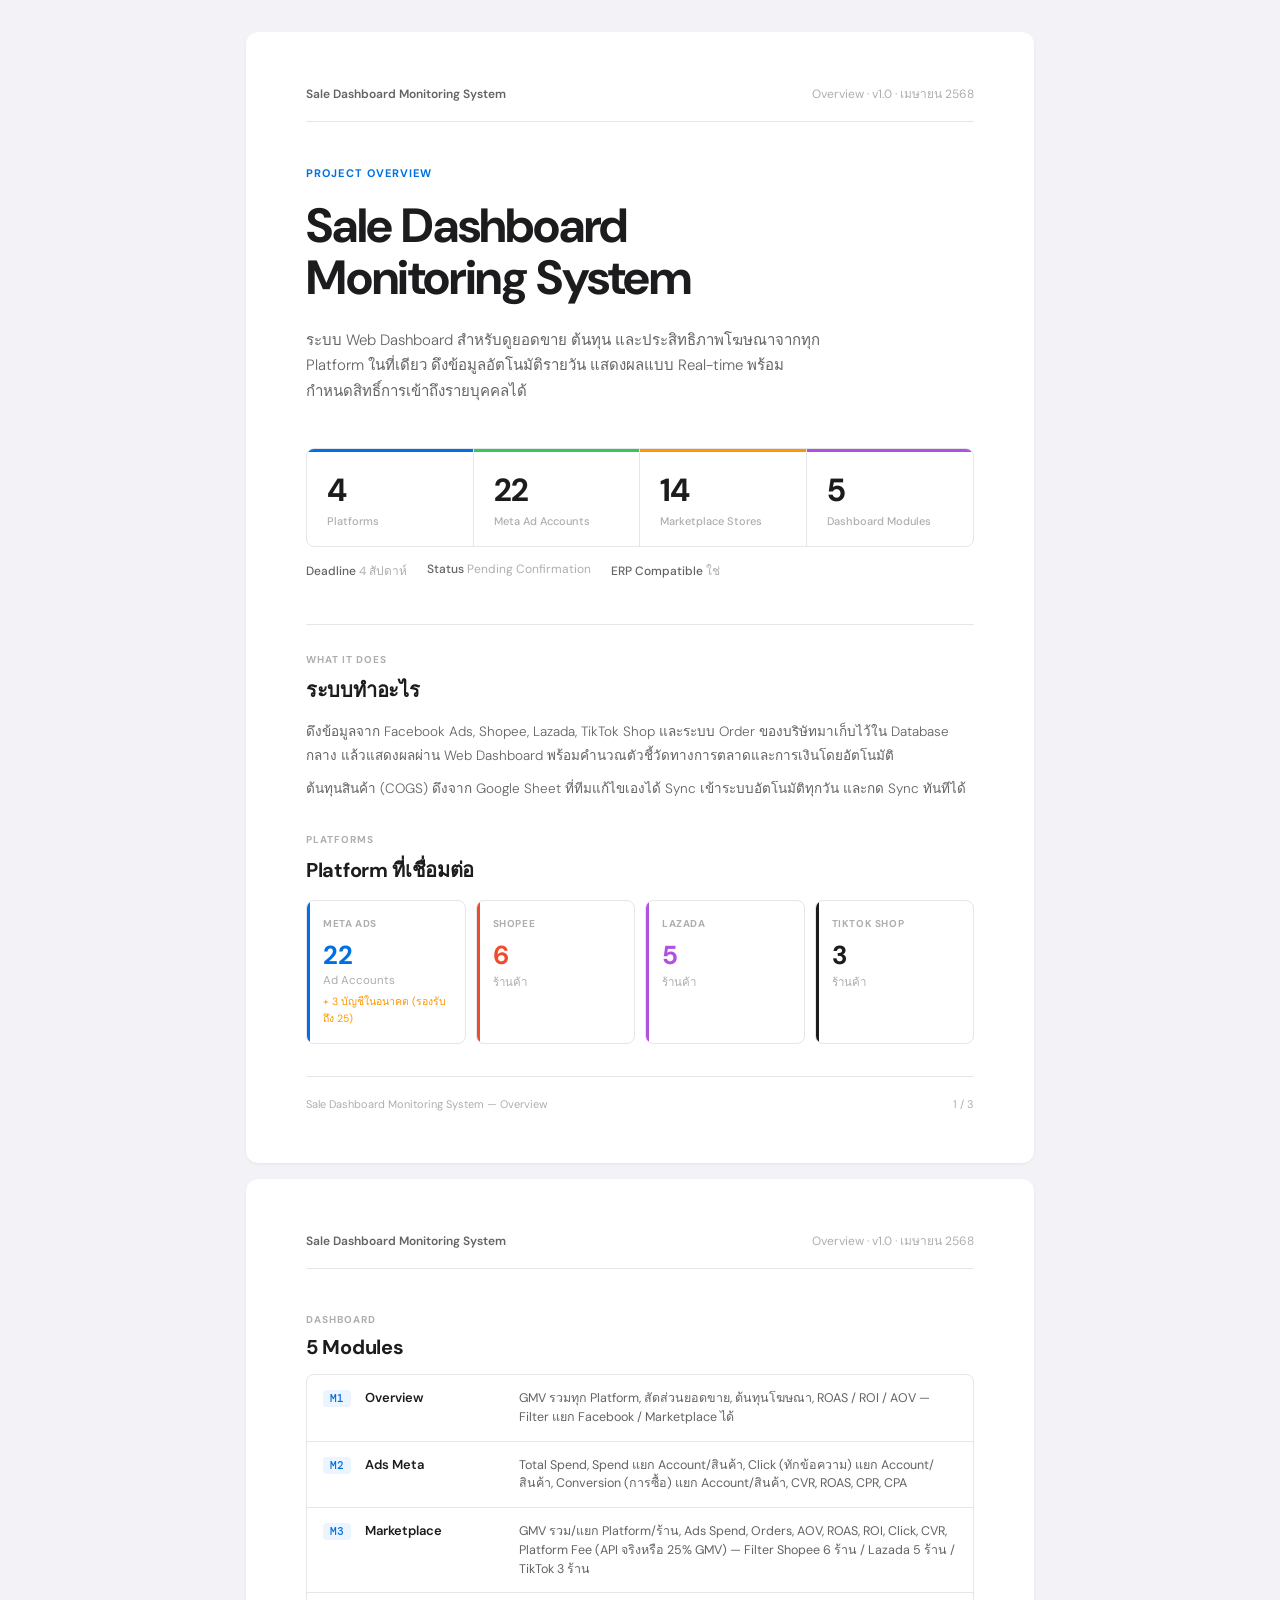
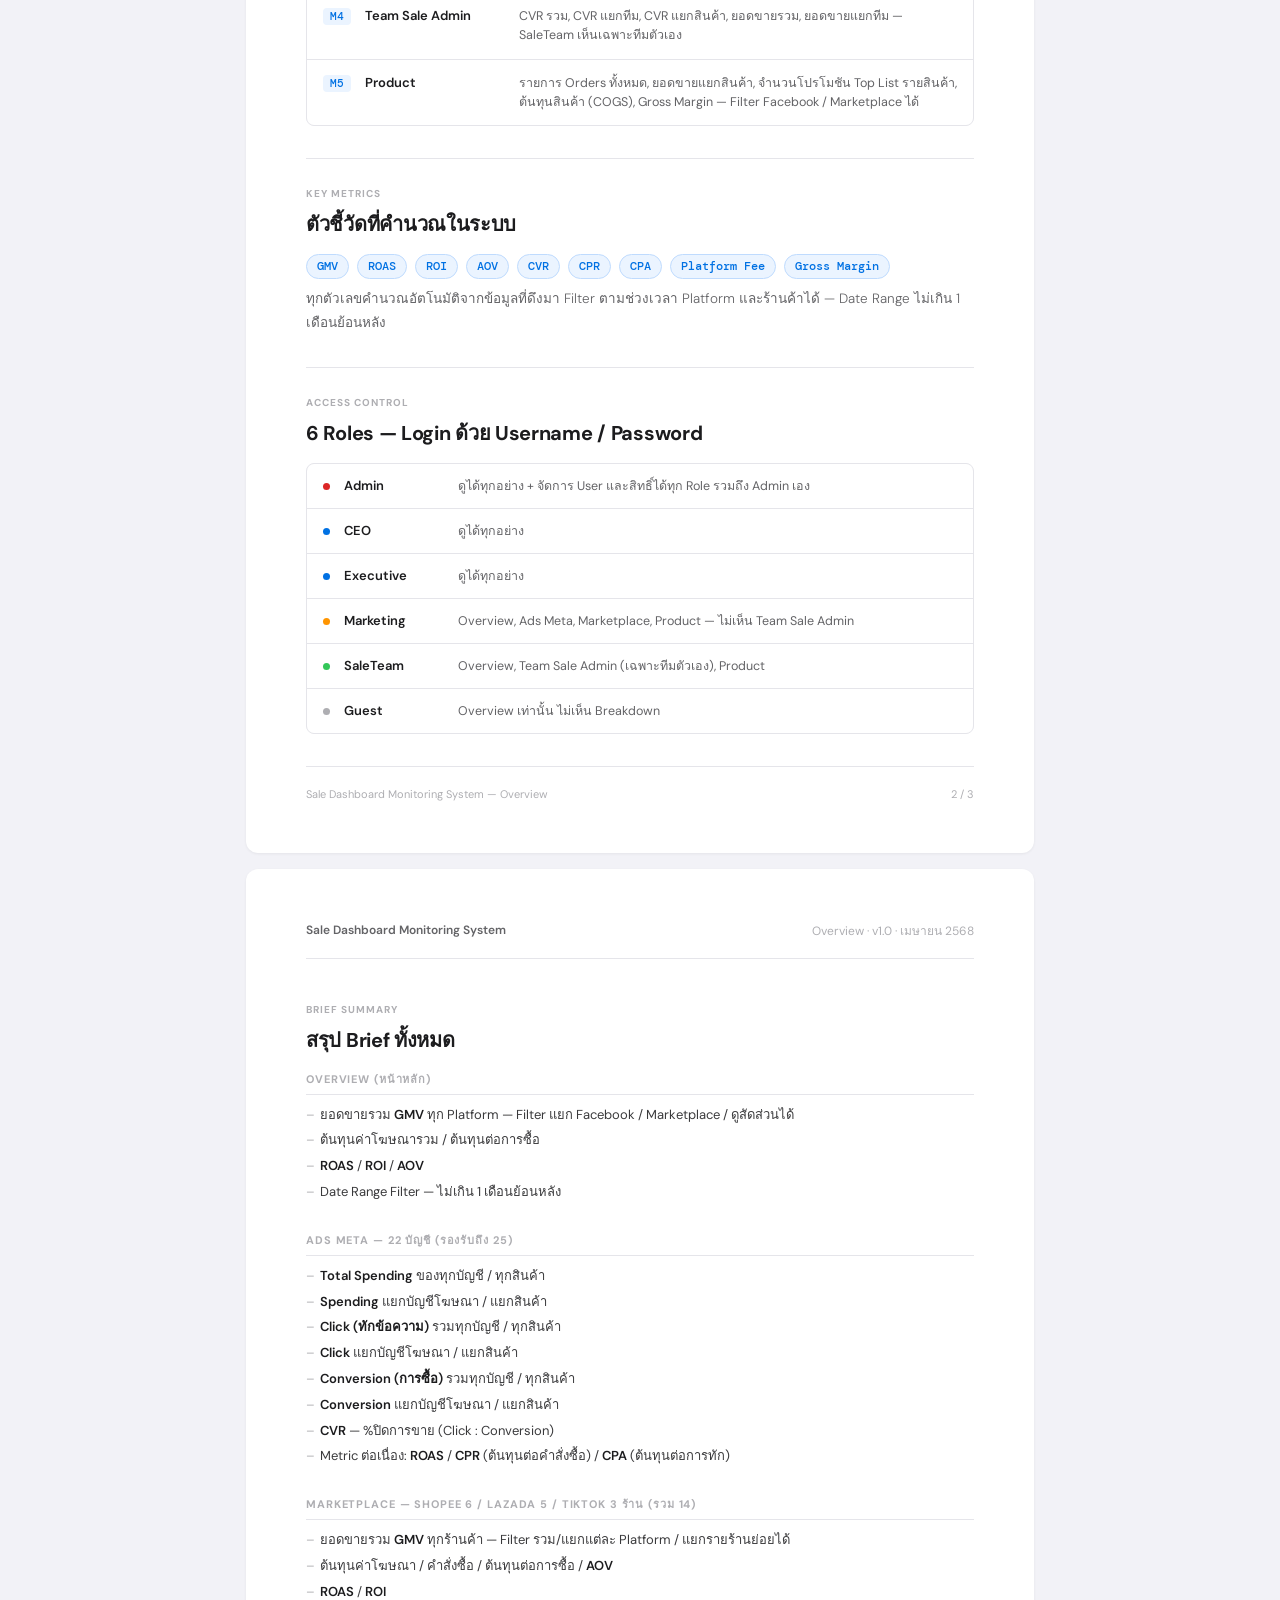
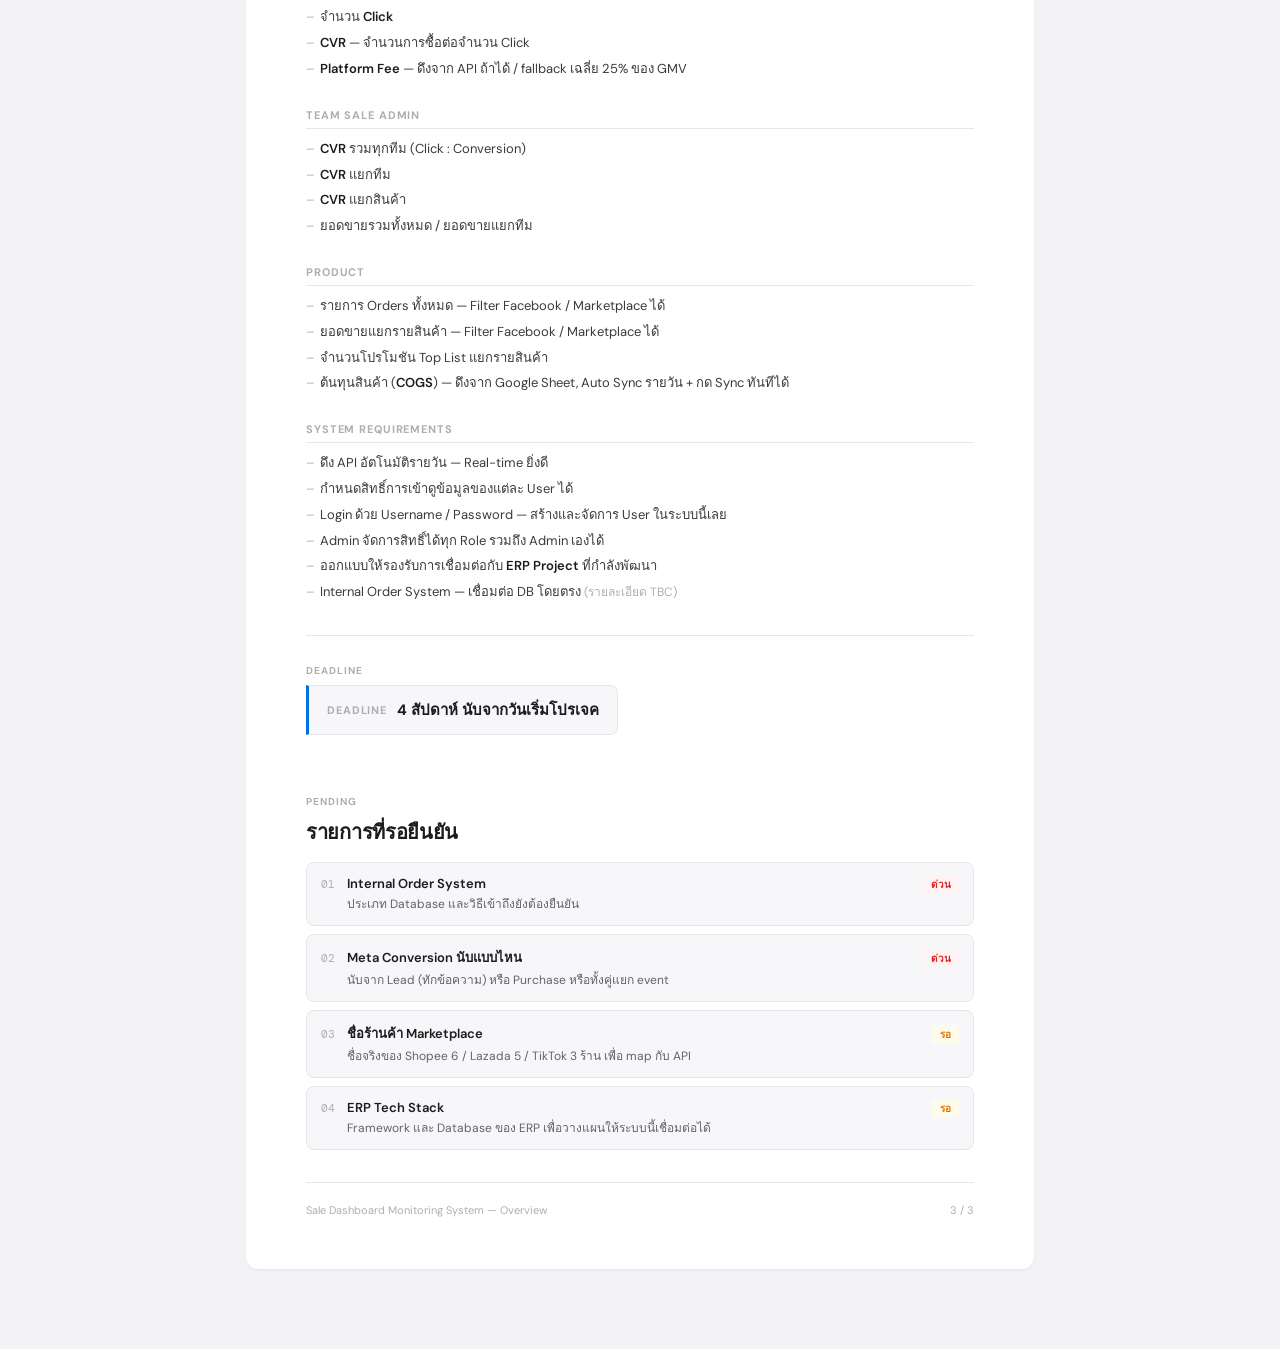
<file: 01_Sale_Dashboard_Overview_Brief.html>
<!DOCTYPE html>
<html lang="th">
<head>
<meta charset="UTF-8">
<meta name="viewport" content="width=device-width, initial-scale=1.0">
<title>Sale Dashboard Monitoring — Overview</title>
<style>
  @import url('https://fonts.googleapis.com/css2?family=DM+Sans:opsz,wght@9..40,300;9..40,400;9..40,500;9..40,600;9..40,700&family=DM+Mono:wght@400;500&display=swap');

  :root {
    --bg: #F2F2F7;
    --surface: #FFFFFF;
    --surface2: #F7F7F9;
    --border: #E5E5EA;
    --border2: #D1D1D6;
    --text1: #1C1C1E;
    --text2: #3A3A3C;
    --text3: #636366;
    --text4: #AEAEB2;
    --accent: #0071E3;
    --accent-light: #EBF4FF;
    --green: #34C759;
    --orange: #FF9500;
    --red: #FF3B30;
    --purple: #AF52DE;
    --font: 'DM Sans', -apple-system, BlinkMacSystemFont, sans-serif;
    --mono: 'DM Mono', monospace;
    --radius: 12px;
    --radius-sm: 8px;
  }

  * { margin: 0; padding: 0; box-sizing: border-box; }
  body {
    font-family: var(--font);
    background: var(--bg);
    color: var(--text1);
    -webkit-font-smoothing: antialiased;
  }

  @media print {
    body { background: white; }
    .page { box-shadow: none; margin: 0; border-radius: 0; page-break-after: always; }
    .page:last-child { page-break-after: avoid; }
    @page { margin: 0; size: A4; }
  }

  .doc {
    max-width: 820px;
    margin: 0 auto;
    padding: 32px 16px 80px;
    display: flex;
    flex-direction: column;
    gap: 16px;
  }

  .page {
    background: var(--surface);
    border-radius: var(--radius);
    box-shadow: 0 1px 3px rgba(0,0,0,0.06);
    padding: 52px 60px;
    display: flex;
    flex-direction: column;
    min-height: 1060px;
  }

  /* ── HEADER / FOOTER ── */
  .ph {
    display: flex;
    justify-content: space-between;
    align-items: center;
    padding-bottom: 18px;
    border-bottom: 1px solid var(--border);
    margin-bottom: 44px;
  }
  .ph-l { font-size: 12px; font-weight: 600; color: var(--text3); }
  .ph-r { font-size: 12px; color: var(--text4); }
  .pf {
    margin-top: auto;
    padding-top: 20px;
    border-top: 1px solid var(--border);
    display: flex;
    justify-content: space-between;
  }
  .pf span { font-size: 11px; color: var(--text4); }

  /* ── COVER ── */
  .eyebrow {
    font-size: 11px; font-weight: 700;
    letter-spacing: 0.1em; text-transform: uppercase;
    color: var(--accent); margin-bottom: 20px;
  }
  .cover-h1 {
    font-size: 48px; font-weight: 700;
    letter-spacing: -1.2px; line-height: 1.08;
    color: var(--text1); margin-bottom: 24px;
  }
  .cover-body {
    font-size: 15px; color: var(--text3);
    font-weight: 300; line-height: 1.7;
    max-width: 520px; margin-bottom: 44px;
  }

  /* ── STAT ROW ── */
  .stat-row {
    display: grid;
    grid-template-columns: repeat(4, 1fr);
    border: 1px solid var(--border);
    border-radius: var(--radius-sm);
    overflow: hidden;
    margin-bottom: 14px;
  }
  .stat-cell {
    padding: 20px 20px 18px;
    border-right: 1px solid var(--border);
    position: relative;
  }
  .stat-cell:last-child { border-right: none; }
  .stat-cell::after {
    content: ''; position: absolute;
    top: 0; left: 0; right: 0; height: 2.5px;
  }
  .stat-cell.c1::after { background: var(--accent); }
  .stat-cell.c2::after { background: var(--green); }
  .stat-cell.c3::after { background: var(--orange); }
  .stat-cell.c4::after { background: var(--purple); }
  .stat-n { font-size: 32px; font-weight: 700; letter-spacing: -0.8px; color: var(--text1); margin-bottom: 3px; }
  .stat-k { font-size: 11px; color: var(--text4); font-weight: 500; }

  /* ── META ROW ── */
  .meta-row {
    display: flex; gap: 20px;
    font-size: 12px; color: var(--text4); margin-bottom: 44px;
  }
  .meta-item b { color: var(--text3); font-weight: 500; }

  /* ── SECTION ── */
  .sec { margin-bottom: 32px; }
  .sec-label {
    font-size: 10px; font-weight: 700;
    text-transform: uppercase; letter-spacing: 0.1em;
    color: var(--text4); margin-bottom: 8px;
  }
  .sec-title {
    font-size: 20px; font-weight: 700;
    color: var(--text1); letter-spacing: -0.3px; margin-bottom: 14px;
  }
  .sec-body {
    font-size: 13.5px; color: var(--text3);
    line-height: 1.75; font-weight: 300;
  }
  .sec-body p { margin-bottom: 10px; }
  .sec-body p:last-child { margin-bottom: 0; }

  .div { height: 1px; background: var(--border); margin: 28px 0; }

  /* ── PLATFORM GRID ── */
  .platform-grid {
    display: grid; grid-template-columns: repeat(4, 1fr);
    gap: 10px; margin-bottom: 8px;
  }
  .plat-card {
    border: 1px solid var(--border);
    border-radius: var(--radius-sm);
    padding: 16px; position: relative; overflow: hidden;
  }
  .plat-card::before {
    content: ''; position: absolute;
    left: 0; top: 0; bottom: 0; width: 3px;
  }
  .plat-card.meta::before { background: var(--accent); }
  .plat-card.sp::before   { background: #EE4D2D; }
  .plat-card.lz::before   { background: var(--purple); }
  .plat-card.tt::before   { background: var(--text1); }
  .plat-name { font-size: 10px; font-weight: 700; text-transform: uppercase; letter-spacing: 0.06em; color: var(--text4); margin-bottom: 8px; }
  .plat-num  { font-size: 26px; font-weight: 700; letter-spacing: -0.5px; margin-bottom: 1px; }
  .plat-card.meta .plat-num { color: var(--accent); }
  .plat-card.sp .plat-num   { color: #EE4D2D; }
  .plat-card.lz .plat-num   { color: var(--purple); }
  .plat-card.tt .plat-num   { color: var(--text1); }
  .plat-sub  { font-size: 11.5px; color: var(--text4); }
  .plat-note { font-size: 10.5px; color: var(--orange); margin-top: 5px; }

  /* ── MODULE LIST ── */
  .mod-list {
    display: flex; flex-direction: column; gap: 1px;
    background: var(--border); border: 1px solid var(--border);
    border-radius: var(--radius-sm); overflow: hidden;
  }
  .mod-row {
    display: flex; align-items: baseline; gap: 14px;
    background: var(--surface); padding: 14px 16px;
  }
  .mod-n {
    font-family: var(--mono); font-size: 10.5px;
    color: var(--accent); background: var(--accent-light);
    padding: 2px 7px; border-radius: 4px;
    flex-shrink: 0; font-weight: 500;
  }
  .mod-title { font-size: 13px; font-weight: 600; color: var(--text1); min-width: 140px; }
  .mod-desc  { font-size: 12.5px; color: var(--text3); line-height: 1.5; }

  /* ── ROLE LIST ── */
  .role-list {
    display: flex; flex-direction: column; gap: 1px;
    background: var(--border); border: 1px solid var(--border);
    border-radius: var(--radius-sm); overflow: hidden;
  }
  .role-row {
    display: flex; align-items: baseline; gap: 14px;
    background: var(--surface); padding: 12px 16px;
  }
  .role-dot { width: 7px; height: 7px; border-radius: 50%; flex-shrink: 0; margin-top: 5px; }
  .role-name { font-size: 13px; font-weight: 600; color: var(--text1); min-width: 100px; }
  .role-scope { font-size: 12.5px; color: var(--text3); }

  /* ── KPI ROW ── */
  .kpi-row { display: flex; flex-wrap: wrap; gap: 8px; margin-bottom: 8px; }
  .kpi-chip {
    font-family: var(--mono); font-size: 11.5px; font-weight: 500;
    color: var(--accent); background: var(--accent-light);
    border: 1px solid #BFDBFE; padding: 4px 10px; border-radius: 20px;
  }

  /* ── OPEN ITEMS ── */
  .open-list { display: flex; flex-direction: column; gap: 8px; }
  .open-item {
    display: flex; gap: 12px; align-items: baseline;
    padding: 12px 14px;
    background: var(--surface2); border: 1px solid var(--border);
    border-radius: var(--radius-sm);
  }
  .open-n { font-family: var(--mono); font-size: 11px; color: var(--text4); flex-shrink: 0; }
  .open-title { font-size: 13px; font-weight: 600; color: var(--text1); margin-bottom: 2px; }
  .open-desc  { font-size: 12px; color: var(--text3); }
  .pri {
    margin-left: auto; font-size: 10px; font-weight: 700;
    padding: 2px 8px; border-radius: 4px; white-space: nowrap; flex-shrink: 0;
  }
  .pri.h { background: #FEF2F2; color: #DC2626; }
  .pri.m { background: #FFFBEB; color: #D97706; }

  /* ── BRIEF BULLETS ── */
  .brief-section { margin-bottom: 28px; }
  .brief-section-title {
    font-size: 11px; font-weight: 700;
    text-transform: uppercase; letter-spacing: 0.08em;
    color: var(--text4); margin-bottom: 10px;
    padding-bottom: 6px; border-bottom: 1px solid var(--border);
  }
  .brief-list { list-style: none; display: flex; flex-direction: column; gap: 5px; }
  .brief-list li {
    font-size: 13px; color: var(--text2);
    line-height: 1.6; padding-left: 14px; position: relative;
  }
  .brief-list li::before {
    content: '–'; position: absolute; left: 0; color: var(--text4);
  }
  .brief-list li b { color: var(--text1); font-weight: 600; }
  .brief-list li span.dim { color: var(--text4); font-size: 12px; }

  /* ── DEADLINE CHIP ── */
  .deadline-block {
    display: inline-flex; align-items: center; gap: 10px;
    background: var(--surface2); border: 1px solid var(--border);
    border-left: 3px solid var(--accent);
    border-radius: 0 var(--radius-sm) var(--radius-sm) 0;
    padding: 12px 18px; margin-bottom: 28px;
  }
  .deadline-label { font-size: 11px; font-weight: 700; text-transform: uppercase; letter-spacing: 0.08em; color: var(--text4); }
  .deadline-val   { font-size: 15px; font-weight: 700; color: var(--text1); }

</style>
</head>
<body>
<div class="doc">

<!-- ══════════════════════════════════
     PAGE 1 — COVER
══════════════════════════════════ -->
<div class="page">
  <div class="ph">
    <span class="ph-l">Sale Dashboard Monitoring System</span>
    <span class="ph-r">Overview · v1.0 · เมษายน 2568</span>
  </div>

  <div style="flex:1">
    <div class="eyebrow">Project Overview</div>
    <div class="cover-h1">Sale Dashboard<br>Monitoring System</div>
    <div class="cover-body">
      ระบบ Web Dashboard สำหรับดูยอดขาย ต้นทุน และประสิทธิภาพโฆษณาจากทุก Platform ในที่เดียว ดึงข้อมูลอัตโนมัติรายวัน แสดงผลแบบ Real-time พร้อมกำหนดสิทธิ์การเข้าถึงรายบุคคลได้
    </div>

    <div class="stat-row">
      <div class="stat-cell c1"><div class="stat-n">4</div><div class="stat-k">Platforms</div></div>
      <div class="stat-cell c2"><div class="stat-n">22</div><div class="stat-k">Meta Ad Accounts</div></div>
      <div class="stat-cell c3"><div class="stat-n">14</div><div class="stat-k">Marketplace Stores</div></div>
      <div class="stat-cell c4"><div class="stat-n">5</div><div class="stat-k">Dashboard Modules</div></div>
    </div>

    <div class="meta-row">
      <div class="meta-item"><b>Deadline</b> 4 สัปดาห์</div>
      <div class="meta-item"><b>Status</b> Pending Confirmation</div>
      <div class="meta-item"><b>ERP Compatible</b> ใช่</div>
    </div>

    <div class="div"></div>

    <div class="sec">
      <div class="sec-label">What it does</div>
      <div class="sec-title">ระบบทำอะไร</div>
      <div class="sec-body">
        <p>ดึงข้อมูลจาก Facebook Ads, Shopee, Lazada, TikTok Shop และระบบ Order ของบริษัทมาเก็บไว้ใน Database กลาง แล้วแสดงผลผ่าน Web Dashboard พร้อมคำนวณตัวชี้วัดทางการตลาดและการเงินโดยอัตโนมัติ</p>
        <p>ต้นทุนสินค้า (COGS) ดึงจาก Google Sheet ที่ทีมแก้ไขเองได้ Sync เข้าระบบอัตโนมัติทุกวัน และกด Sync ทันทีได้</p>
      </div>
    </div>

    <div class="sec">
      <div class="sec-label">Platforms</div>
      <div class="sec-title">Platform ที่เชื่อมต่อ</div>
      <div class="platform-grid">
        <div class="plat-card meta">
          <div class="plat-name">Meta Ads</div>
          <div class="plat-num">22</div>
          <div class="plat-sub">Ad Accounts</div>
          <div class="plat-note">+ 3 บัญชีในอนาคต (รองรับถึง 25)</div>
        </div>
        <div class="plat-card sp">
          <div class="plat-name">Shopee</div>
          <div class="plat-num">6</div>
          <div class="plat-sub">ร้านค้า</div>
        </div>
        <div class="plat-card lz">
          <div class="plat-name">Lazada</div>
          <div class="plat-num">5</div>
          <div class="plat-sub">ร้านค้า</div>
        </div>
        <div class="plat-card tt">
          <div class="plat-name">TikTok Shop</div>
          <div class="plat-num">3</div>
          <div class="plat-sub">ร้านค้า</div>
        </div>
      </div>
    </div>
  </div>

  <div class="pf">
    <span>Sale Dashboard Monitoring System — Overview</span>
    <span>1 / 3</span>
  </div>
</div>

<!-- ══════════════════════════════════
     PAGE 2 — MODULES & ROLES
══════════════════════════════════ -->
<div class="page">
  <div class="ph">
    <span class="ph-l">Sale Dashboard Monitoring System</span>
    <span class="ph-r">Overview · v1.0 · เมษายน 2568</span>
  </div>

  <div style="flex:1">

    <div class="sec">
      <div class="sec-label">Dashboard</div>
      <div class="sec-title">5 Modules</div>
      <div class="mod-list">
        <div class="mod-row">
          <span class="mod-n">M1</span>
          <span class="mod-title">Overview</span>
          <span class="mod-desc">GMV รวมทุก Platform, สัดส่วนยอดขาย, ต้นทุนโฆษณา, ROAS / ROI / AOV — Filter แยก Facebook / Marketplace ได้</span>
        </div>
        <div class="mod-row">
          <span class="mod-n">M2</span>
          <span class="mod-title">Ads Meta</span>
          <span class="mod-desc">Total Spend, Spend แยก Account/สินค้า, Click (ทักข้อความ) แยก Account/สินค้า, Conversion (การซื้อ) แยก Account/สินค้า, CVR, ROAS, CPR, CPA</span>
        </div>
        <div class="mod-row">
          <span class="mod-n">M3</span>
          <span class="mod-title">Marketplace</span>
          <span class="mod-desc">GMV รวม/แยก Platform/ร้าน, Ads Spend, Orders, AOV, ROAS, ROI, Click, CVR, Platform Fee (API จริงหรือ 25% GMV) — Filter Shopee 6 ร้าน / Lazada 5 ร้าน / TikTok 3 ร้าน</span>
        </div>
        <div class="mod-row">
          <span class="mod-n">M4</span>
          <span class="mod-title">Team Sale Admin</span>
          <span class="mod-desc">CVR รวม, CVR แยกทีม, CVR แยกสินค้า, ยอดขายรวม, ยอดขายแยกทีม — SaleTeam เห็นเฉพาะทีมตัวเอง</span>
        </div>
        <div class="mod-row">
          <span class="mod-n">M5</span>
          <span class="mod-title">Product</span>
          <span class="mod-desc">รายการ Orders ทั้งหมด, ยอดขายแยกสินค้า, จำนวนโปรโมชัน Top List รายสินค้า, ต้นทุนสินค้า (COGS), Gross Margin — Filter Facebook / Marketplace ได้</span>
        </div>
      </div>
    </div>

    <div class="div"></div>

    <div class="sec">
      <div class="sec-label">Key Metrics</div>
      <div class="sec-title">ตัวชี้วัดที่คำนวณในระบบ</div>
      <div class="kpi-row">
        <span class="kpi-chip">GMV</span>
        <span class="kpi-chip">ROAS</span>
        <span class="kpi-chip">ROI</span>
        <span class="kpi-chip">AOV</span>
        <span class="kpi-chip">CVR</span>
        <span class="kpi-chip">CPR</span>
        <span class="kpi-chip">CPA</span>
        <span class="kpi-chip">Platform Fee</span>
        <span class="kpi-chip">Gross Margin</span>
      </div>
      <div class="sec-body">
        <p>ทุกตัวเลขคำนวณอัตโนมัติจากข้อมูลที่ดึงมา Filter ตามช่วงเวลา Platform และร้านค้าได้ — Date Range ไม่เกิน 1 เดือนย้อนหลัง</p>
      </div>
    </div>

    <div class="div"></div>

    <div class="sec">
      <div class="sec-label">Access Control</div>
      <div class="sec-title">6 Roles — Login ด้วย Username / Password</div>
      <div class="role-list">
        <div class="role-row">
          <div class="role-dot" style="background:#DC2626"></div>
          <div class="role-name">Admin</div>
          <div class="role-scope">ดูได้ทุกอย่าง + จัดการ User และสิทธิ์ได้ทุก Role รวมถึง Admin เอง</div>
        </div>
        <div class="role-row">
          <div class="role-dot" style="background:#0071E3"></div>
          <div class="role-name">CEO</div>
          <div class="role-scope">ดูได้ทุกอย่าง</div>
        </div>
        <div class="role-row">
          <div class="role-dot" style="background:#0071E3"></div>
          <div class="role-name">Executive</div>
          <div class="role-scope">ดูได้ทุกอย่าง</div>
        </div>
        <div class="role-row">
          <div class="role-dot" style="background:#FF9500"></div>
          <div class="role-name">Marketing</div>
          <div class="role-scope">Overview, Ads Meta, Marketplace, Product — ไม่เห็น Team Sale Admin</div>
        </div>
        <div class="role-row">
          <div class="role-dot" style="background:#34C759"></div>
          <div class="role-name">SaleTeam</div>
          <div class="role-scope">Overview, Team Sale Admin (เฉพาะทีมตัวเอง), Product</div>
        </div>
        <div class="role-row">
          <div class="role-dot" style="background:#AEAEB2"></div>
          <div class="role-name">Guest</div>
          <div class="role-scope">Overview เท่านั้น ไม่เห็น Breakdown</div>
        </div>
      </div>
    </div>

  </div>

  <div class="pf">
    <span>Sale Dashboard Monitoring System — Overview</span>
    <span>2 / 3</span>
  </div>
</div>

<!-- ══════════════════════════════════
     PAGE 3 — FULL BRIEF + OPEN ITEMS
══════════════════════════════════ -->
<div class="page">
  <div class="ph">
    <span class="ph-l">Sale Dashboard Monitoring System</span>
    <span class="ph-r">Overview · v1.0 · เมษายน 2568</span>
  </div>

  <div style="flex:1">

    <div class="sec">
      <div class="sec-label">Brief Summary</div>
      <div class="sec-title">สรุป Brief ทั้งหมด</div>

      <!-- OVERVIEW -->
      <div class="brief-section">
        <div class="brief-section-title">Overview (หน้าหลัก)</div>
        <ul class="brief-list">
          <li>ยอดขายรวม <b>GMV</b> ทุก Platform — Filter แยก Facebook / Marketplace / ดูสัดส่วนได้</li>
          <li>ต้นทุนค่าโฆษณารวม / ต้นทุนต่อการซื้อ</li>
          <li><b>ROAS</b> / <b>ROI</b> / <b>AOV</b></li>
          <li>Date Range Filter — ไม่เกิน 1 เดือนย้อนหลัง</li>
        </ul>
      </div>

      <!-- ADS META -->
      <div class="brief-section">
        <div class="brief-section-title">Ads Meta — 22 บัญชี (รองรับถึง 25)</div>
        <ul class="brief-list">
          <li><b>Total Spending</b> ของทุกบัญชี / ทุกสินค้า</li>
          <li><b>Spending</b> แยกบัญชีโฆษณา / แยกสินค้า</li>
          <li><b>Click (ทักข้อความ)</b> รวมทุกบัญชี / ทุกสินค้า</li>
          <li><b>Click</b> แยกบัญชีโฆษณา / แยกสินค้า</li>
          <li><b>Conversion (การซื้อ)</b> รวมทุกบัญชี / ทุกสินค้า</li>
          <li><b>Conversion</b> แยกบัญชีโฆษณา / แยกสินค้า</li>
          <li><b>CVR</b> — %ปิดการขาย (Click : Conversion)</li>
          <li>Metric ต่อเนื่อง: <b>ROAS</b> / <b>CPR</b> (ต้นทุนต่อคำสั่งซื้อ) / <b>CPA</b> (ต้นทุนต่อการทัก)</li>
        </ul>
      </div>

      <!-- MARKETPLACE -->
      <div class="brief-section">
        <div class="brief-section-title">Marketplace — Shopee 6 / Lazada 5 / TikTok 3 ร้าน (รวม 14)</div>
        <ul class="brief-list">
          <li>ยอดขายรวม <b>GMV</b> ทุกร้านค้า — Filter รวม/แยกแต่ละ Platform / แยกรายร้านย่อยได้</li>
          <li>ต้นทุนค่าโฆษณา / คำสั่งซื้อ / ต้นทุนต่อการซื้อ / <b>AOV</b></li>
          <li><b>ROAS</b> / <b>ROI</b></li>
          <li>จำนวน <b>Click</b></li>
          <li><b>CVR</b> — จำนวนการซื้อต่อจำนวน Click</li>
          <li><b>Platform Fee</b> — ดึงจาก API ถ้าได้ / fallback เฉลี่ย 25% ของ GMV</li>
        </ul>
      </div>

      <!-- TEAM SALE -->
      <div class="brief-section">
        <div class="brief-section-title">Team Sale Admin</div>
        <ul class="brief-list">
          <li><b>CVR</b> รวมทุกทีม (Click : Conversion)</li>
          <li><b>CVR</b> แยกทีม</li>
          <li><b>CVR</b> แยกสินค้า</li>
          <li>ยอดขายรวมทั้งหมด / ยอดขายแยกทีม</li>
        </ul>
      </div>

      <!-- PRODUCT -->
      <div class="brief-section">
        <div class="brief-section-title">Product</div>
        <ul class="brief-list">
          <li>รายการ Orders ทั้งหมด — Filter Facebook / Marketplace ได้</li>
          <li>ยอดขายแยกรายสินค้า — Filter Facebook / Marketplace ได้</li>
          <li>จำนวนโปรโมชัน Top List แยกรายสินค้า</li>
          <li>ต้นทุนสินค้า (<b>COGS</b>) — ดึงจาก Google Sheet, Auto Sync รายวัน + กด Sync ทันทีได้</li>
        </ul>
      </div>

      <!-- SYSTEM -->
      <div class="brief-section">
        <div class="brief-section-title">System Requirements</div>
        <ul class="brief-list">
          <li>ดึง API อัตโนมัติรายวัน — Real-time ยิ่งดี</li>
          <li>กำหนดสิทธิ์การเข้าดูข้อมูลของแต่ละ User ได้</li>
          <li>Login ด้วย Username / Password — สร้างและจัดการ User ในระบบนี้เลย</li>
          <li>Admin จัดการสิทธิ์ได้ทุก Role รวมถึง Admin เองได้</li>
          <li>ออกแบบให้รองรับการเชื่อมต่อกับ <b>ERP Project</b> ที่กำลังพัฒนา</li>
          <li>Internal Order System — เชื่อมต่อ DB โดยตรง <span class="dim">(รายละเอียด TBC)</span></li>
        </ul>
      </div>

    </div>

    <div class="div"></div>

    <div class="sec">
      <div class="sec-label">Deadline</div>
      <div class="deadline-block">
        <span class="deadline-label">Deadline</span>
        <span class="deadline-val">4 สัปดาห์ นับจากวันเริ่มโปรเจค</span>
      </div>
    </div>

    <div class="sec">
      <div class="sec-label">Pending</div>
      <div class="sec-title">รายการที่รอยืนยัน</div>
      <div class="open-list">
        <div class="open-item">
          <div class="open-n">01</div>
          <div class="open-body">
            <div class="open-title">Internal Order System</div>
            <div class="open-desc">ประเภท Database และวิธีเข้าถึงยังต้องยืนยัน</div>
          </div>
          <span class="pri h">ด่วน</span>
        </div>
        <div class="open-item">
          <div class="open-n">02</div>
          <div class="open-body">
            <div class="open-title">Meta Conversion นับแบบไหน</div>
            <div class="open-desc">นับจาก Lead (ทักข้อความ) หรือ Purchase หรือทั้งคู่แยก event</div>
          </div>
          <span class="pri h">ด่วน</span>
        </div>
        <div class="open-item">
          <div class="open-n">03</div>
          <div class="open-body">
            <div class="open-title">ชื่อร้านค้า Marketplace</div>
            <div class="open-desc">ชื่อจริงของ Shopee 6 / Lazada 5 / TikTok 3 ร้าน เพื่อ map กับ API</div>
          </div>
          <span class="pri m">รอ</span>
        </div>
        <div class="open-item">
          <div class="open-n">04</div>
          <div class="open-body">
            <div class="open-title">ERP Tech Stack</div>
            <div class="open-desc">Framework และ Database ของ ERP เพื่อวางแผนให้ระบบนี้เชื่อมต่อได้</div>
          </div>
          <span class="pri m">รอ</span>
        </div>
      </div>
    </div>

  </div>

  <div class="pf">
    <span>Sale Dashboard Monitoring System — Overview</span>
    <span>3 / 3</span>
  </div>
</div>

</div>
</body>
</html>
</file>
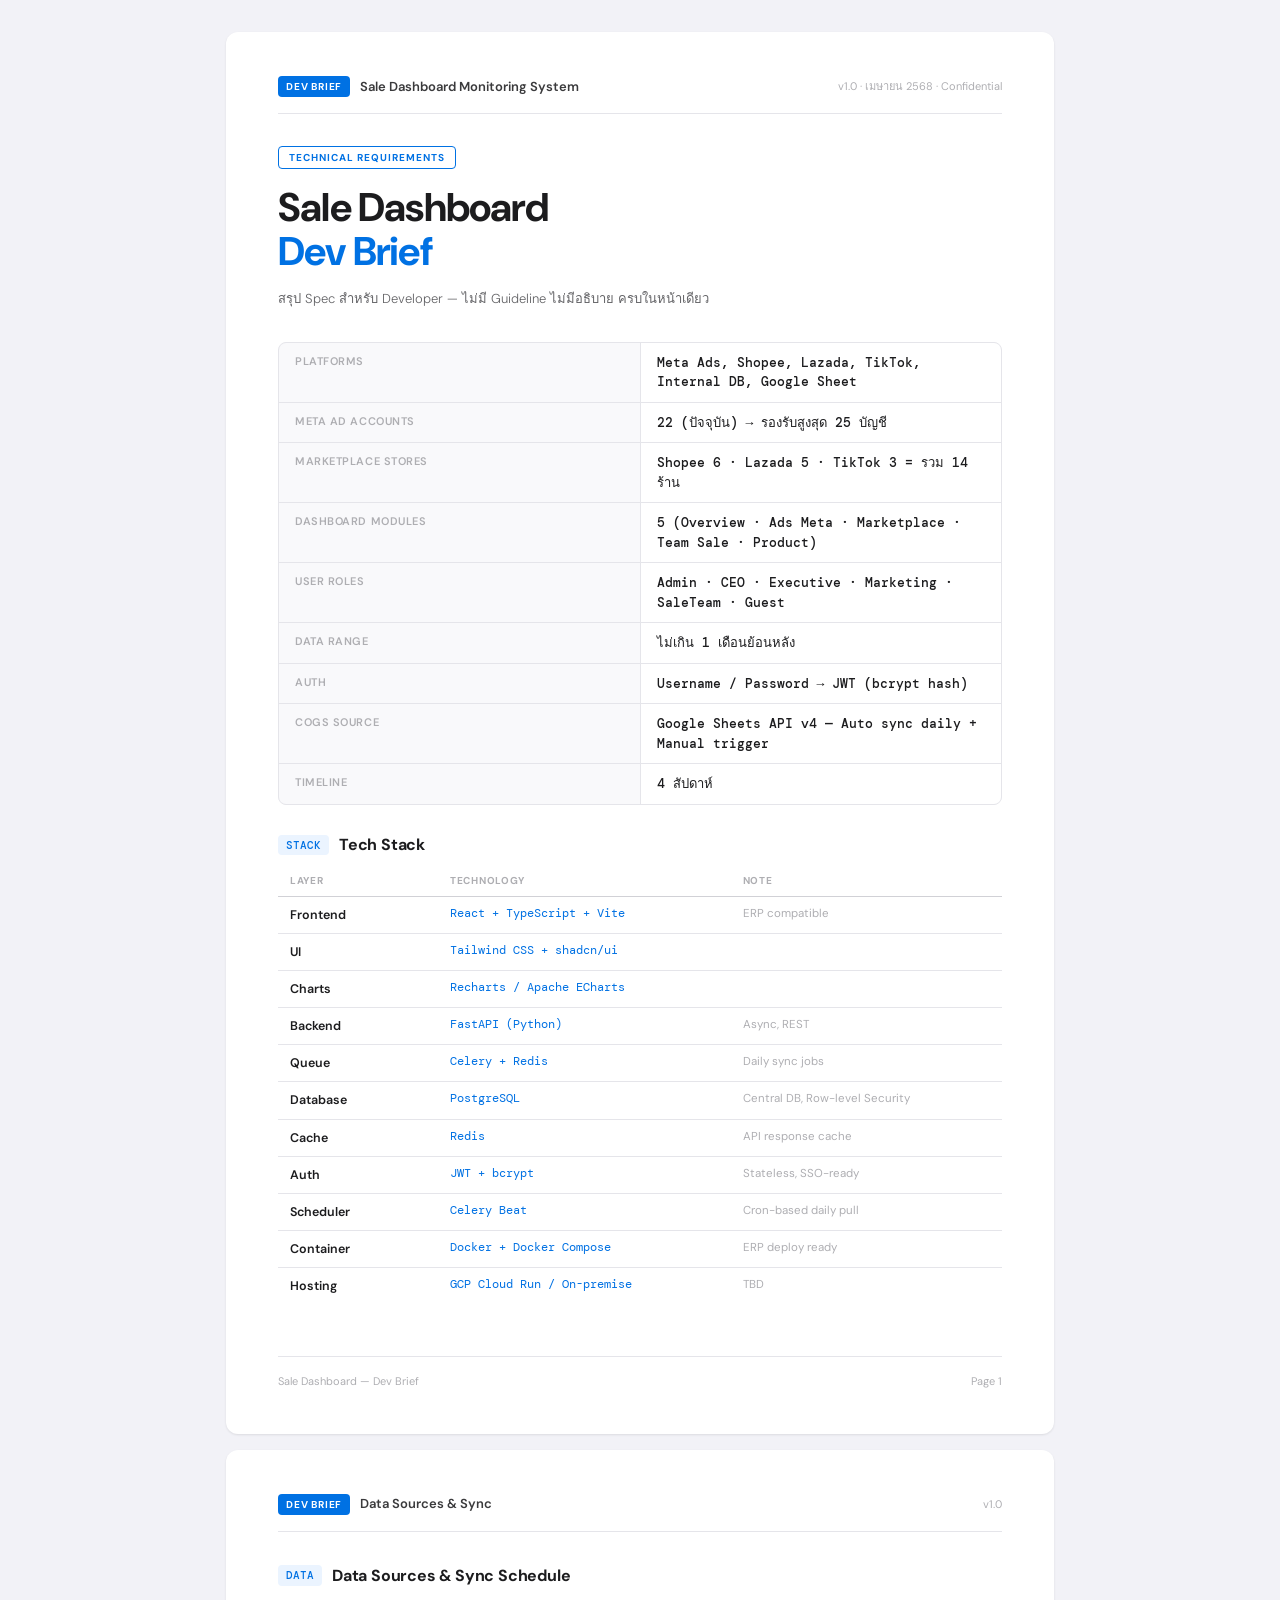
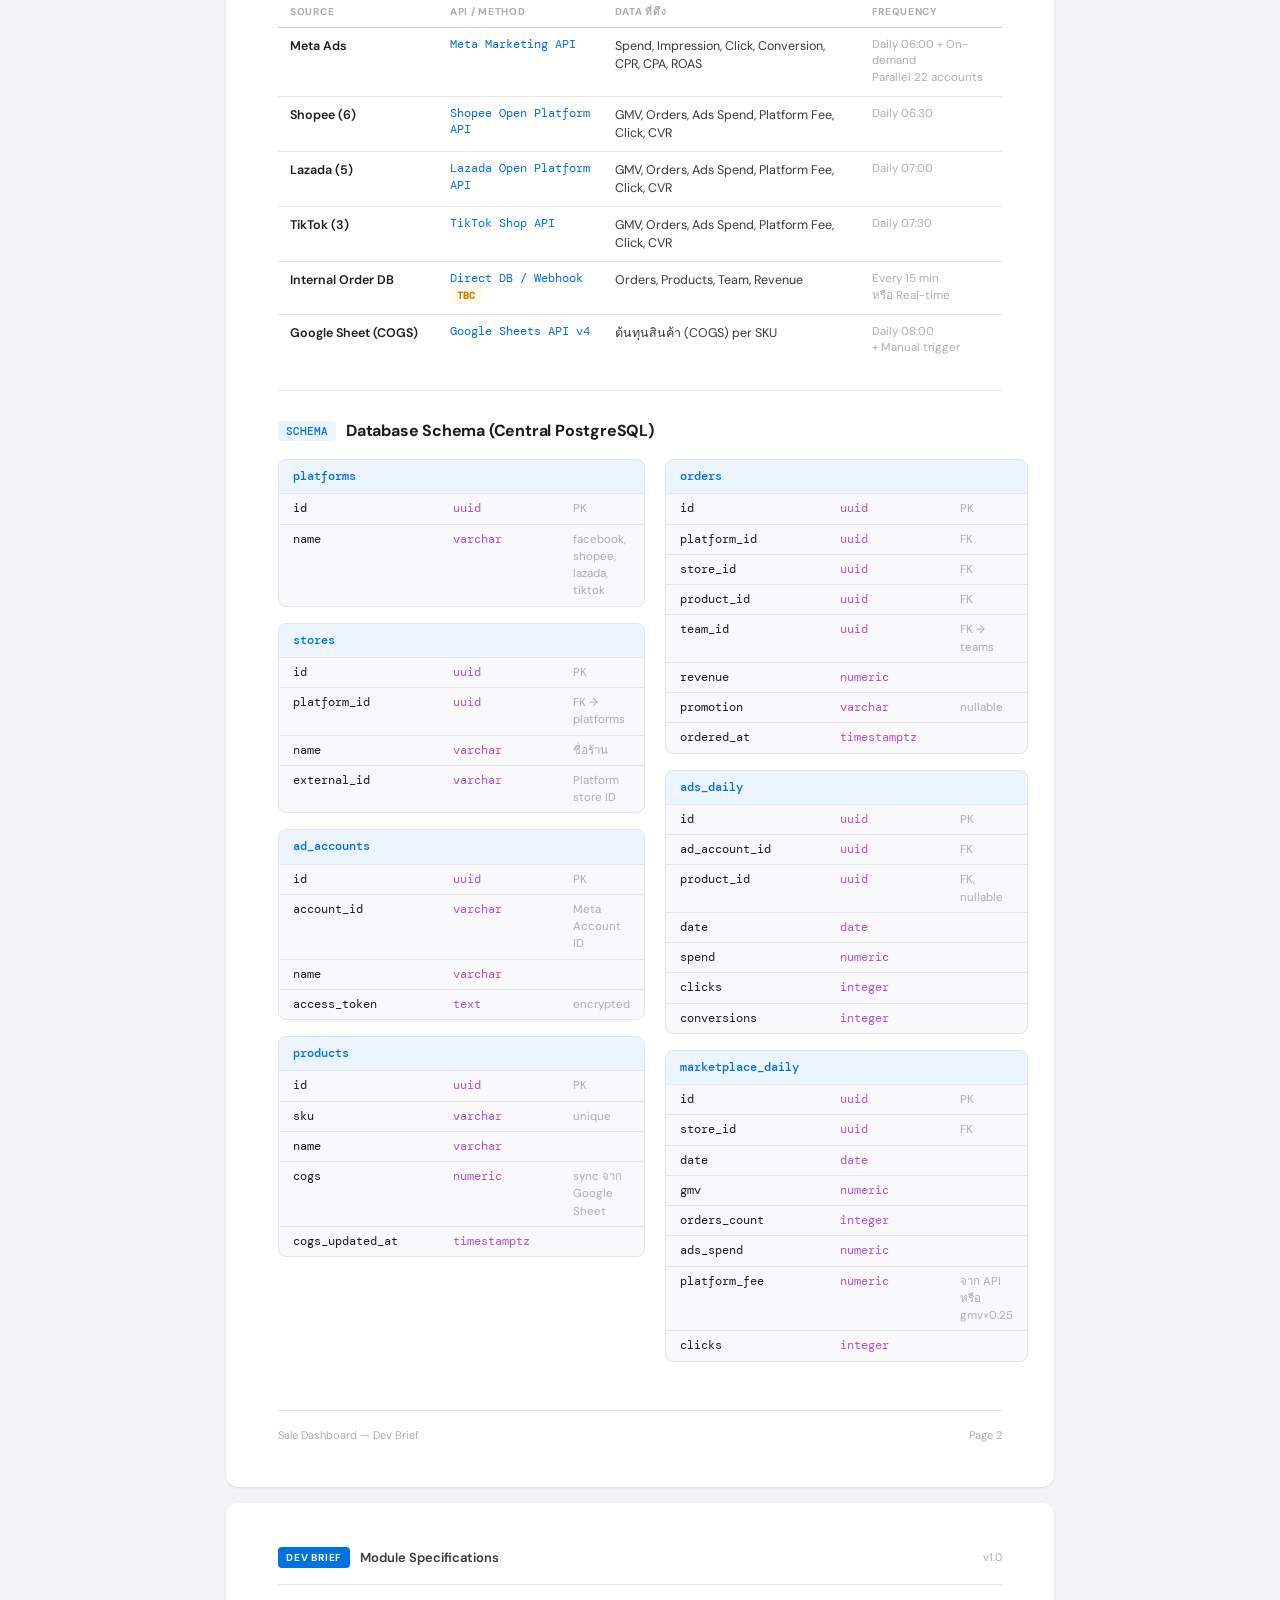
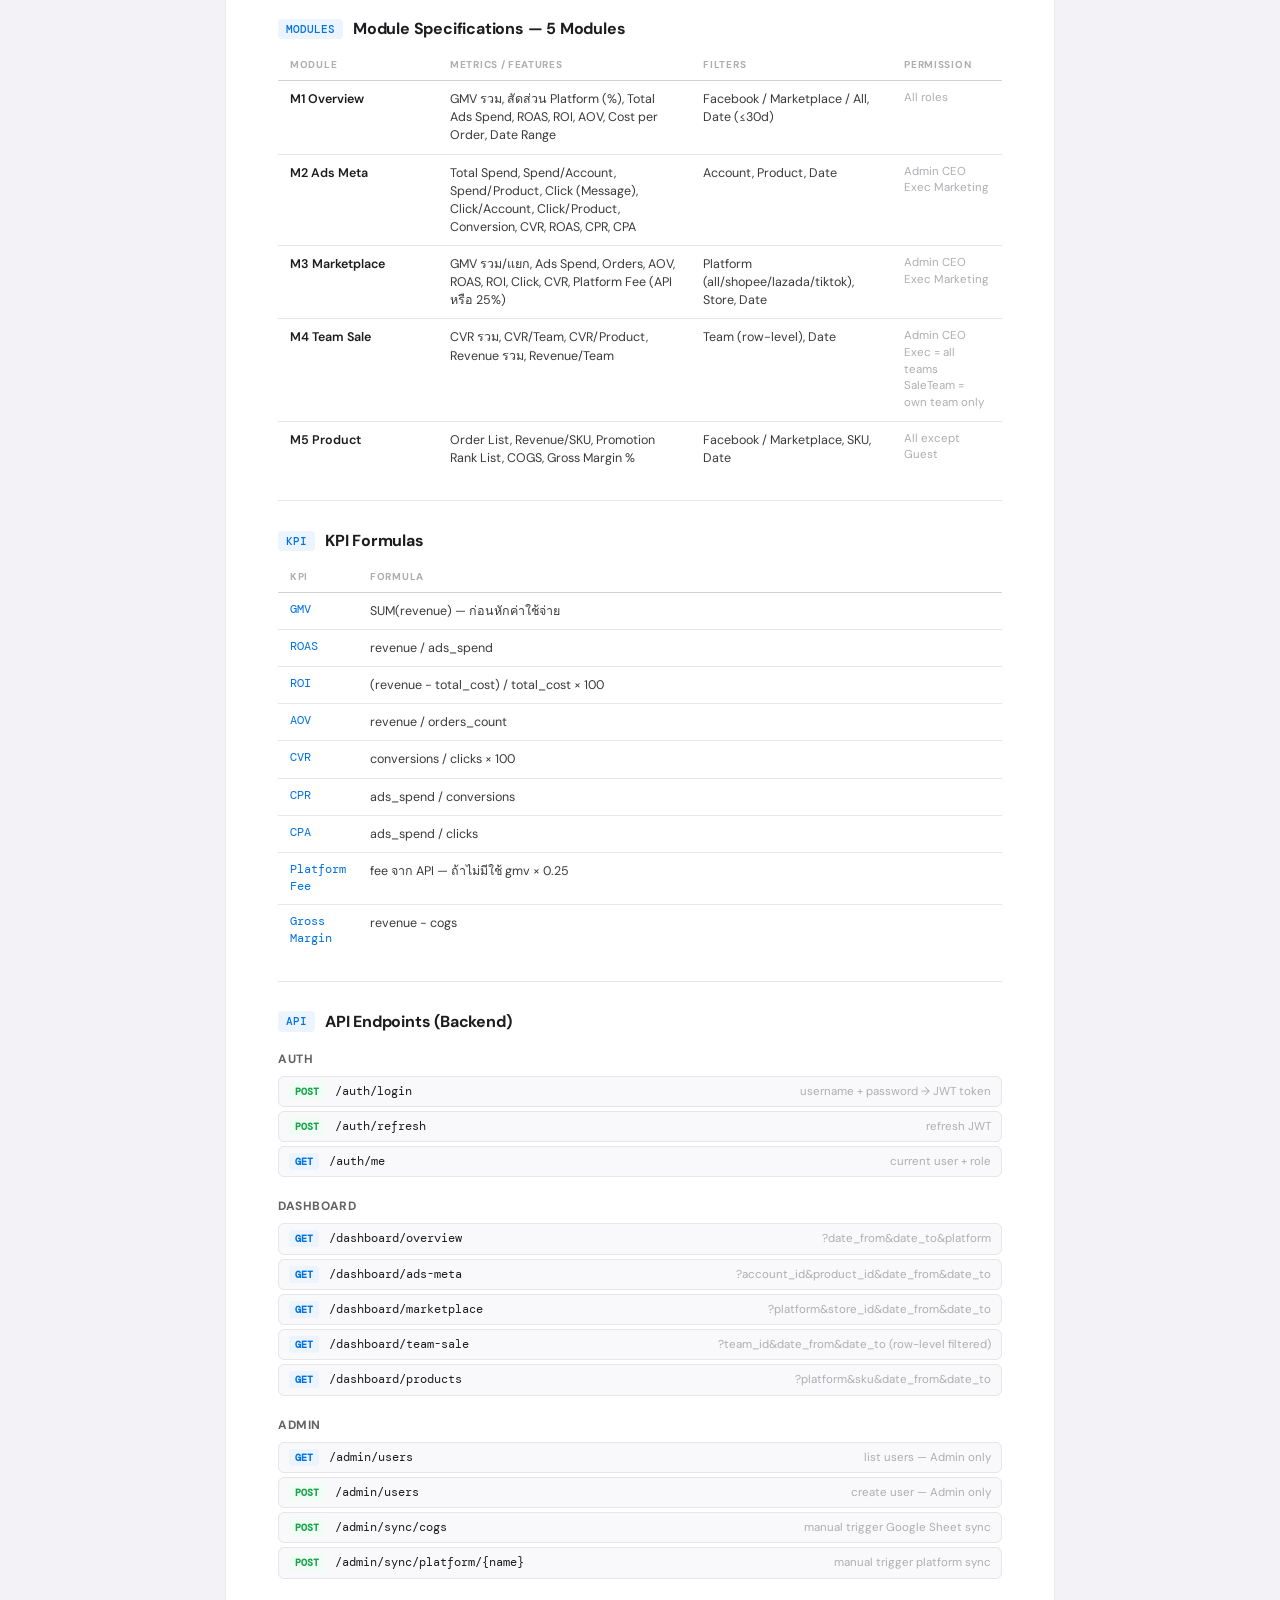
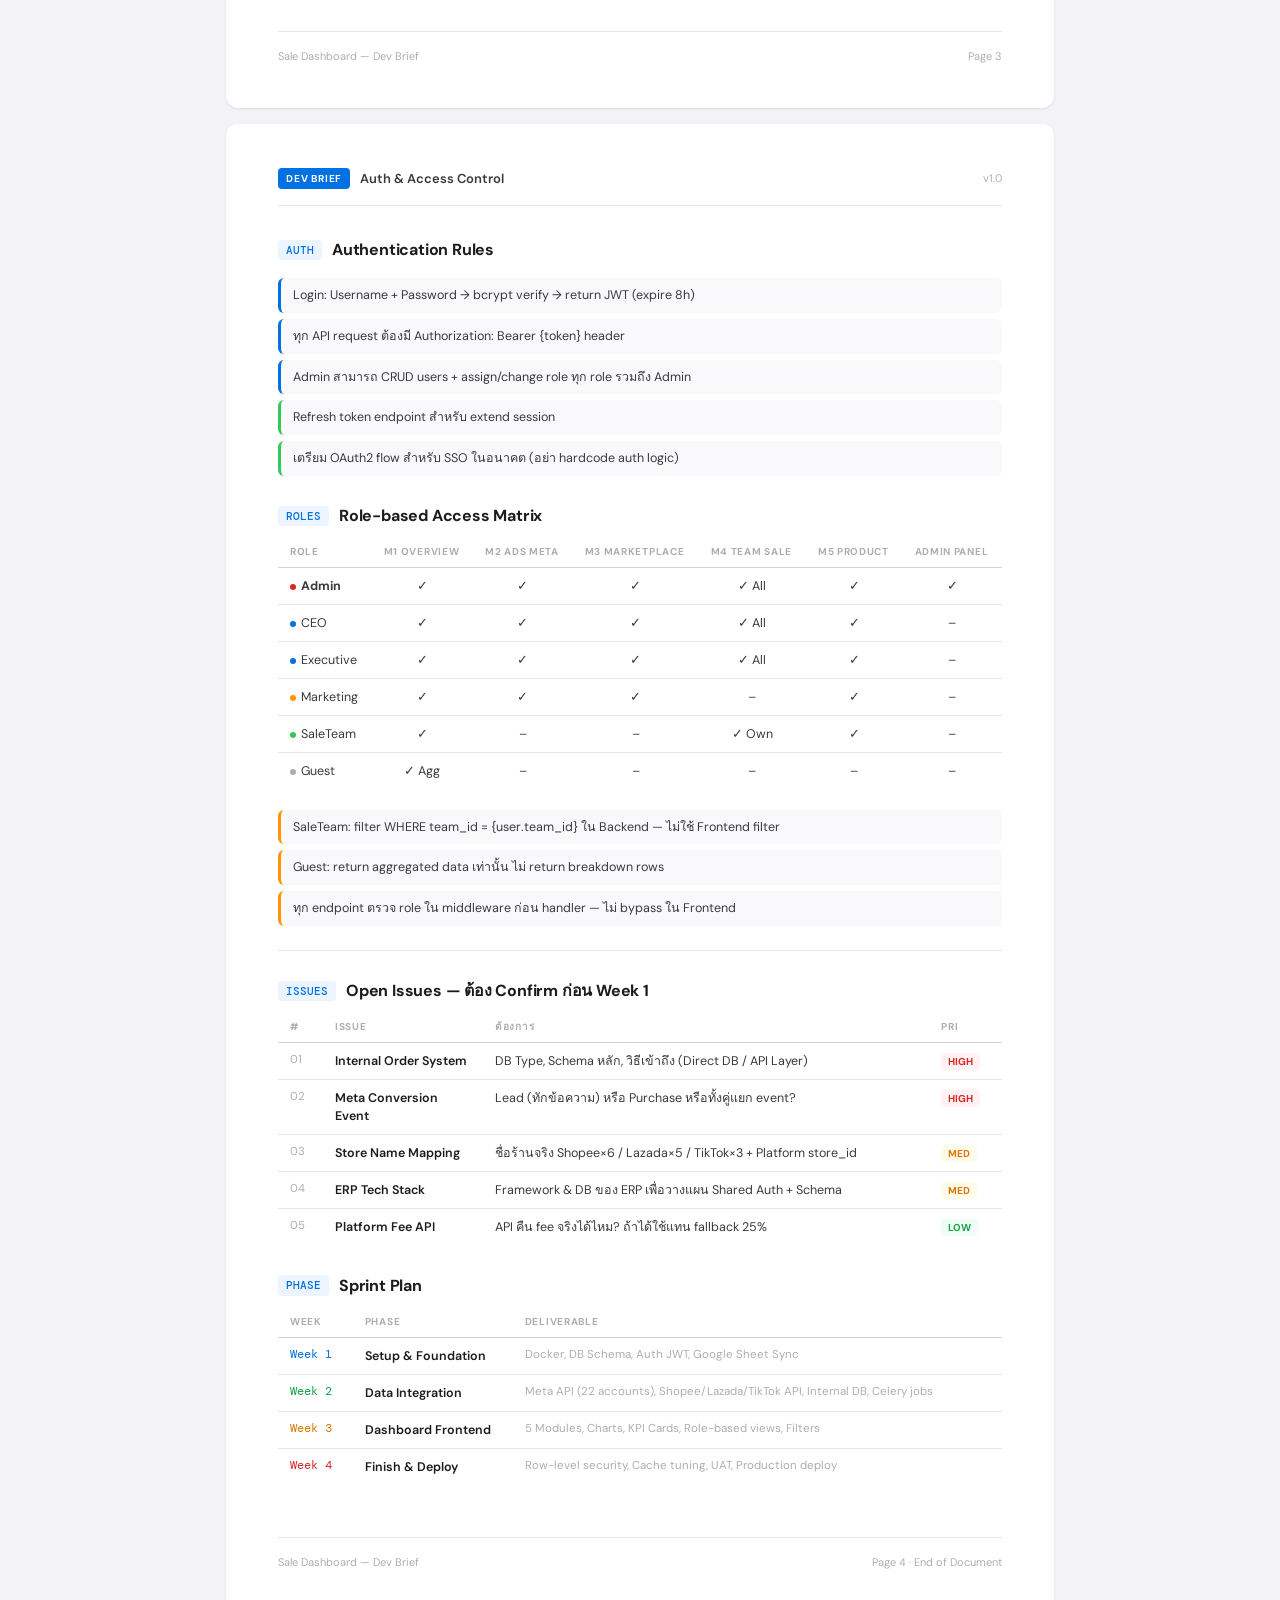
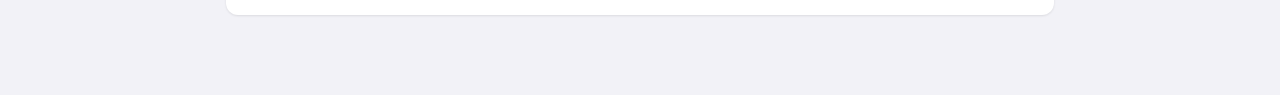
<file: 02_Sale_Dashboard_DevBrief.html>
<!DOCTYPE html>
<html lang="th">
<head>
<meta charset="UTF-8">
<meta name="viewport" content="width=device-width, initial-scale=1.0">
<title>Sale Dashboard — Dev Brief</title>
<style>
  @import url('https://fonts.googleapis.com/css2?family=DM+Sans:opsz,wght@9..40,300;9..40,400;9..40,500;9..40,600;9..40,700&family=DM+Mono:wght@400;500&display=swap');

  :root {
    --bg: #F2F2F7;
    --surface: #FFFFFF;
    --surface2: #F9F9FB;
    --border: #E5E5EA;
    --border2: #D1D1D6;
    --text1: #1C1C1E;
    --text2: #3A3A3C;
    --text3: #636366;
    --text4: #AEAEB2;
    --accent: #0071E3;
    --accent-light: #EBF4FF;
    --green: #34C759;
    --orange: #FF9500;
    --red: #FF3B30;
    --purple: #AF52DE;
    --font: 'DM Sans', -apple-system, BlinkMacSystemFont, sans-serif;
    --mono: 'DM Mono', monospace;
    --radius: 12px;
    --radius-sm: 8px;
  }

  * { margin: 0; padding: 0; box-sizing: border-box; }

  body {
    font-family: var(--font);
    background: var(--bg);
    color: var(--text1);
    font-size: 14px;
    line-height: 1.5;
    -webkit-font-smoothing: antialiased;
  }

  @media print {
    body { background: white; }
    .page { box-shadow: none; margin: 0; border-radius: 0; page-break-after: always; }
    .page:last-child { page-break-after: avoid; }
    @page { margin: 0; size: A4; }
  }

  .doc {
    max-width: 860px;
    margin: 0 auto;
    padding: 32px 16px 80px;
    display: flex;
    flex-direction: column;
    gap: 16px;
  }

  .page {
    background: var(--surface);
    border-radius: var(--radius);
    box-shadow: 0 1px 3px rgba(0,0,0,0.06), 0 1px 2px rgba(0,0,0,0.04);
    padding: 44px 52px;
    min-height: 1050px;
    display: flex;
    flex-direction: column;
  }

  .page-content { flex: 1; }

  /* ── HEADER ────────────────────────────── */
  .page-header {
    display: flex;
    justify-content: space-between;
    align-items: center;
    padding-bottom: 16px;
    border-bottom: 1px solid var(--border);
    margin-bottom: 32px;
  }
  .ph-left { display: flex; align-items: center; gap: 10px; }
  .ph-tag {
    font-size: 10px;
    font-weight: 700;
    text-transform: uppercase;
    letter-spacing: 0.08em;
    background: var(--accent);
    color: white;
    padding: 3px 8px;
    border-radius: 4px;
  }
  .ph-title { font-size: 13px; font-weight: 600; color: var(--text2); }
  .ph-right { font-size: 11px; color: var(--text4); }

  /* ── COVER ──────────────────────────────── */
  .cover-tag {
    display: inline-block;
    font-size: 10px;
    font-weight: 700;
    text-transform: uppercase;
    letter-spacing: 0.1em;
    color: var(--accent);
    border: 1px solid var(--accent);
    padding: 3px 10px;
    border-radius: 4px;
    margin-bottom: 16px;
  }
  .cover-h1 {
    font-size: 40px;
    font-weight: 700;
    letter-spacing: -0.8px;
    line-height: 1.1;
    color: var(--text1);
    margin-bottom: 16px;
  }
  .cover-h1 em { font-style: normal; color: var(--accent); }
  .cover-note {
    font-size: 13px;
    color: var(--text3);
    font-weight: 300;
    margin-bottom: 32px;
    max-width: 480px;
    line-height: 1.6;
  }

  /* ── QUICK SPECS ────────────────────────── */
  .quick-specs {
    display: grid;
    grid-template-columns: 1fr 1fr;
    gap: 1px;
    background: var(--border);
    border: 1px solid var(--border);
    border-radius: var(--radius-sm);
    overflow: hidden;
    margin-bottom: 28px;
  }
  .qs-row {
    display: contents;
  }
  .qs-k {
    background: var(--surface2);
    padding: 10px 16px;
    font-size: 11px;
    font-weight: 600;
    color: var(--text4);
    text-transform: uppercase;
    letter-spacing: 0.05em;
  }
  .qs-v {
    background: var(--surface);
    padding: 10px 16px;
    font-size: 13px;
    font-weight: 500;
    color: var(--text1);
    font-family: var(--mono);
  }

  /* ── SECTION ────────────────────────────── */
  .sec-head {
    display: flex;
    align-items: center;
    gap: 10px;
    margin-bottom: 16px;
    margin-top: 28px;
  }
  .sec-head:first-child { margin-top: 0; }
  .sec-n {
    font-family: var(--mono);
    font-size: 11px;
    font-weight: 500;
    color: var(--accent);
    background: var(--accent-light);
    padding: 2px 8px;
    border-radius: 4px;
  }
  .sec-title { font-size: 16px; font-weight: 700; color: var(--text1); letter-spacing: -0.2px; }

  /* ── TABLE ──────────────────────────────── */
  .tbl { width: 100%; border-collapse: collapse; margin-bottom: 20px; }
  .tbl th {
    font-size: 10px;
    font-weight: 700;
    color: var(--text4);
    text-transform: uppercase;
    letter-spacing: 0.07em;
    text-align: left;
    padding: 0 12px 8px;
    border-bottom: 1.5px solid var(--border2);
  }
  .tbl td {
    font-size: 12.5px;
    color: var(--text2);
    padding: 9px 12px;
    border-bottom: 1px solid var(--border);
    vertical-align: top;
    line-height: 1.45;
  }
  .tbl tr:last-child td { border-bottom: none; }
  .tbl td.k { font-weight: 600; color: var(--text1); width: 160px; }
  .tbl td.mono { font-family: var(--mono); font-size: 11.5px; color: var(--accent); }
  .tbl td.dim { color: var(--text4); font-size: 11.5px; }
  .tbl td.center { text-align: center; }

  /* ── ENDPOINT LIST ──────────────────────── */
  .ep-block { margin-bottom: 20px; }
  .ep-title {
    font-size: 12px;
    font-weight: 700;
    color: var(--text3);
    text-transform: uppercase;
    letter-spacing: 0.05em;
    margin-bottom: 8px;
  }
  .ep-list { display: flex; flex-direction: column; gap: 4px; }
  .ep-row {
    display: flex;
    align-items: baseline;
    gap: 10px;
    font-size: 12px;
    padding: 6px 10px;
    background: var(--surface2);
    border-radius: 6px;
    border: 1px solid var(--border);
  }
  .ep-method {
    font-family: var(--mono);
    font-size: 10px;
    font-weight: 700;
    padding: 1px 6px;
    border-radius: 3px;
    flex-shrink: 0;
  }
  .ep-method.get { background: #EBF4FF; color: #0071E3; }
  .ep-method.post { background: #F0FDF4; color: #16A34A; }
  .ep-path { font-family: var(--mono); font-size: 11.5px; color: var(--text1); flex: 1; }
  .ep-desc { font-size: 11.5px; color: var(--text4); }

  /* ── SCHEMA BLOCK ───────────────────────── */
  .schema-block {
    background: var(--surface2);
    border: 1px solid var(--border);
    border-radius: var(--radius-sm);
    overflow: hidden;
    margin-bottom: 16px;
  }
  .schema-name {
    padding: 8px 14px;
    font-family: var(--mono);
    font-size: 11.5px;
    font-weight: 500;
    color: var(--accent);
    background: var(--accent-light);
    border-bottom: 1px solid var(--border);
  }
  .schema-fields {
    display: grid;
    grid-template-columns: 160px 120px 1fr;
    gap: 0;
  }
  .sf-row { display: contents; }
  .sf-row > span {
    padding: 6px 14px;
    font-size: 11.5px;
    border-bottom: 1px solid var(--border);
  }
  .sf-row:last-child > span { border-bottom: none; }
  .sf-field { font-family: var(--mono); color: var(--text1); }
  .sf-type { font-family: var(--mono); color: var(--purple); }
  .sf-note { color: var(--text4); }

  /* ── PRIORITY TAG ───────────────────────── */
  .pri { font-size: 10px; font-weight: 700; padding: 2px 7px; border-radius: 4px; white-space: nowrap; }
  .pri.high { background: #FEF2F2; color: #DC2626; }
  .pri.med  { background: #FFFBEB; color: #D97706; }
  .pri.low  { background: #F0FDF4; color: #16A34A; }

  /* ── RULE LIST ──────────────────────────── */
  .rule-list { display: flex; flex-direction: column; gap: 6px; margin-bottom: 20px; }
  .rule-item {
    display: flex;
    gap: 10px;
    font-size: 12.5px;
    color: var(--text2);
    padding: 8px 12px;
    background: var(--surface2);
    border-radius: 6px;
    border-left: 3px solid var(--border2);
  }
  .rule-item.accent { border-left-color: var(--accent); }
  .rule-item.warn   { border-left-color: var(--orange); }
  .rule-item.ok     { border-left-color: var(--green); }

  /* ── PAGE FOOT ──────────────────────────── */
  .page-footer {
    padding-top: 16px;
    border-top: 1px solid var(--border);
    display: flex;
    justify-content: space-between;
    margin-top: 32px;
  }
  .page-footer span { font-size: 11px; color: var(--text4); }

  .divider { height: 1px; background: var(--border); margin: 24px 0; }

  .two-col { display: grid; grid-template-columns: 1fr 1fr; gap: 20px; }

  /* role color dots */
  .dot { display: inline-block; width: 6px; height: 6px; border-radius: 50%; margin-right: 5px; vertical-align: middle; }
</style>
</head>
<body>
<div class="doc">

<!-- ═══════════════════════════════════════════
     PAGE 1 — COVER + QUICK SPECS
═══════════════════════════════════════════ -->
<div class="page">
  <div class="page-content">
    <div class="page-header">
      <div class="ph-left">
        <span class="ph-tag">Dev Brief</span>
        <span class="ph-title">Sale Dashboard Monitoring System</span>
      </div>
      <div class="ph-right">v1.0 · เมษายน 2568 · Confidential</div>
    </div>

    <div class="cover-tag">Technical Requirements</div>
    <div class="cover-h1">Sale Dashboard<br><em>Dev Brief</em></div>
    <div class="cover-note">สรุป Spec สำหรับ Developer — ไม่มี Guideline ไม่มีอธิบาย ครบในหน้าเดียว</div>

    <div class="quick-specs">
      <div class="qs-k">Platforms</div>
      <div class="qs-v">Meta Ads, Shopee, Lazada, TikTok, Internal DB, Google Sheet</div>
      <div class="qs-k">Meta Ad Accounts</div>
      <div class="qs-v">22 (ปัจจุบัน) → รองรับสูงสุด 25 บัญชี</div>
      <div class="qs-k">Marketplace Stores</div>
      <div class="qs-v">Shopee 6 · Lazada 5 · TikTok 3 = รวม 14 ร้าน</div>
      <div class="qs-k">Dashboard Modules</div>
      <div class="qs-v">5 (Overview · Ads Meta · Marketplace · Team Sale · Product)</div>
      <div class="qs-k">User Roles</div>
      <div class="qs-v">Admin · CEO · Executive · Marketing · SaleTeam · Guest</div>
      <div class="qs-k">Data Range</div>
      <div class="qs-v">ไม่เกิน 1 เดือนย้อนหลัง</div>
      <div class="qs-k">Auth</div>
      <div class="qs-v">Username / Password → JWT (bcrypt hash)</div>
      <div class="qs-k">COGS Source</div>
      <div class="qs-v">Google Sheets API v4 — Auto sync daily + Manual trigger</div>
      <div class="qs-k">Timeline</div>
      <div class="qs-v">4 สัปดาห์</div>
    </div>

    <div class="sec-head">
      <span class="sec-n">STACK</span>
      <span class="sec-title">Tech Stack</span>
    </div>
    <table class="tbl">
      <thead><tr><th>Layer</th><th>Technology</th><th>Note</th></tr></thead>
      <tbody>
        <tr><td class="k">Frontend</td><td class="mono">React + TypeScript + Vite</td><td class="dim">ERP compatible</td></tr>
        <tr><td class="k">UI</td><td class="mono">Tailwind CSS + shadcn/ui</td><td class="dim"></td></tr>
        <tr><td class="k">Charts</td><td class="mono">Recharts / Apache ECharts</td><td class="dim"></td></tr>
        <tr><td class="k">Backend</td><td class="mono">FastAPI (Python)</td><td class="dim">Async, REST</td></tr>
        <tr><td class="k">Queue</td><td class="mono">Celery + Redis</td><td class="dim">Daily sync jobs</td></tr>
        <tr><td class="k">Database</td><td class="mono">PostgreSQL</td><td class="dim">Central DB, Row-level Security</td></tr>
        <tr><td class="k">Cache</td><td class="mono">Redis</td><td class="dim">API response cache</td></tr>
        <tr><td class="k">Auth</td><td class="mono">JWT + bcrypt</td><td class="dim">Stateless, SSO-ready</td></tr>
        <tr><td class="k">Scheduler</td><td class="mono">Celery Beat</td><td class="dim">Cron-based daily pull</td></tr>
        <tr><td class="k">Container</td><td class="mono">Docker + Docker Compose</td><td class="dim">ERP deploy ready</td></tr>
        <tr><td class="k">Hosting</td><td class="mono">GCP Cloud Run / On-premise</td><td class="dim">TBD</td></tr>
      </tbody>
    </table>
  </div>
  <div class="page-footer">
    <span>Sale Dashboard — Dev Brief</span>
    <span>Page 1</span>
  </div>
</div>

<!-- ═══════════════════════════════════════════
     PAGE 2 — DATA SOURCES & SYNC
═══════════════════════════════════════════ -->
<div class="page">
  <div class="page-content">
    <div class="page-header">
      <div class="ph-left"><span class="ph-tag">Dev Brief</span><span class="ph-title">Data Sources & Sync</span></div>
      <div class="ph-right">v1.0</div>
    </div>

    <div class="sec-head" style="margin-top:0">
      <span class="sec-n">DATA</span>
      <span class="sec-title">Data Sources & Sync Schedule</span>
    </div>

    <table class="tbl">
      <thead>
        <tr><th>Source</th><th>API / Method</th><th>Data ที่ดึง</th><th>Frequency</th></tr>
      </thead>
      <tbody>
        <tr>
          <td class="k">Meta Ads</td>
          <td class="mono">Meta Marketing API</td>
          <td>Spend, Impression, Click, Conversion, CPR, CPA, ROAS</td>
          <td class="dim">Daily 06:00 + On-demand<br>Parallel 22 accounts</td>
        </tr>
        <tr>
          <td class="k">Shopee (6)</td>
          <td class="mono">Shopee Open Platform API</td>
          <td>GMV, Orders, Ads Spend, Platform Fee, Click, CVR</td>
          <td class="dim">Daily 06:30</td>
        </tr>
        <tr>
          <td class="k">Lazada (5)</td>
          <td class="mono">Lazada Open Platform API</td>
          <td>GMV, Orders, Ads Spend, Platform Fee, Click, CVR</td>
          <td class="dim">Daily 07:00</td>
        </tr>
        <tr>
          <td class="k">TikTok (3)</td>
          <td class="mono">TikTok Shop API</td>
          <td>GMV, Orders, Ads Spend, Platform Fee, Click, CVR</td>
          <td class="dim">Daily 07:30</td>
        </tr>
        <tr>
          <td class="k">Internal Order DB</td>
          <td class="mono">Direct DB / Webhook <span class="pri med">TBC</span></td>
          <td>Orders, Products, Team, Revenue</td>
          <td class="dim">Every 15 min<br>หรือ Real-time</td>
        </tr>
        <tr>
          <td class="k">Google Sheet (COGS)</td>
          <td class="mono">Google Sheets API v4</td>
          <td>ต้นทุนสินค้า (COGS) per SKU</td>
          <td class="dim">Daily 08:00<br>+ Manual trigger</td>
        </tr>
      </tbody>
    </table>

    <div class="divider"></div>

    <div class="sec-head">
      <span class="sec-n">SCHEMA</span>
      <span class="sec-title">Database Schema (Central PostgreSQL)</span>
    </div>

    <div class="two-col">
      <div>
        <div class="schema-block">
          <div class="schema-name">platforms</div>
          <div class="schema-fields">
            <div class="sf-row"><span class="sf-field">id</span><span class="sf-type">uuid</span><span class="sf-note">PK</span></div>
            <div class="sf-row"><span class="sf-field">name</span><span class="sf-type">varchar</span><span class="sf-note">facebook, shopee, lazada, tiktok</span></div>
          </div>
        </div>
        <div class="schema-block">
          <div class="schema-name">stores</div>
          <div class="schema-fields">
            <div class="sf-row"><span class="sf-field">id</span><span class="sf-type">uuid</span><span class="sf-note">PK</span></div>
            <div class="sf-row"><span class="sf-field">platform_id</span><span class="sf-type">uuid</span><span class="sf-note">FK → platforms</span></div>
            <div class="sf-row"><span class="sf-field">name</span><span class="sf-type">varchar</span><span class="sf-note">ชื่อร้าน</span></div>
            <div class="sf-row"><span class="sf-field">external_id</span><span class="sf-type">varchar</span><span class="sf-note">Platform store ID</span></div>
          </div>
        </div>
        <div class="schema-block">
          <div class="schema-name">ad_accounts</div>
          <div class="schema-fields">
            <div class="sf-row"><span class="sf-field">id</span><span class="sf-type">uuid</span><span class="sf-note">PK</span></div>
            <div class="sf-row"><span class="sf-field">account_id</span><span class="sf-type">varchar</span><span class="sf-note">Meta Account ID</span></div>
            <div class="sf-row"><span class="sf-field">name</span><span class="sf-type">varchar</span><span class="sf-note"></span></div>
            <div class="sf-row"><span class="sf-field">access_token</span><span class="sf-type">text</span><span class="sf-note">encrypted</span></div>
          </div>
        </div>
        <div class="schema-block">
          <div class="schema-name">products</div>
          <div class="schema-fields">
            <div class="sf-row"><span class="sf-field">id</span><span class="sf-type">uuid</span><span class="sf-note">PK</span></div>
            <div class="sf-row"><span class="sf-field">sku</span><span class="sf-type">varchar</span><span class="sf-note">unique</span></div>
            <div class="sf-row"><span class="sf-field">name</span><span class="sf-type">varchar</span><span class="sf-note"></span></div>
            <div class="sf-row"><span class="sf-field">cogs</span><span class="sf-type">numeric</span><span class="sf-note">sync จาก Google Sheet</span></div>
            <div class="sf-row"><span class="sf-field">cogs_updated_at</span><span class="sf-type">timestamptz</span><span class="sf-note"></span></div>
          </div>
        </div>
      </div>
      <div>
        <div class="schema-block">
          <div class="schema-name">orders</div>
          <div class="schema-fields">
            <div class="sf-row"><span class="sf-field">id</span><span class="sf-type">uuid</span><span class="sf-note">PK</span></div>
            <div class="sf-row"><span class="sf-field">platform_id</span><span class="sf-type">uuid</span><span class="sf-note">FK</span></div>
            <div class="sf-row"><span class="sf-field">store_id</span><span class="sf-type">uuid</span><span class="sf-note">FK</span></div>
            <div class="sf-row"><span class="sf-field">product_id</span><span class="sf-type">uuid</span><span class="sf-note">FK</span></div>
            <div class="sf-row"><span class="sf-field">team_id</span><span class="sf-type">uuid</span><span class="sf-note">FK → teams</span></div>
            <div class="sf-row"><span class="sf-field">revenue</span><span class="sf-type">numeric</span><span class="sf-note"></span></div>
            <div class="sf-row"><span class="sf-field">promotion</span><span class="sf-type">varchar</span><span class="sf-note">nullable</span></div>
            <div class="sf-row"><span class="sf-field">ordered_at</span><span class="sf-type">timestamptz</span><span class="sf-note"></span></div>
          </div>
        </div>
        <div class="schema-block">
          <div class="schema-name">ads_daily</div>
          <div class="schema-fields">
            <div class="sf-row"><span class="sf-field">id</span><span class="sf-type">uuid</span><span class="sf-note">PK</span></div>
            <div class="sf-row"><span class="sf-field">ad_account_id</span><span class="sf-type">uuid</span><span class="sf-note">FK</span></div>
            <div class="sf-row"><span class="sf-field">product_id</span><span class="sf-type">uuid</span><span class="sf-note">FK, nullable</span></div>
            <div class="sf-row"><span class="sf-field">date</span><span class="sf-type">date</span><span class="sf-note"></span></div>
            <div class="sf-row"><span class="sf-field">spend</span><span class="sf-type">numeric</span><span class="sf-note"></span></div>
            <div class="sf-row"><span class="sf-field">clicks</span><span class="sf-type">integer</span><span class="sf-note"></span></div>
            <div class="sf-row"><span class="sf-field">conversions</span><span class="sf-type">integer</span><span class="sf-note"></span></div>
          </div>
        </div>
        <div class="schema-block">
          <div class="schema-name">marketplace_daily</div>
          <div class="schema-fields">
            <div class="sf-row"><span class="sf-field">id</span><span class="sf-type">uuid</span><span class="sf-note">PK</span></div>
            <div class="sf-row"><span class="sf-field">store_id</span><span class="sf-type">uuid</span><span class="sf-note">FK</span></div>
            <div class="sf-row"><span class="sf-field">date</span><span class="sf-type">date</span><span class="sf-note"></span></div>
            <div class="sf-row"><span class="sf-field">gmv</span><span class="sf-type">numeric</span><span class="sf-note"></span></div>
            <div class="sf-row"><span class="sf-field">orders_count</span><span class="sf-type">integer</span><span class="sf-note"></span></div>
            <div class="sf-row"><span class="sf-field">ads_spend</span><span class="sf-type">numeric</span><span class="sf-note"></span></div>
            <div class="sf-row"><span class="sf-field">platform_fee</span><span class="sf-type">numeric</span><span class="sf-note">จาก API หรือ gmv×0.25</span></div>
            <div class="sf-row"><span class="sf-field">clicks</span><span class="sf-type">integer</span><span class="sf-note"></span></div>
          </div>
        </div>
      </div>
    </div>
  </div>
  <div class="page-footer">
    <span>Sale Dashboard — Dev Brief</span>
    <span>Page 2</span>
  </div>
</div>

<!-- ═══════════════════════════════════════════
     PAGE 3 — MODULES SPEC
═══════════════════════════════════════════ -->
<div class="page">
  <div class="page-content">
    <div class="page-header">
      <div class="ph-left"><span class="ph-tag">Dev Brief</span><span class="ph-title">Module Specifications</span></div>
      <div class="ph-right">v1.0</div>
    </div>

    <div class="sec-head" style="margin-top:0">
      <span class="sec-n">MODULES</span>
      <span class="sec-title">Module Specifications — 5 Modules</span>
    </div>

    <table class="tbl">
      <thead>
        <tr><th>Module</th><th>Metrics / Features</th><th>Filters</th><th>Permission</th></tr>
      </thead>
      <tbody>
        <tr>
          <td class="k">M1 Overview</td>
          <td>GMV รวม, สัดส่วน Platform (%), Total Ads Spend, ROAS, ROI, AOV, Cost per Order, Date Range</td>
          <td>Facebook / Marketplace / All, Date (≤30d)</td>
          <td class="dim">All roles</td>
        </tr>
        <tr>
          <td class="k">M2 Ads Meta</td>
          <td>Total Spend, Spend/Account, Spend/Product, Click (Message), Click/Account, Click/Product, Conversion, CVR, ROAS, CPR, CPA</td>
          <td>Account, Product, Date</td>
          <td class="dim">Admin CEO Exec Marketing</td>
        </tr>
        <tr>
          <td class="k">M3 Marketplace</td>
          <td>GMV รวม/แยก, Ads Spend, Orders, AOV, ROAS, ROI, Click, CVR, Platform Fee (API หรือ 25%)</td>
          <td>Platform (all/shopee/lazada/tiktok), Store, Date</td>
          <td class="dim">Admin CEO Exec Marketing</td>
        </tr>
        <tr>
          <td class="k">M4 Team Sale</td>
          <td>CVR รวม, CVR/Team, CVR/Product, Revenue รวม, Revenue/Team</td>
          <td>Team (row-level), Date</td>
          <td class="dim">Admin CEO Exec = all teams<br>SaleTeam = own team only</td>
        </tr>
        <tr>
          <td class="k">M5 Product</td>
          <td>Order List, Revenue/SKU, Promotion Rank List, COGS, Gross Margin %</td>
          <td>Facebook / Marketplace, SKU, Date</td>
          <td class="dim">All except Guest</td>
        </tr>
      </tbody>
    </table>

    <div class="divider"></div>

    <div class="sec-head">
      <span class="sec-n">KPI</span>
      <span class="sec-title">KPI Formulas</span>
    </div>

    <table class="tbl">
      <thead>
        <tr><th width="80">KPI</th><th>Formula</th></tr>
      </thead>
      <tbody>
        <tr><td class="mono">GMV</td><td>SUM(revenue) — ก่อนหักค่าใช้จ่าย</td></tr>
        <tr><td class="mono">ROAS</td><td>revenue / ads_spend</td></tr>
        <tr><td class="mono">ROI</td><td>(revenue - total_cost) / total_cost × 100</td></tr>
        <tr><td class="mono">AOV</td><td>revenue / orders_count</td></tr>
        <tr><td class="mono">CVR</td><td>conversions / clicks × 100</td></tr>
        <tr><td class="mono">CPR</td><td>ads_spend / conversions</td></tr>
        <tr><td class="mono">CPA</td><td>ads_spend / clicks</td></tr>
        <tr><td class="mono">Platform Fee</td><td>fee จาก API — ถ้าไม่มีใช้ gmv × 0.25</td></tr>
        <tr><td class="mono">Gross Margin</td><td>revenue - cogs</td></tr>
      </tbody>
    </table>

    <div class="divider"></div>

    <div class="sec-head">
      <span class="sec-n">API</span>
      <span class="sec-title">API Endpoints (Backend)</span>
    </div>

    <div class="ep-block">
      <div class="ep-title">Auth</div>
      <div class="ep-list">
        <div class="ep-row"><span class="ep-method post">POST</span><span class="ep-path">/auth/login</span><span class="ep-desc">username + password → JWT token</span></div>
        <div class="ep-row"><span class="ep-method post">POST</span><span class="ep-path">/auth/refresh</span><span class="ep-desc">refresh JWT</span></div>
        <div class="ep-row"><span class="ep-method get">GET</span><span class="ep-path">/auth/me</span><span class="ep-desc">current user + role</span></div>
      </div>
    </div>
    <div class="ep-block">
      <div class="ep-title">Dashboard</div>
      <div class="ep-list">
        <div class="ep-row"><span class="ep-method get">GET</span><span class="ep-path">/dashboard/overview</span><span class="ep-desc">?date_from&date_to&platform</span></div>
        <div class="ep-row"><span class="ep-method get">GET</span><span class="ep-path">/dashboard/ads-meta</span><span class="ep-desc">?account_id&product_id&date_from&date_to</span></div>
        <div class="ep-row"><span class="ep-method get">GET</span><span class="ep-path">/dashboard/marketplace</span><span class="ep-desc">?platform&store_id&date_from&date_to</span></div>
        <div class="ep-row"><span class="ep-method get">GET</span><span class="ep-path">/dashboard/team-sale</span><span class="ep-desc">?team_id&date_from&date_to (row-level filtered)</span></div>
        <div class="ep-row"><span class="ep-method get">GET</span><span class="ep-path">/dashboard/products</span><span class="ep-desc">?platform&sku&date_from&date_to</span></div>
      </div>
    </div>
    <div class="ep-block">
      <div class="ep-title">Admin</div>
      <div class="ep-list">
        <div class="ep-row"><span class="ep-method get">GET</span><span class="ep-path">/admin/users</span><span class="ep-desc">list users — Admin only</span></div>
        <div class="ep-row"><span class="ep-method post">POST</span><span class="ep-path">/admin/users</span><span class="ep-desc">create user — Admin only</span></div>
        <div class="ep-row"><span class="ep-method post">POST</span><span class="ep-path">/admin/sync/cogs</span><span class="ep-desc">manual trigger Google Sheet sync</span></div>
        <div class="ep-row"><span class="ep-method post">POST</span><span class="ep-path">/admin/sync/platform/{name}</span><span class="ep-desc">manual trigger platform sync</span></div>
      </div>
    </div>
  </div>
  <div class="page-footer">
    <span>Sale Dashboard — Dev Brief</span>
    <span>Page 3</span>
  </div>
</div>

<!-- ═══════════════════════════════════════════
     PAGE 4 — AUTH, ACCESS CONTROL, RULES
═══════════════════════════════════════════ -->
<div class="page">
  <div class="page-content">
    <div class="page-header">
      <div class="ph-left"><span class="ph-tag">Dev Brief</span><span class="ph-title">Auth & Access Control</span></div>
      <div class="ph-right">v1.0</div>
    </div>

    <div class="sec-head" style="margin-top:0">
      <span class="sec-n">AUTH</span>
      <span class="sec-title">Authentication Rules</span>
    </div>
    <div class="rule-list">
      <div class="rule-item accent">Login: Username + Password → bcrypt verify → return JWT (expire 8h)</div>
      <div class="rule-item accent">ทุก API request ต้องมี Authorization: Bearer {token} header</div>
      <div class="rule-item accent">Admin สามารถ CRUD users + assign/change role ทุก role รวมถึง Admin</div>
      <div class="rule-item ok">Refresh token endpoint สำหรับ extend session</div>
      <div class="rule-item ok">เตรียม OAuth2 flow สำหรับ SSO ในอนาคต (อย่า hardcode auth logic)</div>
    </div>

    <div class="sec-head">
      <span class="sec-n">ROLES</span>
      <span class="sec-title">Role-based Access Matrix</span>
    </div>
    <table class="tbl">
      <thead>
        <tr><th>Role</th><th>M1 Overview</th><th>M2 Ads Meta</th><th>M3 Marketplace</th><th>M4 Team Sale</th><th>M5 Product</th><th>Admin Panel</th></tr>
      </thead>
      <tbody>
        <tr>
          <td><span class="dot" style="background:#DC2626"></span><strong>Admin</strong></td>
          <td class="center">✓</td><td class="center">✓</td><td class="center">✓</td><td class="center">✓ All</td><td class="center">✓</td><td class="center">✓</td>
        </tr>
        <tr>
          <td><span class="dot" style="background:#0071E3"></span>CEO</td>
          <td class="center">✓</td><td class="center">✓</td><td class="center">✓</td><td class="center">✓ All</td><td class="center">✓</td><td class="center">–</td>
        </tr>
        <tr>
          <td><span class="dot" style="background:#0071E3"></span>Executive</td>
          <td class="center">✓</td><td class="center">✓</td><td class="center">✓</td><td class="center">✓ All</td><td class="center">✓</td><td class="center">–</td>
        </tr>
        <tr>
          <td><span class="dot" style="background:#FF9500"></span>Marketing</td>
          <td class="center">✓</td><td class="center">✓</td><td class="center">✓</td><td class="center">–</td><td class="center">✓</td><td class="center">–</td>
        </tr>
        <tr>
          <td><span class="dot" style="background:#34C759"></span>SaleTeam</td>
          <td class="center">✓</td><td class="center">–</td><td class="center">–</td><td class="center">✓ Own</td><td class="center">✓</td><td class="center">–</td>
        </tr>
        <tr>
          <td><span class="dot" style="background:#AEAEB2"></span>Guest</td>
          <td class="center">✓ Agg</td><td class="center">–</td><td class="center">–</td><td class="center">–</td><td class="center">–</td><td class="center">–</td>
        </tr>
      </tbody>
    </table>

    <div class="rule-list">
      <div class="rule-item warn">SaleTeam: filter WHERE team_id = {user.team_id} ใน Backend — ไม่ใช้ Frontend filter</div>
      <div class="rule-item warn">Guest: return aggregated data เท่านั้น ไม่ return breakdown rows</div>
      <div class="rule-item warn">ทุก endpoint ตรวจ role ใน middleware ก่อน handler — ไม่ bypass ใน Frontend</div>
    </div>

    <div class="divider"></div>

    <div class="sec-head">
      <span class="sec-n">ISSUES</span>
      <span class="sec-title">Open Issues — ต้อง Confirm ก่อน Week 1</span>
    </div>
    <table class="tbl">
      <thead><tr><th>#</th><th>Issue</th><th>ต้องการ</th><th>Pri</th></tr></thead>
      <tbody>
        <tr>
          <td class="dim">01</td>
          <td class="k">Internal Order System</td>
          <td>DB Type, Schema หลัก, วิธีเข้าถึง (Direct DB / API Layer)</td>
          <td><span class="pri high">HIGH</span></td>
        </tr>
        <tr>
          <td class="dim">02</td>
          <td class="k">Meta Conversion Event</td>
          <td>Lead (ทักข้อความ) หรือ Purchase หรือทั้งคู่แยก event?</td>
          <td><span class="pri high">HIGH</span></td>
        </tr>
        <tr>
          <td class="dim">03</td>
          <td class="k">Store Name Mapping</td>
          <td>ชื่อร้านจริง Shopee×6 / Lazada×5 / TikTok×3 + Platform store_id</td>
          <td><span class="pri med">MED</span></td>
        </tr>
        <tr>
          <td class="dim">04</td>
          <td class="k">ERP Tech Stack</td>
          <td>Framework & DB ของ ERP เพื่อวางแผน Shared Auth + Schema</td>
          <td><span class="pri med">MED</span></td>
        </tr>
        <tr>
          <td class="dim">05</td>
          <td class="k">Platform Fee API</td>
          <td>API คืน fee จริงได้ไหม? ถ้าได้ใช้แทน fallback 25%</td>
          <td><span class="pri low">LOW</span></td>
        </tr>
      </tbody>
    </table>

    <div class="sec-head">
      <span class="sec-n">PHASE</span>
      <span class="sec-title">Sprint Plan</span>
    </div>
    <table class="tbl">
      <thead><tr><th>Week</th><th>Phase</th><th>Deliverable</th></tr></thead>
      <tbody>
        <tr><td class="mono" style="color:#0071E3">Week 1</td><td class="k">Setup & Foundation</td><td class="dim">Docker, DB Schema, Auth JWT, Google Sheet Sync</td></tr>
        <tr><td class="mono" style="color:#16A34A">Week 2</td><td class="k">Data Integration</td><td class="dim">Meta API (22 accounts), Shopee/Lazada/TikTok API, Internal DB, Celery jobs</td></tr>
        <tr><td class="mono" style="color:#D97706">Week 3</td><td class="k">Dashboard Frontend</td><td class="dim">5 Modules, Charts, KPI Cards, Role-based views, Filters</td></tr>
        <tr><td class="mono" style="color:#DC2626">Week 4</td><td class="k">Finish & Deploy</td><td class="dim">Row-level security, Cache tuning, UAT, Production deploy</td></tr>
      </tbody>
    </table>
  </div>
  <div class="page-footer">
    <span>Sale Dashboard — Dev Brief</span>
    <span>Page 4 · End of Document</span>
  </div>
</div>

</div>
</body>
</html>
</file>
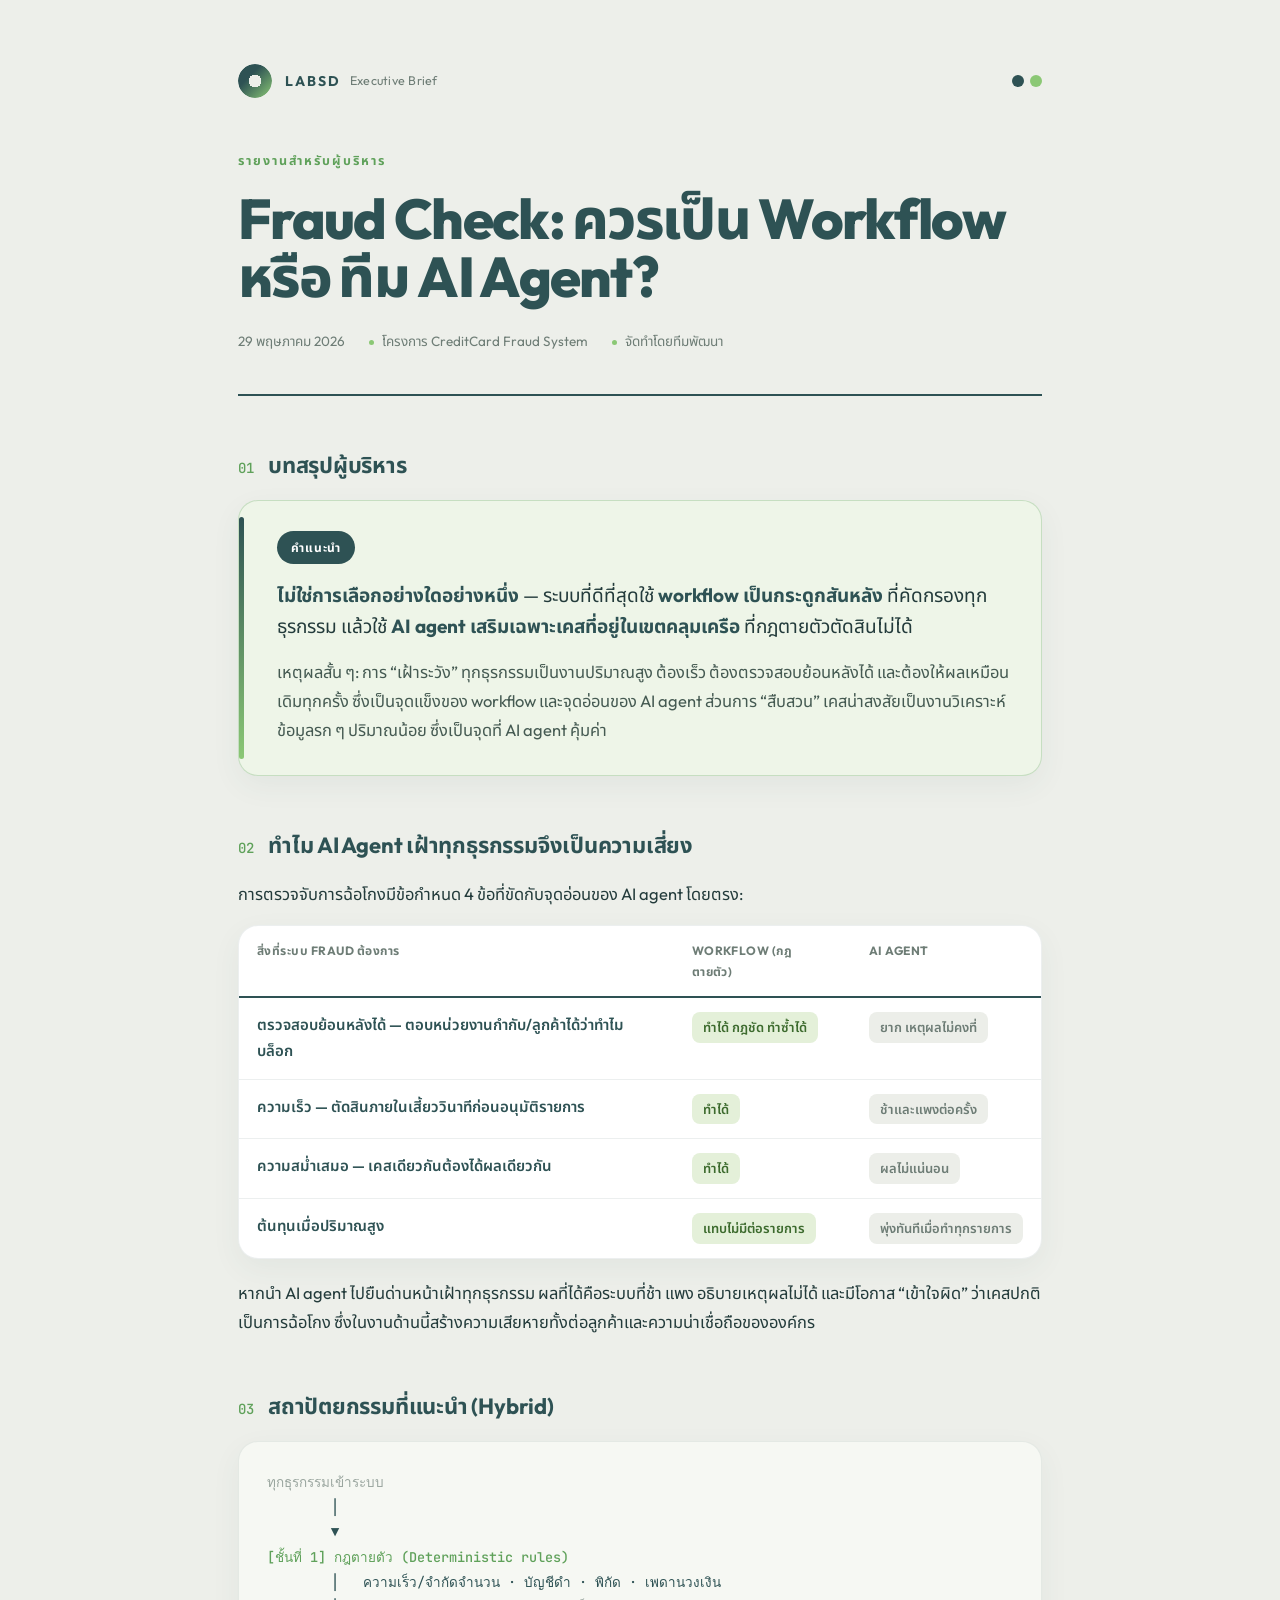
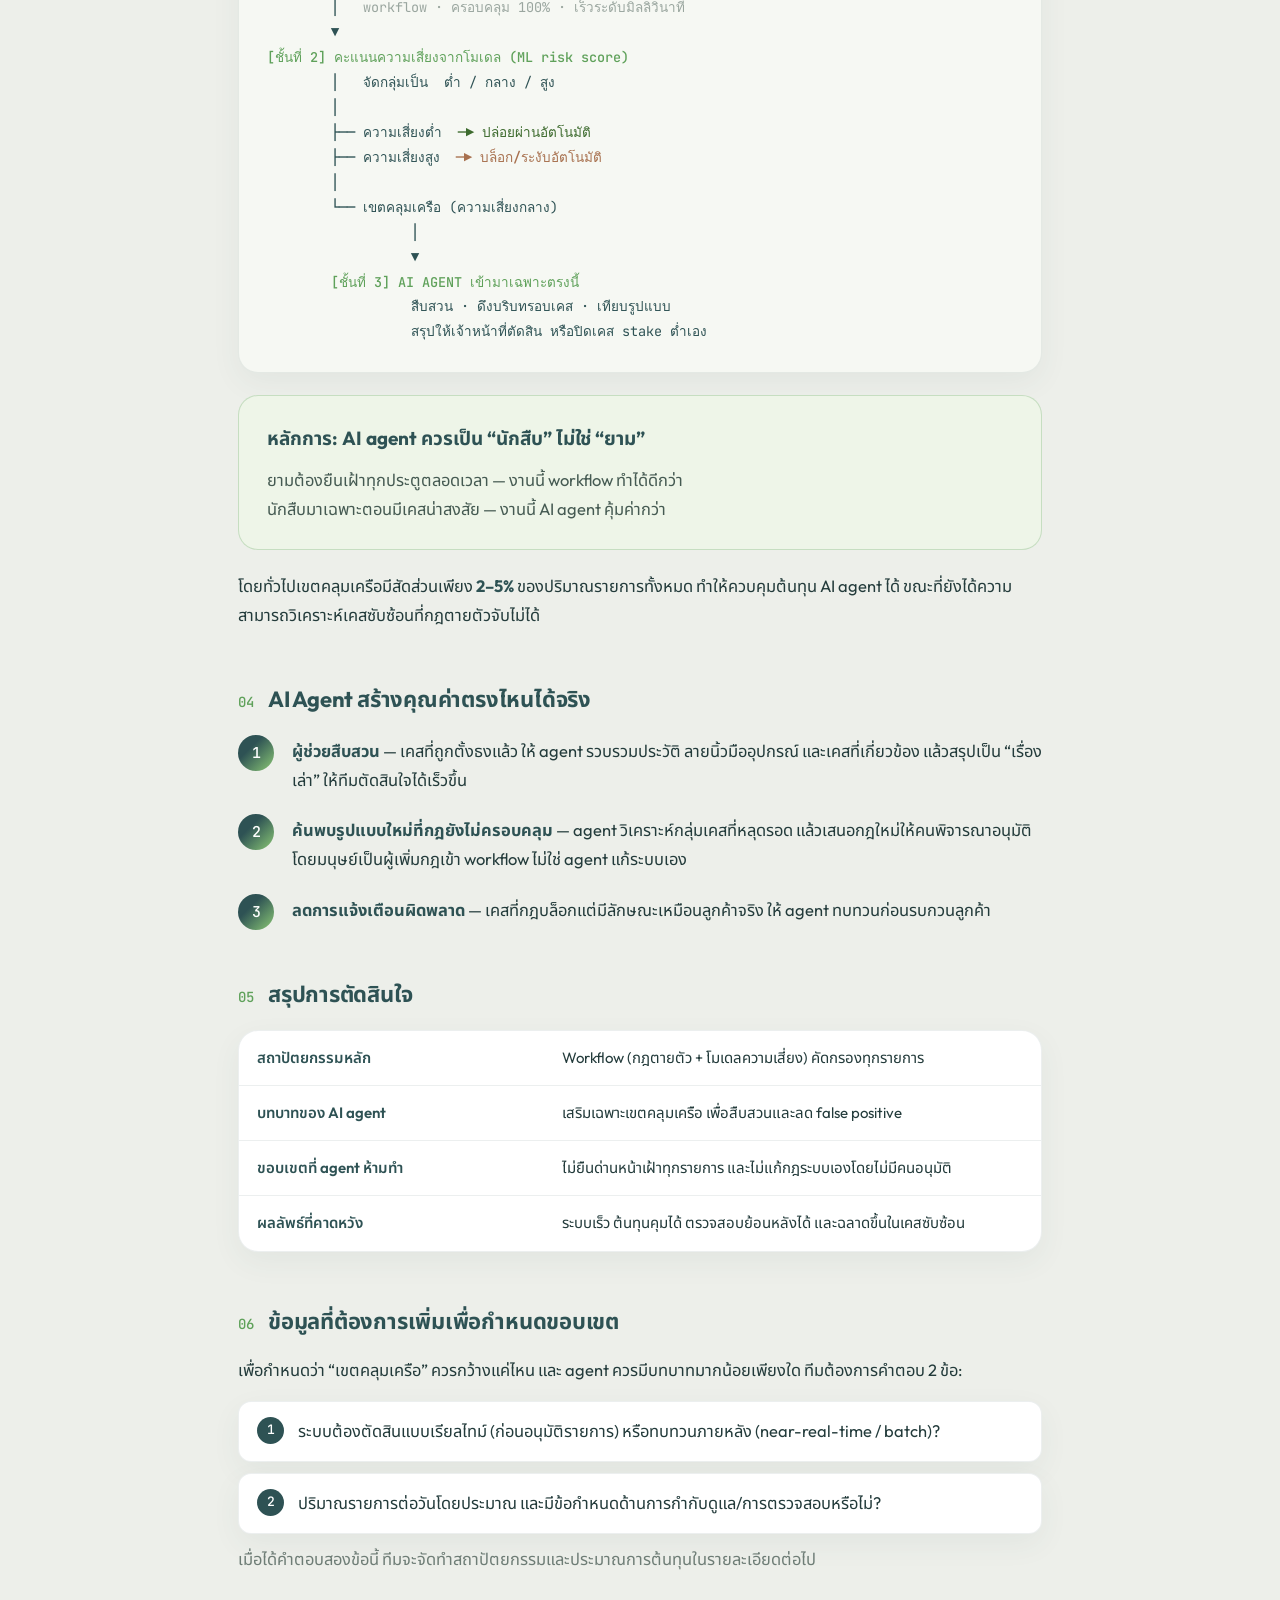
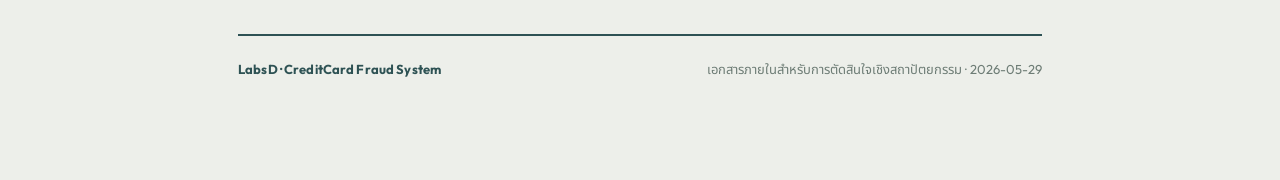
<file: fraud-check-report.html>
<!DOCTYPE html>
<html lang="th">
<head>
<meta charset="UTF-8">
<meta name="viewport" content="width=device-width, initial-scale=1.0, viewport-fit=cover">
<title>Fraud Check: Workflow หรือ ทีม AI Agent — รายงานผู้บริหาร</title>
<meta name="theme-color" content="#edefea">
<link rel="preconnect" href="https://fonts.googleapis.com">
<link rel="preconnect" href="https://fonts.gstatic.com" crossorigin>
<link href="https://fonts.googleapis.com/css2?family=Outfit:wght@400;500;600;700;800&family=Noto+Sans+Thai:wght@400;500;600;700&family=JetBrains+Mono:wght@400;500&display=swap" rel="stylesheet">
<style>
  :root {
    --bg: #edefea;
    --bg-2: #e6e9e1;
    --surface: #ffffff;
    --surface-tint: #f6f8f3;
    --ink: #233b3b;
    --green-dark: #2e5254;
    --green: #8bc875;
    --green-mid: #5fa15a;
    --green-pale: #e4f0d9;
    --green-tint: #eef5e8;
    --muted: #6e7d76;
    --soft: #9aa69f;
    --line: rgba(46,82,84,0.15);
    --line-soft: rgba(46,82,84,0.09);
    --shadow: 0 10px 30px rgba(46,82,84,0.06);
    --radius: 20px;
    --radius-sm: 13px;
    --font: "Outfit", "Noto Sans Thai", "Thonburi", "Segoe UI", sans-serif;
    --mono: "JetBrains Mono", ui-monospace, Menlo, monospace;
  }
  * { box-sizing: border-box; }
  html, body { margin: 0; }
  body {
    font-family: var(--font);
    color: var(--ink);
    font-size: 16.5px;
    line-height: 1.75;
    background: var(--bg);
    -webkit-font-smoothing: antialiased;
    text-rendering: optimizeLegibility;
  }
  .wrap { max-width: 860px; margin: 0 auto; padding: clamp(28px, 5vw, 56px) clamp(18px, 4vw, 28px) 100px; }

  /* ── HERO ── */
  .hero { padding: 8px 0 40px; border-bottom: 2px solid var(--green-dark); margin-bottom: 8px; }
  .brandbar { display: flex; align-items: center; gap: 13px; margin-bottom: clamp(28px, 6vw, 52px); }
  .ring {
    width: 34px; height: 34px; border-radius: 50%; flex: none;
    background: linear-gradient(135deg, var(--green-dark) 35%, var(--green) 100%);
    -webkit-mask: radial-gradient(circle 6.5px at center, transparent 98%, #000 100%);
            mask: radial-gradient(circle 6.5px at center, transparent 98%, #000 100%);
  }
  .brandbar .bmark { font-weight: 700; font-size: 14px; letter-spacing: .14em; text-transform: uppercase; color: var(--green-dark); }
  .brandbar .bsub { font-size: 12.5px; color: var(--muted); letter-spacing: .02em; margin-left: -4px; }
  .swatches { display: flex; gap: 6px; margin-left: auto; }
  .swatches i { width: 12px; height: 12px; border-radius: 50%; display: block; }
  .swatches .s1 { background: var(--green-dark); }
  .swatches .s2 { background: var(--green); }

  .eyebrow {
    font-size: 12.5px; font-weight: 700; letter-spacing: .16em; text-transform: uppercase;
    color: var(--green-mid); margin-bottom: 18px;
  }
  h1.title {
    font-size: clamp(32px, 6.5vw, 56px); line-height: 1.04; font-weight: 800;
    letter-spacing: -0.03em; margin: 0 0 24px; color: var(--green-dark);
  }
  .meta { display: flex; flex-wrap: wrap; gap: 6px 24px; font-size: 13.5px; color: var(--muted); }
  .meta span { display: inline-flex; align-items: center; gap: 8px; }
  .meta span:not(:first-child)::before { content: ""; width: 5px; height: 5px; border-radius: 50%; background: var(--green); }

  /* ── SECTIONS ── */
  section { margin-top: clamp(38px, 7vw, 56px); }
  .slabel { display: flex; align-items: baseline; gap: 14px; margin: 0 0 20px; }
  .slabel .num { font-family: var(--mono); font-size: 14px; font-weight: 500; color: var(--green-mid); }
  .slabel h2 {
    font-size: clamp(18px, 3.2vw, 22px); font-weight: 700; letter-spacing: -0.01em;
    color: var(--green-dark); margin: 0; line-height: 1.25;
  }
  p { margin: 0 0 16px; }
  strong { font-weight: 700; color: var(--green-dark); }

  .card { background: var(--surface); border: 1px solid var(--line-soft); border-radius: var(--radius); box-shadow: var(--shadow); padding: clamp(22px, 4vw, 30px) clamp(20px, 4vw, 32px); }

  /* recommendation */
  .recommend { position: relative; padding-left: clamp(26px, 5vw, 38px); background: var(--green-tint); border-color: rgba(95,161,90,0.28); }
  .recommend::before { content: ""; position: absolute; left: 0; top: 16px; bottom: 16px; width: 5px; border-radius: 5px; background: linear-gradient(180deg, var(--green-dark), var(--green)); }
  .pill { display: inline-block; background: var(--green-dark); color: #fff; font-size: 12px; font-weight: 700; letter-spacing: .07em; text-transform: uppercase; padding: 6px 14px; border-radius: 980px; margin-bottom: 16px; }
  .recommend .lead { font-size: clamp(17px, 3vw, 19px); line-height: 1.62; }

  /* tables */
  .tablewrap { overflow-x: auto; -webkit-overflow-scrolling: touch; border: 1px solid var(--line-soft); border-radius: var(--radius); background: var(--surface); box-shadow: var(--shadow); }
  table { width: 100%; border-collapse: collapse; font-size: 15px; min-width: 420px; }
  th, td { text-align: left; padding: 14px clamp(12px, 2.5vw, 18px); vertical-align: top; }
  thead th { font-size: 12px; font-weight: 700; text-transform: uppercase; letter-spacing: .04em; color: var(--muted); border-bottom: 2px solid var(--green-dark); }
  tbody tr { border-bottom: 1px solid var(--line-soft); }
  tbody tr:last-child { border-bottom: none; }
  td.first { font-weight: 600; color: var(--green-dark); }
  .tag { display: inline-block; font-size: 13px; font-weight: 600; padding: 4px 11px; border-radius: 8px; white-space: nowrap; }
  .tag.good { background: var(--green-pale); color: #3d6b2e; }
  .tag.warn { background: #eceee9; color: var(--muted); }

  /* flow */
  .flow { overflow-x: auto; -webkit-overflow-scrolling: touch; background: var(--surface-tint); border: 1px solid var(--line-soft); color: var(--green-dark); border-radius: var(--radius); padding: clamp(20px, 4vw, 28px); box-shadow: var(--shadow); font-family: var(--mono); font-size: clamp(12px, 2.6vw, 13.5px); line-height: 1.85; white-space: pre; }
  .flow .hl { color: var(--green-mid); font-weight: 500; }
  .flow .dim { color: var(--soft); }
  .flow .ok { color: #3d6b2e; font-weight: 500; }
  .flow .stop { color: #a8714f; font-weight: 500; }

  /* steps */
  ol.steps { margin: 0; padding: 0; list-style: none; counter-reset: s; }
  ol.steps li { position: relative; padding: 2px 0 20px 54px; counter-increment: s; }
  ol.steps li:last-child { padding-bottom: 0; }
  ol.steps li::before {
    content: counter(s); position: absolute; left: 0; top: 0; width: 36px; height: 36px; border-radius: 50%;
    background: linear-gradient(135deg, var(--green-dark) 35%, var(--green) 100%); color: #fff;
    font-family: var(--mono); font-size: 15px; font-weight: 500;
    display: flex; align-items: center; justify-content: center;
  }

  /* principle */
  .principle { background: var(--green-tint); border: 1px solid rgba(95,161,90,0.28); border-radius: var(--radius); padding: clamp(20px, 4vw, 26px) clamp(20px, 4vw, 28px); margin: 22px 0; }
  .principle .big { font-weight: 700; font-size: clamp(17px, 3vw, 19px); margin: 0 0 10px; color: var(--green-dark); }
  .principle p:last-child { margin: 0; color: #455a52; }

  /* questions */
  .q { display: flex; gap: 14px; align-items: flex-start; background: var(--surface); border: 1px solid var(--line-soft); border-radius: var(--radius-sm); padding: 15px 18px; margin-bottom: 11px; box-shadow: var(--shadow); }
  .q .qn { flex: none; font-family: var(--mono); font-weight: 500; color: #fff; background: var(--green-dark); width: 27px; height: 27px; border-radius: 50%; display: flex; align-items: center; justify-content: center; font-size: 13px; }

  footer { margin-top: clamp(44px, 8vw, 60px); padding-top: 22px; border-top: 2px solid var(--green-dark); display: flex; flex-wrap: wrap; justify-content: space-between; gap: 6px; color: var(--muted); font-size: 13px; }
  footer .brandfoot { font-weight: 700; color: var(--green-dark); letter-spacing: .01em; }

  @media print {
    body { background: #fff; }
    .card, .flow, .principle, .q, .tablewrap { box-shadow: none; }
    .wrap { padding: 0; max-width: none; }
  }
</style>
</head>
<body>
<div class="wrap">

  <header class="hero">
    <div class="brandbar">
      <span class="ring" aria-hidden="true"></span>
      <span class="bmark">LabsD</span>
      <span class="bsub">Executive Brief</span>
      <span class="swatches" aria-hidden="true"><i class="s1"></i><i class="s2"></i></span>
    </div>
    <p class="eyebrow">รายงานสำหรับผู้บริหาร</p>
    <h1 class="title">Fraud Check: ควรเป็น Workflow<br>หรือ ทีม AI Agent?</h1>
    <div class="meta">
      <span>29 พฤษภาคม 2026</span>
      <span>โครงการ CreditCard Fraud System</span>
      <span>จัดทำโดยทีมพัฒนา</span>
    </div>
  </header>

  <section>
    <div class="slabel"><span class="num">01</span><h2>บทสรุปผู้บริหาร</h2></div>
    <div class="card recommend">
      <span class="pill">คำแนะนำ</span>
      <p class="lead"><strong>ไม่ใช่การเลือกอย่างใดอย่างหนึ่ง</strong> — ระบบที่ดีที่สุดใช้
      <strong>workflow เป็นกระดูกสันหลัง</strong> ที่คัดกรองทุกธุรกรรม แล้วใช้
      <strong>AI agent เสริมเฉพาะเคสที่อยู่ในเขตคลุมเครือ</strong> ที่กฎตายตัวตัดสินไม่ได้</p>
      <p style="margin-bottom:0; color:#455a52;">เหตุผลสั้น ๆ: การ “เฝ้าระวัง” ทุกธุรกรรมเป็นงานปริมาณสูง ต้องเร็ว ต้องตรวจสอบย้อนหลังได้ และต้องให้ผลเหมือนเดิมทุกครั้ง ซึ่งเป็นจุดแข็งของ workflow และจุดอ่อนของ AI agent ส่วนการ “สืบสวน” เคสน่าสงสัยเป็นงานวิเคราะห์ข้อมูลรก ๆ ปริมาณน้อย ซึ่งเป็นจุดที่ AI agent คุ้มค่า</p>
    </div>
  </section>

  <section>
    <div class="slabel"><span class="num">02</span><h2>ทำไม AI Agent เฝ้าทุกธุรกรรมจึงเป็นความเสี่ยง</h2></div>
    <p>การตรวจจับการฉ้อโกงมีข้อกำหนด 4 ข้อที่ขัดกับจุดอ่อนของ AI agent โดยตรง:</p>
    <div class="tablewrap">
      <table>
        <thead>
          <tr><th>สิ่งที่ระบบ Fraud ต้องการ</th><th>Workflow (กฎตายตัว)</th><th>AI Agent</th></tr>
        </thead>
        <tbody>
          <tr>
            <td class="first">ตรวจสอบย้อนหลังได้ — ตอบหน่วยงานกำกับ/ลูกค้าได้ว่าทำไมบล็อก</td>
            <td><span class="tag good">ทำได้ กฎชัด ทำซ้ำได้</span></td>
            <td><span class="tag warn">ยาก เหตุผลไม่คงที่</span></td>
          </tr>
          <tr>
            <td class="first">ความเร็ว — ตัดสินภายในเสี้ยววินาทีก่อนอนุมัติรายการ</td>
            <td><span class="tag good">ทำได้</span></td>
            <td><span class="tag warn">ช้าและแพงต่อครั้ง</span></td>
          </tr>
          <tr>
            <td class="first">ความสม่ำเสมอ — เคสเดียวกันต้องได้ผลเดียวกัน</td>
            <td><span class="tag good">ทำได้</span></td>
            <td><span class="tag warn">ผลไม่แน่นอน</span></td>
          </tr>
          <tr>
            <td class="first">ต้นทุนเมื่อปริมาณสูง</td>
            <td><span class="tag good">แทบไม่มีต่อรายการ</span></td>
            <td><span class="tag warn">พุ่งทันทีเมื่อทำทุกรายการ</span></td>
          </tr>
        </tbody>
      </table>
    </div>
    <p style="margin-top:20px;">หากนำ AI agent ไปยืนด่านหน้าเฝ้าทุกธุรกรรม ผลที่ได้คือระบบที่ช้า แพง อธิบายเหตุผลไม่ได้ และมีโอกาส “เข้าใจผิด” ว่าเคสปกติเป็นการฉ้อโกง ซึ่งในงานด้านนี้สร้างความเสียหายทั้งต่อลูกค้าและความน่าเชื่อถือขององค์กร</p>
  </section>

  <section>
    <div class="slabel"><span class="num">03</span><h2>สถาปัตยกรรมที่แนะนำ (Hybrid)</h2></div>
    <div class="flow"><span class="dim">ทุกธุรกรรมเข้าระบบ</span>
        │
        ▼
<span class="hl">[ชั้นที่ 1] กฎตายตัว (Deterministic rules)</span>
        │   ความเร็ว/จำกัดจำนวน · บัญชีดำ · พิกัด · เพดานวงเงิน
        │   <span class="dim">workflow · ครอบคลุม 100% · เร็วระดับมิลลิวินาที</span>
        ▼
<span class="hl">[ชั้นที่ 2] คะแนนความเสี่ยงจากโมเดล (ML risk score)</span>
        │   จัดกลุ่มเป็น  ต่ำ / กลาง / สูง
        │
        ├── ความเสี่ยงต่ำ  <span class="ok">─▶ ปล่อยผ่านอัตโนมัติ</span>
        ├── ความเสี่ยงสูง  <span class="stop">─▶ บล็อก/ระงับอัตโนมัติ</span>
        │
        └── เขตคลุมเครือ (ความเสี่ยงกลาง)
                  │
                  ▼
        <span class="hl">[ชั้นที่ 3] AI AGENT เข้ามาเฉพาะตรงนี้</span>
                  สืบสวน · ดึงบริบทรอบเคส · เทียบรูปแบบ
                  สรุปให้เจ้าหน้าที่ตัดสิน หรือปิดเคส stake ต่ำเอง</div>

    <div class="principle">
      <p class="big">หลักการ: AI agent ควรเป็น “นักสืบ” ไม่ใช่ “ยาม”</p>
      <p>ยามต้องยืนเฝ้าทุกประตูตลอดเวลา — งานนี้ workflow ทำได้ดีกว่า<br>
      นักสืบมาเฉพาะตอนมีเคสน่าสงสัย — งานนี้ AI agent คุ้มค่ากว่า</p>
    </div>
    <p>โดยทั่วไปเขตคลุมเครือมีสัดส่วนเพียง <strong>2–5%</strong> ของปริมาณรายการทั้งหมด ทำให้ควบคุมต้นทุน AI agent ได้ ขณะที่ยังได้ความสามารถวิเคราะห์เคสซับซ้อนที่กฎตายตัวจับไม่ได้</p>
  </section>

  <section>
    <div class="slabel"><span class="num">04</span><h2>AI Agent สร้างคุณค่าตรงไหนได้จริง</h2></div>
    <ol class="steps">
      <li><strong>ผู้ช่วยสืบสวน</strong> — เคสที่ถูกตั้งธงแล้ว ให้ agent รวบรวมประวัติ ลายนิ้วมืออุปกรณ์ และเคสที่เกี่ยวข้อง แล้วสรุปเป็น “เรื่องเล่า” ให้ทีมตัดสินใจได้เร็วขึ้น</li>
      <li><strong>ค้นพบรูปแบบใหม่ที่กฎยังไม่ครอบคลุม</strong> — agent วิเคราะห์กลุ่มเคสที่หลุดรอด แล้วเสนอกฎใหม่ให้คนพิจารณาอนุมัติ โดยมนุษย์เป็นผู้เพิ่มกฎเข้า workflow ไม่ใช่ agent แก้ระบบเอง</li>
      <li><strong>ลดการแจ้งเตือนผิดพลาด</strong> — เคสที่กฎบล็อกแต่มีลักษณะเหมือนลูกค้าจริง ให้ agent ทบทวนก่อนรบกวนลูกค้า</li>
    </ol>
  </section>

  <section>
    <div class="slabel"><span class="num">05</span><h2>สรุปการตัดสินใจ</h2></div>
    <div class="tablewrap">
      <table>
        <tbody>
          <tr><td class="first" style="width:38%;">สถาปัตยกรรมหลัก</td><td>Workflow (กฎตายตัว + โมเดลความเสี่ยง) คัดกรองทุกรายการ</td></tr>
          <tr><td class="first">บทบาทของ AI agent</td><td>เสริมเฉพาะเขตคลุมเครือ เพื่อสืบสวนและลด false positive</td></tr>
          <tr><td class="first">ขอบเขตที่ agent ห้ามทำ</td><td>ไม่ยืนด่านหน้าเฝ้าทุกรายการ และไม่แก้กฎระบบเองโดยไม่มีคนอนุมัติ</td></tr>
          <tr><td class="first">ผลลัพธ์ที่คาดหวัง</td><td>ระบบเร็ว ต้นทุนคุมได้ ตรวจสอบย้อนหลังได้ และฉลาดขึ้นในเคสซับซ้อน</td></tr>
        </tbody>
      </table>
    </div>
  </section>

  <section>
    <div class="slabel"><span class="num">06</span><h2>ข้อมูลที่ต้องการเพิ่มเพื่อกำหนดขอบเขต</h2></div>
    <p>เพื่อกำหนดว่า “เขตคลุมเครือ” ควรกว้างแค่ไหน และ agent ควรมีบทบาทมากน้อยเพียงใด ทีมต้องการคำตอบ 2 ข้อ:</p>
    <div class="q"><span class="qn">1</span><span>ระบบต้องตัดสินแบบเรียลไทม์ (ก่อนอนุมัติรายการ) หรือทบทวนภายหลัง (near-real-time / batch)?</span></div>
    <div class="q"><span class="qn">2</span><span>ปริมาณรายการต่อวันโดยประมาณ และมีข้อกำหนดด้านการกำกับดูแล/การตรวจสอบหรือไม่?</span></div>
    <p style="color:var(--muted);">เมื่อได้คำตอบสองข้อนี้ ทีมจะจัดทำสถาปัตยกรรมและประมาณการต้นทุนในรายละเอียดต่อไป</p>
  </section>

  <footer>
    <span class="brandfoot">LabsD · CreditCard Fraud System</span>
    <span>เอกสารภายในสำหรับการตัดสินใจเชิงสถาปัตยกรรม · 2026-05-29</span>
  </footer>

</div>
</body>
</html>
</file>
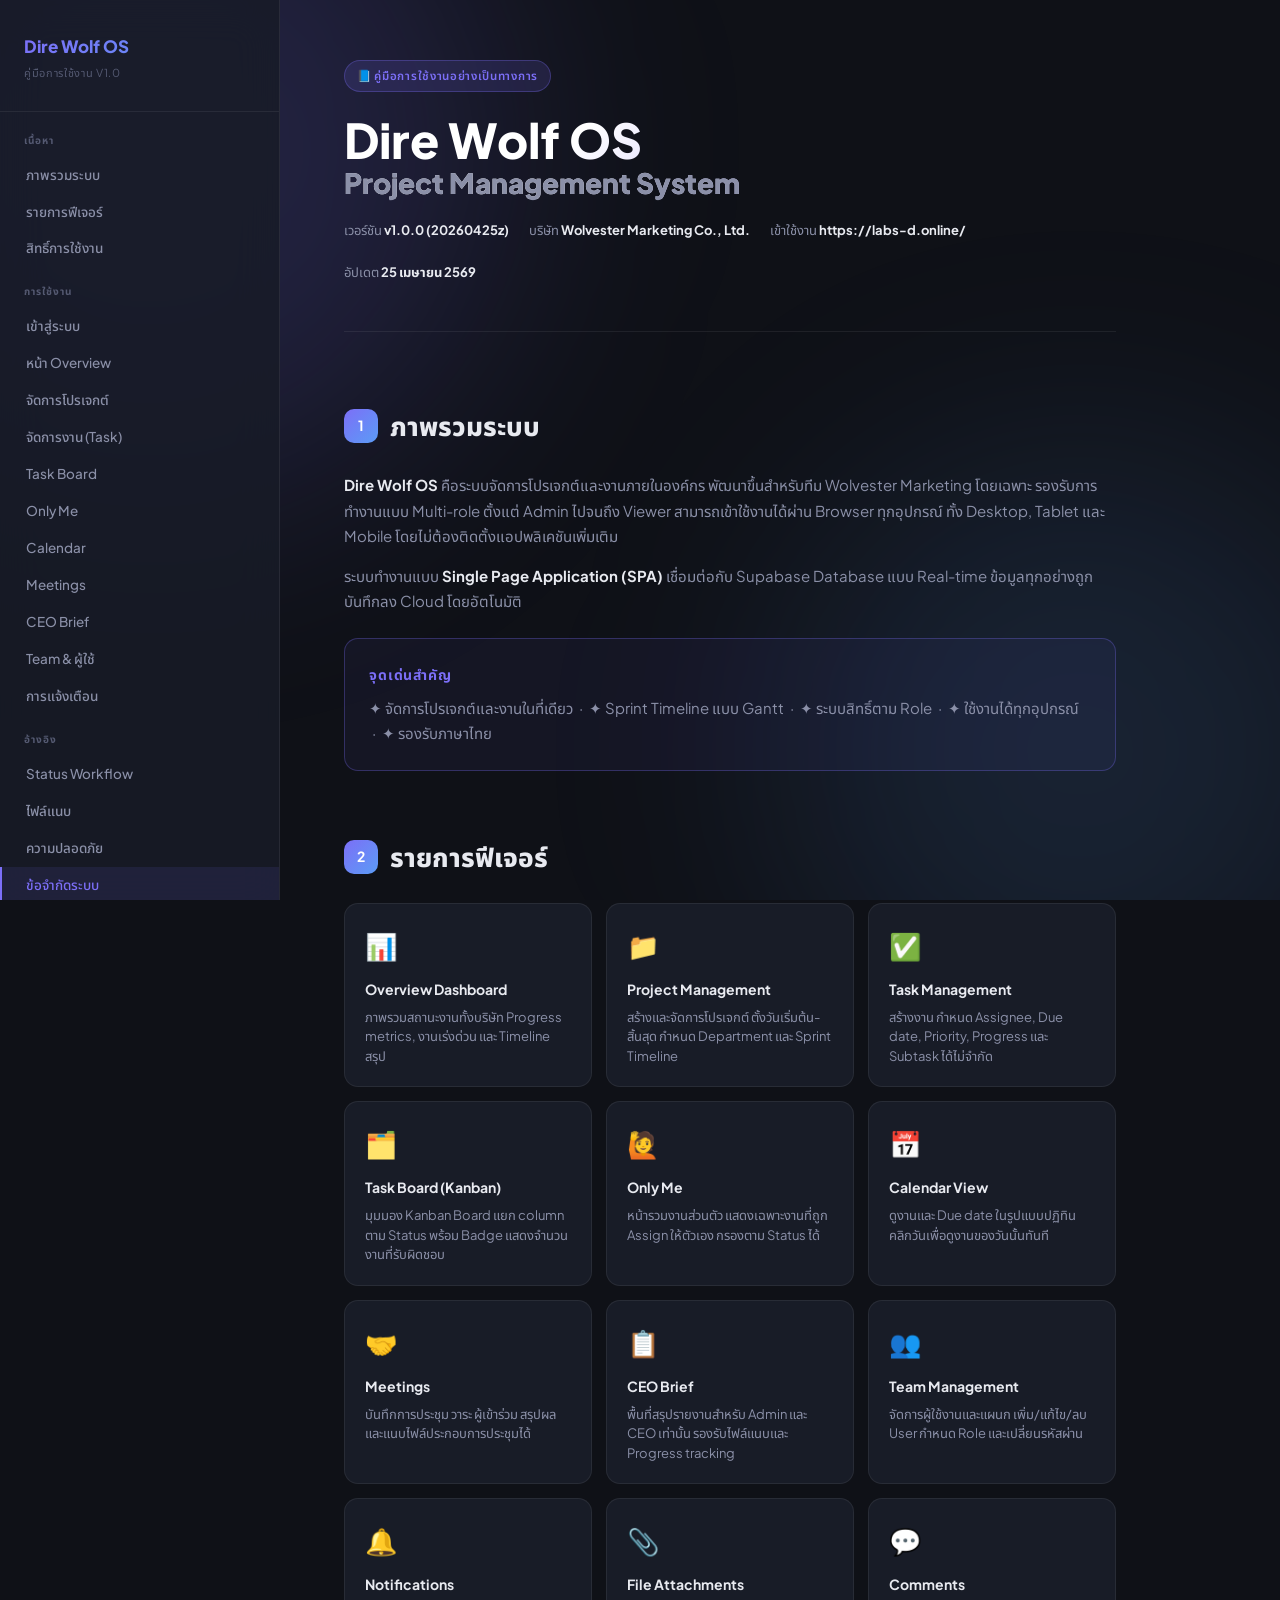
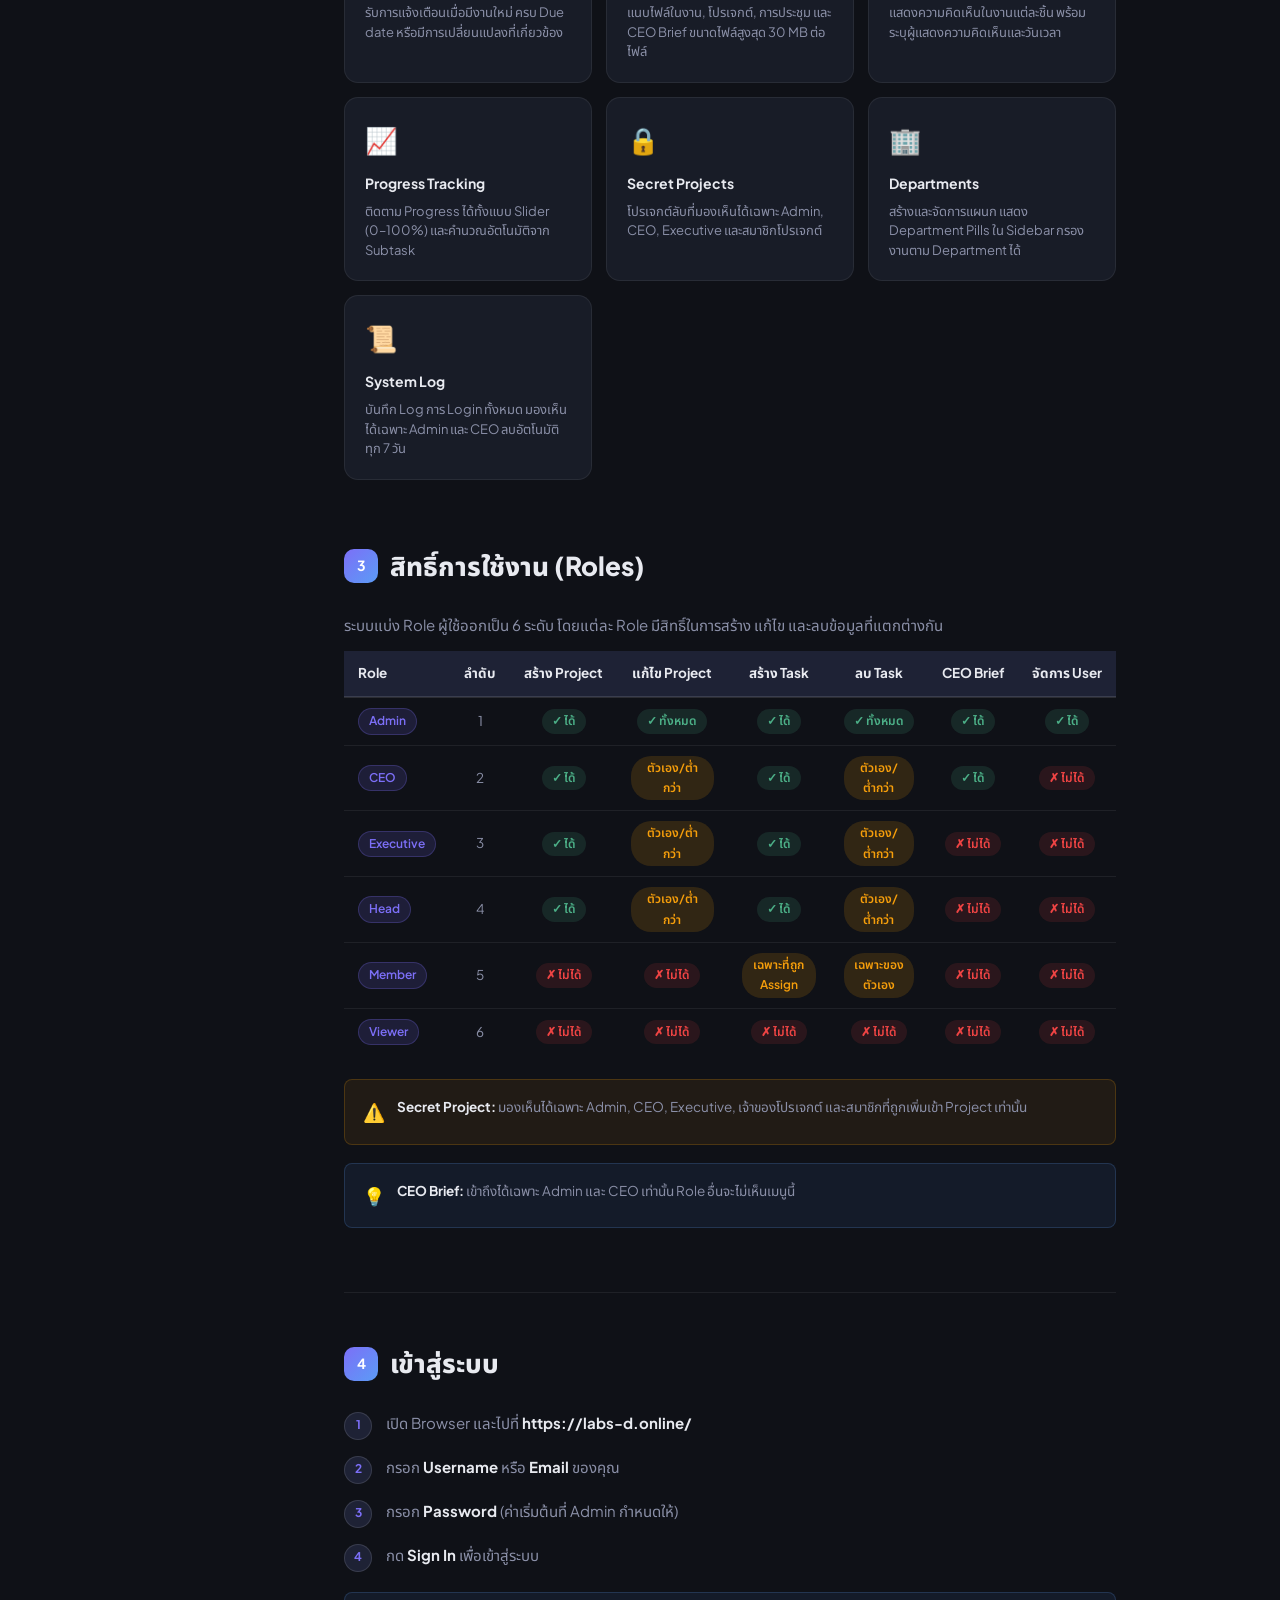
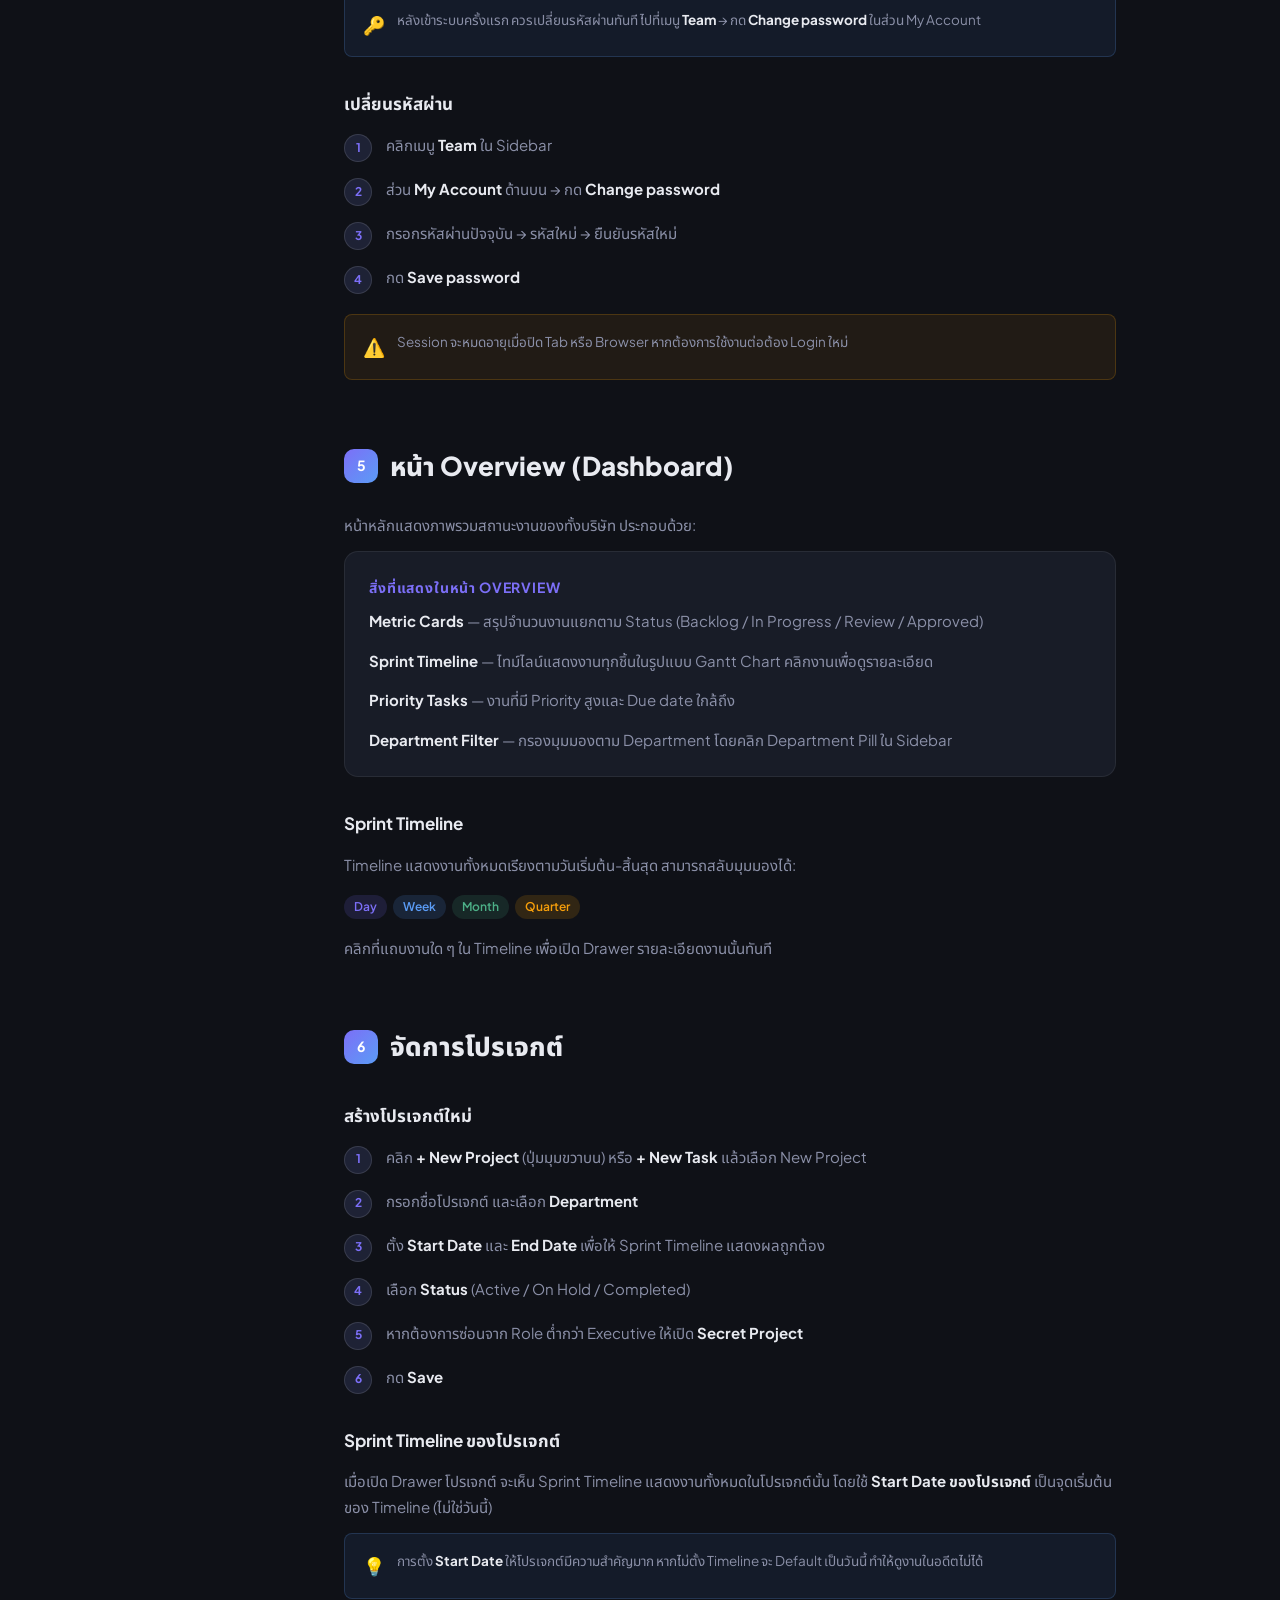
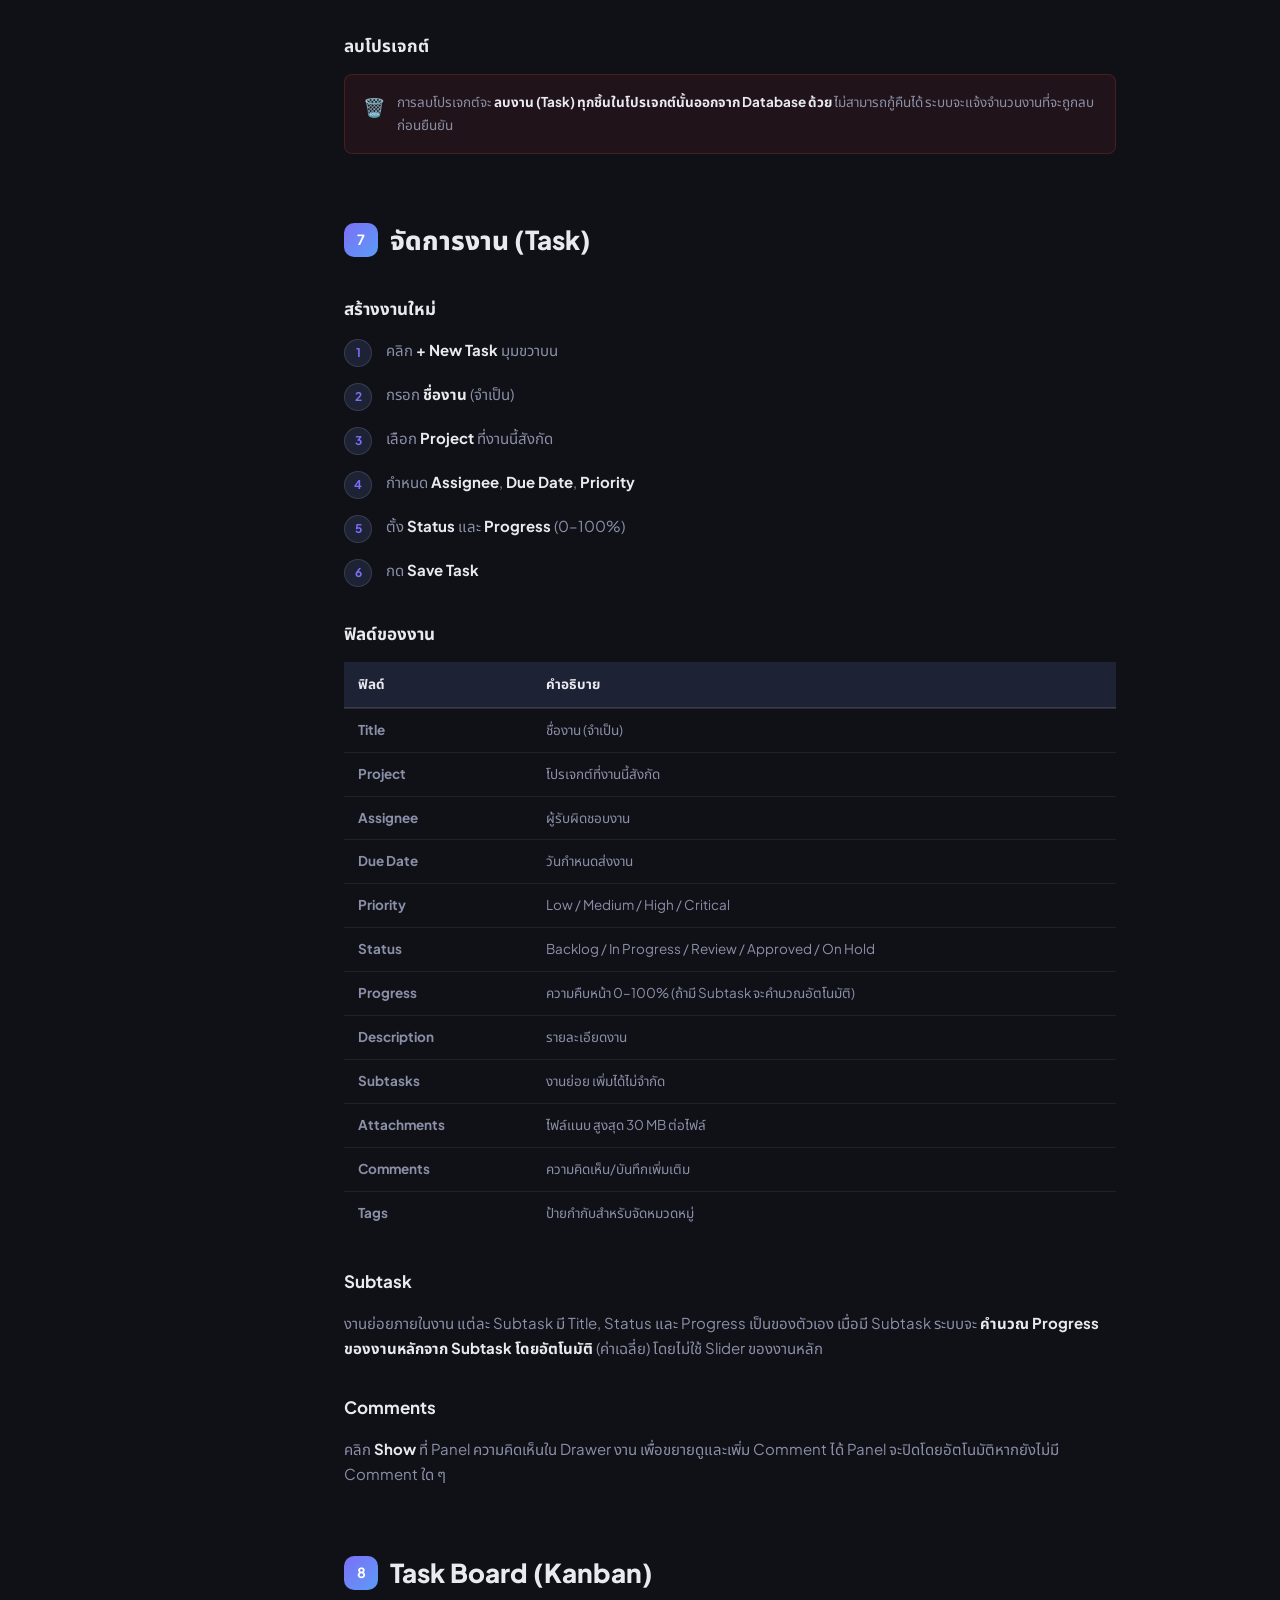
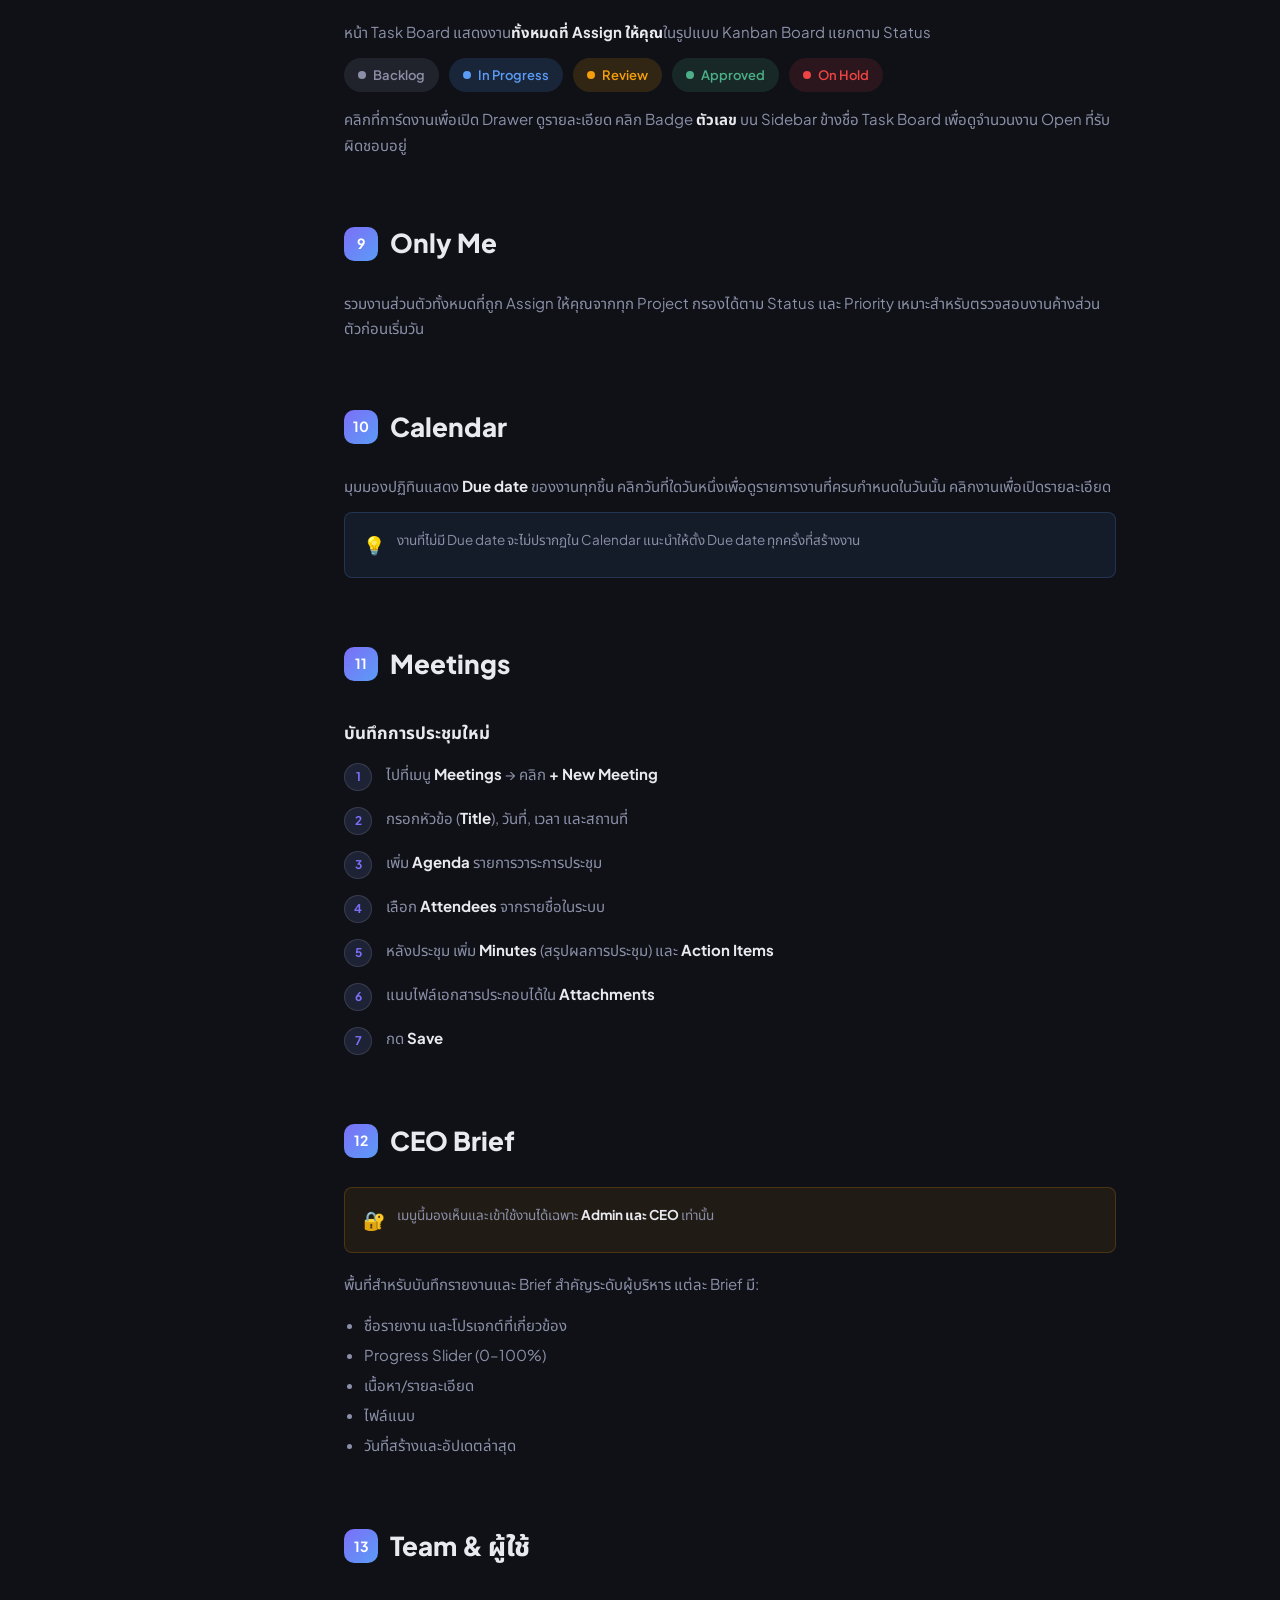
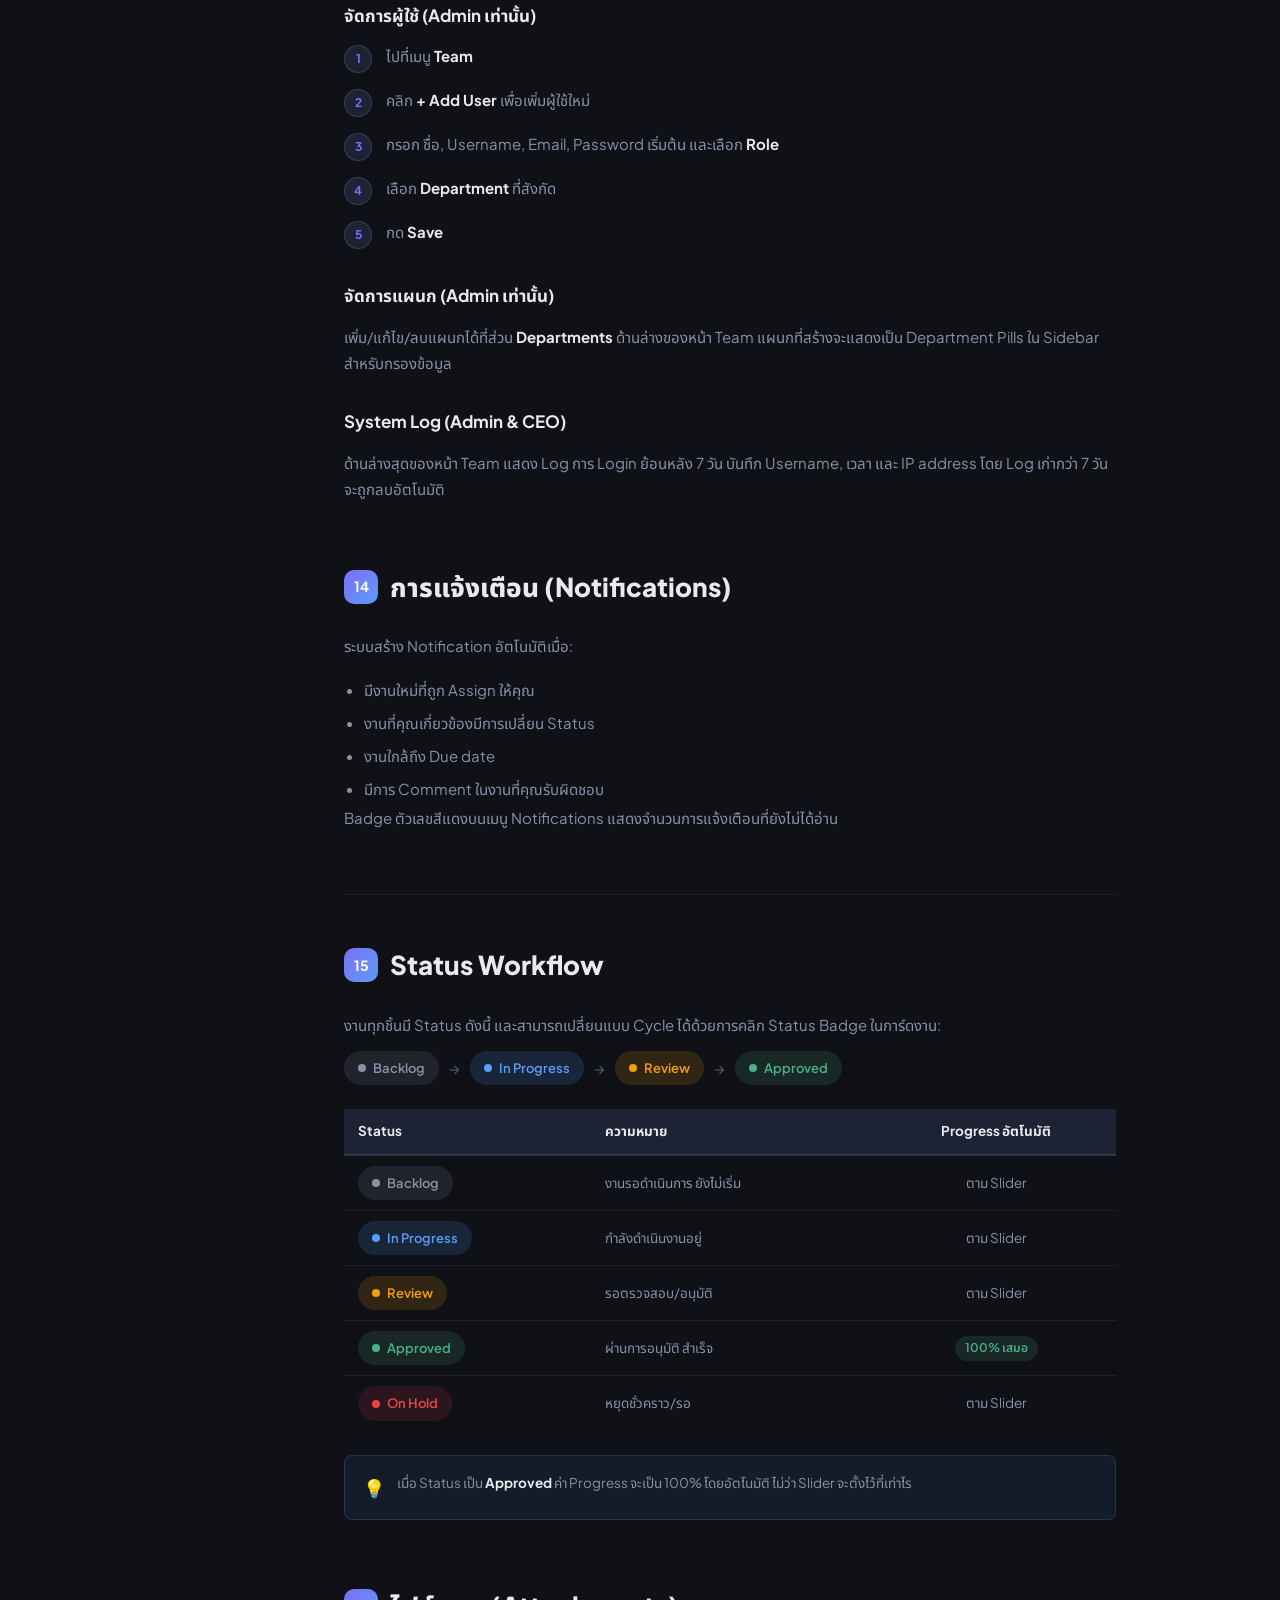
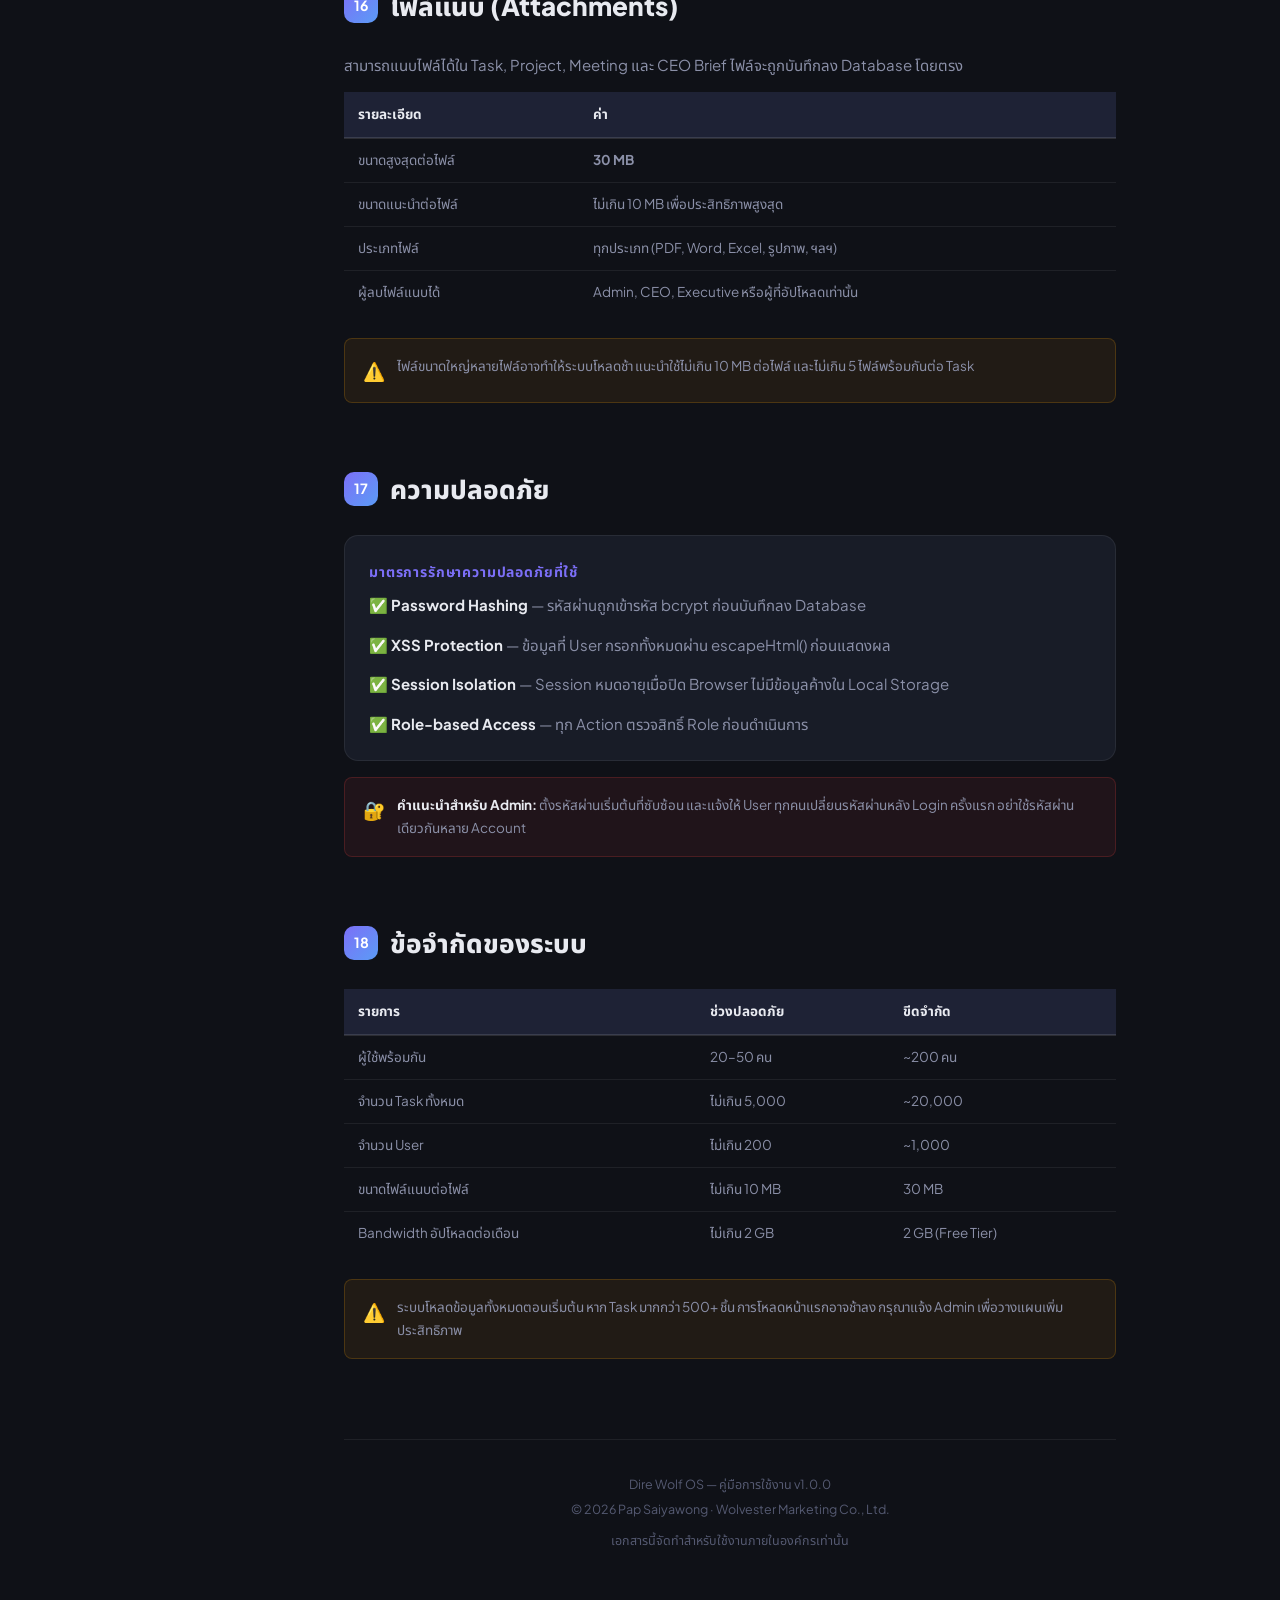
<file: manual.html>
<!DOCTYPE html>
<html lang="th">
<head>
  <meta charset="UTF-8">
  <meta name="viewport" content="width=device-width, initial-scale=1">
  <title>คู่มือการใช้งาน — Dire Wolf OS</title>
  <link rel="preconnect" href="https://fonts.googleapis.com">
  <link rel="preconnect" href="https://fonts.gstatic.com" crossorigin>
  <link href="https://fonts.googleapis.com/css2?family=Plus+Jakarta+Sans:wght@300;400;500;600;700;800&family=Noto+Sans+Thai:wght@300;400;500;600;700;800&display=swap" rel="stylesheet">
  <style>
    *, *::before, *::after { box-sizing: border-box; margin: 0; padding: 0; }

    :root {
      --bg:          #0f1117;
      --surface:     #181c27;
      --surface2:    #1e2235;
      --border:      rgba(255,255,255,0.07);
      --border2:     rgba(255,255,255,0.12);
      --text:        #e8eaf0;
      --text-sub:    #8b90a8;
      --text-muted:  #555a72;
      --accent:      #7c6ff7;
      --accent2:     #5b9cf6;
      --accent3:     #f06292;
      --green:       #4caf87;
      --orange:      #f59e0b;
      --red:         #ef4444;
      --glow-a:      rgba(124,111,247,0.18);
      --glow-b:      rgba(91,156,246,0.12);
      --radius:      14px;
      --radius-sm:   8px;
    }

    html { scroll-behavior: smooth; }

    body {
      font-family: 'Plus Jakarta Sans', 'Noto Sans Thai', sans-serif;
      background: var(--bg);
      color: var(--text);
      font-size: 15px;
      line-height: 1.7;
      min-height: 100vh;
    }

    /* ── Background glows ── */
    .bg-wrap {
      position: fixed; inset: 0; pointer-events: none; z-index: 0;
      overflow: hidden;
    }
    .glow {
      position: absolute; border-radius: 50%; filter: blur(120px);
    }
    .glow-a {
      width: 700px; height: 700px; top: -200px; left: -200px;
      background: var(--glow-a);
    }
    .glow-b {
      width: 600px; height: 600px; bottom: -150px; right: -100px;
      background: var(--glow-b);
    }

    /* ── Layout ── */
    .layout { display: flex; min-height: 100vh; position: relative; z-index: 1; }

    /* ── Sidebar / TOC ── */
    .toc {
      width: 280px; flex-shrink: 0;
      background: rgba(24,28,39,0.85);
      border-right: 1px solid var(--border);
      backdrop-filter: blur(20px);
      position: sticky; top: 0; height: 100vh;
      overflow-y: auto; padding: 32px 0 40px;
      display: flex; flex-direction: column;
    }
    .toc::-webkit-scrollbar { width: 4px; }
    .toc::-webkit-scrollbar-track { background: transparent; }
    .toc::-webkit-scrollbar-thumb { background: var(--border2); border-radius: 4px; }

    .toc-brand {
      padding: 0 24px 28px;
      border-bottom: 1px solid var(--border);
      margin-bottom: 20px;
    }
    .toc-brand-title {
      font-size: 17px; font-weight: 800;
      background: linear-gradient(135deg, var(--accent), var(--accent2));
      -webkit-background-clip: text; -webkit-text-fill-color: transparent;
      background-clip: text;
    }
    .toc-brand-sub {
      font-size: 11px; color: var(--text-muted); margin-top: 3px;
      text-transform: uppercase; letter-spacing: 0.06em;
    }

    .toc-label {
      font-size: 10px; font-weight: 700; letter-spacing: 0.1em;
      text-transform: uppercase; color: var(--text-muted);
      padding: 0 24px 8px;
    }
    .toc a {
      display: block; padding: 7px 24px;
      color: var(--text-sub); text-decoration: none;
      font-size: 13.5px; font-weight: 500;
      border-left: 2px solid transparent;
      transition: all 0.15s;
    }
    .toc a:hover { color: var(--text); background: rgba(124,111,247,0.08); }
    .toc a.active, .toc a:target { color: var(--accent); border-left-color: var(--accent); background: rgba(124,111,247,0.10); }
    .toc .sub { padding-left: 38px; font-size: 12.5px; }

    .toc-section { margin-top: 16px; }

    /* ── Main content ── */
    .content {
      flex: 1; padding: 60px 64px 100px;
      max-width: 900px;
    }

    /* ── Cover ── */
    .cover {
      margin-bottom: 72px;
      padding-bottom: 48px;
      border-bottom: 1px solid var(--border);
    }
    .cover-badge {
      display: inline-flex; align-items: center; gap: 6px;
      background: rgba(124,111,247,0.15); border: 1px solid rgba(124,111,247,0.3);
      color: var(--accent); font-size: 11.5px; font-weight: 600;
      padding: 5px 12px; border-radius: 20px; margin-bottom: 20px;
      text-transform: uppercase; letter-spacing: 0.06em;
    }
    .cover h1 {
      font-size: 48px; font-weight: 800; line-height: 1.15;
      background: linear-gradient(135deg, #ffffff 30%, var(--accent) 100%);
      -webkit-background-clip: text; -webkit-text-fill-color: transparent;
      background-clip: text;
    }
    .cover h1 span { display: block; font-size: 28px; color: var(--text-sub); -webkit-text-fill-color: var(--text-sub); }
    .cover-meta {
      margin-top: 20px; display: flex; flex-wrap: wrap; gap: 20px;
    }
    .cover-meta-item {
      font-size: 13px; color: var(--text-sub);
    }
    .cover-meta-item strong { color: var(--text); }

    /* ── Section headings ── */
    .section { margin-bottom: 64px; scroll-margin-top: 32px; }

    h2 {
      font-size: 26px; font-weight: 800; margin-bottom: 24px;
      display: flex; align-items: center; gap: 12px;
    }
    h2 .num {
      display: inline-flex; align-items: center; justify-content: center;
      width: 34px; height: 34px; border-radius: 10px;
      background: linear-gradient(135deg, var(--accent), var(--accent2));
      font-size: 14px; font-weight: 700; color: #fff; flex-shrink: 0;
    }
    h3 {
      font-size: 17px; font-weight: 700; margin: 32px 0 14px;
      color: var(--text);
    }
    h4 {
      font-size: 14px; font-weight: 700; margin: 20px 0 8px;
      color: var(--accent); text-transform: uppercase; letter-spacing: 0.06em;
    }

    p { margin-bottom: 14px; color: var(--text-sub); }
    p strong { color: var(--text); }

    /* ── Cards ── */
    .card {
      background: var(--surface);
      border: 1px solid var(--border);
      border-radius: var(--radius);
      padding: 24px;
      margin-bottom: 16px;
    }
    .card-accent {
      border-color: rgba(124,111,247,0.3);
      background: rgba(124,111,247,0.06);
    }
    .card-grid {
      display: grid; grid-template-columns: repeat(auto-fill, minmax(240px, 1fr));
      gap: 14px; margin-bottom: 24px;
    }
    .feature-card {
      background: var(--surface);
      border: 1px solid var(--border);
      border-radius: var(--radius);
      padding: 20px;
      transition: border-color 0.2s, transform 0.15s;
    }
    .feature-card:hover {
      border-color: rgba(124,111,247,0.4);
      transform: translateY(-2px);
    }
    .feature-card .icon {
      font-size: 26px; margin-bottom: 10px;
    }
    .feature-card h4 {
      font-size: 14px; font-weight: 700; color: var(--text);
      text-transform: none; letter-spacing: 0; margin: 0 0 6px;
    }
    .feature-card p {
      font-size: 13px; margin: 0; line-height: 1.5;
    }

    /* ── Role table ── */
    .table-wrap { overflow-x: auto; margin-bottom: 24px; }
    table {
      width: 100%; border-collapse: collapse;
      font-size: 13.5px;
    }
    th {
      background: var(--surface2);
      color: var(--text); font-weight: 700;
      padding: 11px 14px; text-align: left;
      border-bottom: 2px solid var(--border2);
      white-space: nowrap;
    }
    td {
      padding: 10px 14px;
      border-bottom: 1px solid var(--border);
      color: var(--text-sub);
      vertical-align: middle;
    }
    tr:last-child td { border-bottom: none; }
    tr:hover td { background: rgba(255,255,255,0.02); }
    td.center, th.center { text-align: center; }

    .badge {
      display: inline-flex; align-items: center; justify-content: center;
      padding: 2px 10px; border-radius: 20px; font-size: 12px; font-weight: 600;
    }
    .badge-yes { background: rgba(76,175,135,0.15); color: var(--green); }
    .badge-no  { background: rgba(239,68,68,0.12); color: var(--red); }
    .badge-cond { background: rgba(245,158,11,0.15); color: var(--orange); }
    .badge-role {
      background: rgba(124,111,247,0.15); color: var(--accent);
      border: 1px solid rgba(124,111,247,0.25);
    }

    /* ── Steps ── */
    .steps { list-style: none; counter-reset: step; margin-bottom: 20px; }
    .steps li {
      counter-increment: step;
      display: flex; gap: 14px; margin-bottom: 14px;
      align-items: flex-start;
    }
    .steps li::before {
      content: counter(step);
      display: inline-flex; align-items: center; justify-content: center;
      min-width: 28px; height: 28px; border-radius: 50%;
      background: var(--surface2); border: 1px solid var(--border2);
      color: var(--accent); font-size: 12px; font-weight: 700;
      flex-shrink: 0; margin-top: 2px;
    }
    .steps li .step-body { color: var(--text-sub); }
    .steps li .step-body strong { color: var(--text); }

    /* ── Info / warning boxes ── */
    .info-box {
      display: flex; gap: 12px; align-items: flex-start;
      padding: 16px 18px; border-radius: var(--radius-sm);
      margin-bottom: 18px; font-size: 13.5px;
    }
    .info-box .icon { font-size: 18px; flex-shrink: 0; margin-top: 1px; }
    .info-box p { margin: 0; }
    .info-tip  { background: rgba(91,156,246,0.08); border: 1px solid rgba(91,156,246,0.2); color: var(--accent2); }
    .info-warn { background: rgba(245,158,11,0.08); border: 1px solid rgba(245,158,11,0.2); color: var(--orange); }
    .info-danger { background: rgba(239,68,68,0.08); border: 1px solid rgba(239,68,68,0.2); color: var(--red); }

    /* ── Tags / pills ── */
    .tag {
      display: inline-block; padding: 2px 10px; border-radius: 20px;
      font-size: 12px; font-weight: 600; margin: 2px 3px 2px 0;
    }
    .tag-purple { background: rgba(124,111,247,0.15); color: var(--accent); }
    .tag-blue   { background: rgba(91,156,246,0.15); color: var(--accent2); }
    .tag-green  { background: rgba(76,175,135,0.15); color: var(--green); }
    .tag-orange { background: rgba(245,158,11,0.15); color: var(--orange); }
    .tag-red    { background: rgba(239,68,68,0.12); color: var(--red); }

    /* ── Status demo ── */
    .status-row {
      display: flex; flex-wrap: wrap; gap: 10px; margin: 14px 0;
    }
    .status-pill {
      display: inline-flex; align-items: center; gap: 7px;
      padding: 6px 14px; border-radius: 20px; font-size: 13px; font-weight: 600;
    }
    .status-pill .dot {
      width: 8px; height: 8px; border-radius: 50%;
    }
    .s-backlog    { background: rgba(139,144,168,0.15); color: #8b90a8; }
    .s-backlog .dot    { background: #8b90a8; }
    .s-inprogress { background: rgba(91,156,246,0.15); color: var(--accent2); }
    .s-inprogress .dot { background: var(--accent2); }
    .s-review     { background: rgba(245,158,11,0.15); color: var(--orange); }
    .s-review .dot     { background: var(--orange); }
    .s-approve    { background: rgba(76,175,135,0.15); color: var(--green); }
    .s-approve .dot    { background: var(--green); }
    .s-hold       { background: rgba(239,68,68,0.12); color: var(--red); }
    .s-hold .dot       { background: var(--red); }

    /* ── Divider ── */
    .divider {
      border: none; border-top: 1px solid var(--border);
      margin: 48px 0;
    }

    /* ── Footer ── */
    .doc-footer {
      margin-top: 80px; padding-top: 32px;
      border-top: 1px solid var(--border);
      text-align: center; color: var(--text-muted);
      font-size: 12.5px; line-height: 2;
    }

    @media print {
      .toc { display: none; }
      .content { padding: 40px; max-width: 100%; }
      .bg-wrap { display: none; }
    }

    @media (max-width: 900px) {
      .toc { display: none; }
      .content { padding: 32px 24px 80px; }
      .cover h1 { font-size: 32px; }
    }
  </style>
</head>
<body>

<div class="bg-wrap">
  <div class="glow glow-a"></div>
  <div class="glow glow-b"></div>
</div>

<div class="layout">

  <!-- ════════════════ SIDEBAR TOC ════════════════ -->
  <nav class="toc">
    <div class="toc-brand">
      <div class="toc-brand-title">Dire Wolf OS</div>
      <div class="toc-brand-sub">คู่มือการใช้งาน v1.0</div>
    </div>

    <div class="toc-label">เนื้อหา</div>
    <a href="#overview">ภาพรวมระบบ</a>
    <a href="#features">รายการฟีเจอร์</a>
    <a href="#roles">สิทธิ์การใช้งาน</a>

    <div class="toc-section">
      <div class="toc-label">การใช้งาน</div>
      <a href="#login">เข้าสู่ระบบ</a>
      <a href="#dashboard">หน้า Overview</a>
      <a href="#projects">จัดการโปรเจกต์</a>
      <a href="#tasks">จัดการงาน (Task)</a>
      <a href="#board">Task Board</a>
      <a href="#onlyme">Only Me</a>
      <a href="#calendar">Calendar</a>
      <a href="#meetings">Meetings</a>
      <a href="#briefs">CEO Brief</a>
      <a href="#team">Team & ผู้ใช้</a>
      <a href="#notifications">การแจ้งเตือน</a>
    </div>

    <div class="toc-section">
      <div class="toc-label">อ้างอิง</div>
      <a href="#status">Status Workflow</a>
      <a href="#attachments">ไฟล์แนบ</a>
      <a href="#security">ความปลอดภัย</a>
      <a href="#limits">ข้อจำกัดระบบ</a>
    </div>
  </nav>

  <!-- ════════════════ MAIN CONTENT ════════════════ -->
  <main class="content">

    <!-- COVER -->
    <div class="cover">
      <div class="cover-badge">📘 คู่มือการใช้งานอย่างเป็นทางการ</div>
      <h1>
        Dire Wolf OS
        <span>Project Management System</span>
      </h1>
      <div class="cover-meta">
        <div class="cover-meta-item">เวอร์ชัน <strong>v1.0.0 (20260425z)</strong></div>
        <div class="cover-meta-item">บริษัท <strong>Wolvester Marketing Co., Ltd.</strong></div>
        <div class="cover-meta-item">เข้าใช้งาน <strong>https://labs-d.online/</strong></div>
        <div class="cover-meta-item">อัปเดต <strong>25 เมษายน 2569</strong></div>
      </div>
    </div>

    <!-- 1. OVERVIEW -->
    <section class="section" id="overview">
      <h2><span class="num">1</span>ภาพรวมระบบ</h2>
      <p>
        <strong>Dire Wolf OS</strong> คือระบบจัดการโปรเจกต์และงานภายในองค์กร พัฒนาขึ้นสำหรับทีม Wolvester Marketing โดยเฉพาะ รองรับการทำงานแบบ Multi-role ตั้งแต่ Admin ไปจนถึง Viewer สามารถเข้าใช้งานได้ผ่าน Browser ทุกอุปกรณ์ ทั้ง Desktop, Tablet และ Mobile โดยไม่ต้องติดตั้งแอปพลิเคชันเพิ่มเติม
      </p>
      <p>
        ระบบทำงานแบบ <strong>Single Page Application (SPA)</strong> เชื่อมต่อกับ Supabase Database แบบ Real-time ข้อมูลทุกอย่างถูกบันทึกลง Cloud โดยอัตโนมัติ
      </p>

      <div class="card card-accent" style="margin-top:24px;">
        <h4 style="margin-top:0;">จุดเด่นสำคัญ</h4>
        <p style="margin:0;">
          ✦ จัดการโปรเจกต์และงานในที่เดียว &nbsp;·&nbsp;
          ✦ Sprint Timeline แบบ Gantt &nbsp;·&nbsp;
          ✦ ระบบสิทธิ์ตาม Role &nbsp;·&nbsp;
          ✦ ใช้งานได้ทุกอุปกรณ์ &nbsp;·&nbsp;
          ✦ รองรับภาษาไทย
        </p>
      </div>
    </section>

    <!-- 2. FEATURE LIST -->
    <section class="section" id="features">
      <h2><span class="num">2</span>รายการฟีเจอร์</h2>

      <div class="card-grid">
        <div class="feature-card">
          <div class="icon">📊</div>
          <h4>Overview Dashboard</h4>
          <p>ภาพรวมสถานะงานทั้งบริษัท Progress metrics, งานเร่งด่วน และ Timeline สรุป</p>
        </div>
        <div class="feature-card">
          <div class="icon">📁</div>
          <h4>Project Management</h4>
          <p>สร้างและจัดการโปรเจกต์ ตั้งวันเริ่มต้น-สิ้นสุด กำหนด Department และ Sprint Timeline</p>
        </div>
        <div class="feature-card">
          <div class="icon">✅</div>
          <h4>Task Management</h4>
          <p>สร้างงาน กำหนด Assignee, Due date, Priority, Progress และ Subtask ได้ไม่จำกัด</p>
        </div>
        <div class="feature-card">
          <div class="icon">🗂️</div>
          <h4>Task Board (Kanban)</h4>
          <p>มุมมอง Kanban Board แยก column ตาม Status พร้อม Badge แสดงจำนวนงานที่รับผิดชอบ</p>
        </div>
        <div class="feature-card">
          <div class="icon">🙋</div>
          <h4>Only Me</h4>
          <p>หน้ารวมงานส่วนตัว แสดงเฉพาะงานที่ถูก Assign ให้ตัวเอง กรองตาม Status ได้</p>
        </div>
        <div class="feature-card">
          <div class="icon">📅</div>
          <h4>Calendar View</h4>
          <p>ดูงานและ Due date ในรูปแบบปฏิทิน คลิกวันเพื่อดูงานของวันนั้นทันที</p>
        </div>
        <div class="feature-card">
          <div class="icon">🤝</div>
          <h4>Meetings</h4>
          <p>บันทึกการประชุม วาระ ผู้เข้าร่วม สรุปผล และแนบไฟล์ประกอบการประชุมได้</p>
        </div>
        <div class="feature-card">
          <div class="icon">📋</div>
          <h4>CEO Brief</h4>
          <p>พื้นที่สรุปรายงานสำหรับ Admin และ CEO เท่านั้น รองรับไฟล์แนบและ Progress tracking</p>
        </div>
        <div class="feature-card">
          <div class="icon">👥</div>
          <h4>Team Management</h4>
          <p>จัดการผู้ใช้งานและแผนก เพิ่ม/แก้ไข/ลบ User กำหนด Role และเปลี่ยนรหัสผ่าน</p>
        </div>
        <div class="feature-card">
          <div class="icon">🔔</div>
          <h4>Notifications</h4>
          <p>รับการแจ้งเตือนเมื่อมีงานใหม่ ครบ Due date หรือมีการเปลี่ยนแปลงที่เกี่ยวข้อง</p>
        </div>
        <div class="feature-card">
          <div class="icon">📎</div>
          <h4>File Attachments</h4>
          <p>แนบไฟล์ในงาน, โปรเจกต์, การประชุม และ CEO Brief ขนาดไฟล์สูงสุด 30 MB ต่อไฟล์</p>
        </div>
        <div class="feature-card">
          <div class="icon">💬</div>
          <h4>Comments</h4>
          <p>แสดงความคิดเห็นในงานแต่ละชิ้น พร้อมระบุผู้แสดงความคิดเห็นและวันเวลา</p>
        </div>
        <div class="feature-card">
          <div class="icon">📈</div>
          <h4>Progress Tracking</h4>
          <p>ติดตาม Progress ได้ทั้งแบบ Slider (0–100%) และคำนวณอัตโนมัติจาก Subtask</p>
        </div>
        <div class="feature-card">
          <div class="icon">🔒</div>
          <h4>Secret Projects</h4>
          <p>โปรเจกต์ลับที่มองเห็นได้เฉพาะ Admin, CEO, Executive และสมาชิกโปรเจกต์</p>
        </div>
        <div class="feature-card">
          <div class="icon">🏢</div>
          <h4>Departments</h4>
          <p>สร้างและจัดการแผนก แสดง Department Pills ใน Sidebar กรองงานตาม Department ได้</p>
        </div>
        <div class="feature-card">
          <div class="icon">📜</div>
          <h4>System Log</h4>
          <p>บันทึก Log การ Login ทั้งหมด มองเห็นได้เฉพาะ Admin และ CEO ลบอัตโนมัติทุก 7 วัน</p>
        </div>
      </div>
    </section>

    <!-- 3. ROLES -->
    <section class="section" id="roles">
      <h2><span class="num">3</span>สิทธิ์การใช้งาน (Roles)</h2>
      <p>ระบบแบ่ง Role ผู้ใช้ออกเป็น 6 ระดับ โดยแต่ละ Role มีสิทธิ์ในการสร้าง แก้ไข และลบข้อมูลที่แตกต่างกัน</p>

      <div class="table-wrap">
        <table>
          <thead>
            <tr>
              <th>Role</th>
              <th class="center">ลำดับ</th>
              <th class="center">สร้าง Project</th>
              <th class="center">แก้ไข Project</th>
              <th class="center">สร้าง Task</th>
              <th class="center">ลบ Task</th>
              <th class="center">CEO Brief</th>
              <th class="center">จัดการ User</th>
            </tr>
          </thead>
          <tbody>
            <tr>
              <td><span class="badge badge-role">Admin</span></td>
              <td class="center">1</td>
              <td class="center"><span class="badge badge-yes">✓ ได้</span></td>
              <td class="center"><span class="badge badge-yes">✓ ทั้งหมด</span></td>
              <td class="center"><span class="badge badge-yes">✓ ได้</span></td>
              <td class="center"><span class="badge badge-yes">✓ ทั้งหมด</span></td>
              <td class="center"><span class="badge badge-yes">✓ ได้</span></td>
              <td class="center"><span class="badge badge-yes">✓ ได้</span></td>
            </tr>
            <tr>
              <td><span class="badge badge-role">CEO</span></td>
              <td class="center">2</td>
              <td class="center"><span class="badge badge-yes">✓ ได้</span></td>
              <td class="center"><span class="badge badge-cond">ตัวเอง/ต่ำกว่า</span></td>
              <td class="center"><span class="badge badge-yes">✓ ได้</span></td>
              <td class="center"><span class="badge badge-cond">ตัวเอง/ต่ำกว่า</span></td>
              <td class="center"><span class="badge badge-yes">✓ ได้</span></td>
              <td class="center"><span class="badge badge-no">✗ ไม่ได้</span></td>
            </tr>
            <tr>
              <td><span class="badge badge-role">Executive</span></td>
              <td class="center">3</td>
              <td class="center"><span class="badge badge-yes">✓ ได้</span></td>
              <td class="center"><span class="badge badge-cond">ตัวเอง/ต่ำกว่า</span></td>
              <td class="center"><span class="badge badge-yes">✓ ได้</span></td>
              <td class="center"><span class="badge badge-cond">ตัวเอง/ต่ำกว่า</span></td>
              <td class="center"><span class="badge badge-no">✗ ไม่ได้</span></td>
              <td class="center"><span class="badge badge-no">✗ ไม่ได้</span></td>
            </tr>
            <tr>
              <td><span class="badge badge-role">Head</span></td>
              <td class="center">4</td>
              <td class="center"><span class="badge badge-yes">✓ ได้</span></td>
              <td class="center"><span class="badge badge-cond">ตัวเอง/ต่ำกว่า</span></td>
              <td class="center"><span class="badge badge-yes">✓ ได้</span></td>
              <td class="center"><span class="badge badge-cond">ตัวเอง/ต่ำกว่า</span></td>
              <td class="center"><span class="badge badge-no">✗ ไม่ได้</span></td>
              <td class="center"><span class="badge badge-no">✗ ไม่ได้</span></td>
            </tr>
            <tr>
              <td><span class="badge badge-role">Member</span></td>
              <td class="center">5</td>
              <td class="center"><span class="badge badge-no">✗ ไม่ได้</span></td>
              <td class="center"><span class="badge badge-no">✗ ไม่ได้</span></td>
              <td class="center"><span class="badge badge-cond">เฉพาะที่ถูก Assign</span></td>
              <td class="center"><span class="badge badge-cond">เฉพาะของตัวเอง</span></td>
              <td class="center"><span class="badge badge-no">✗ ไม่ได้</span></td>
              <td class="center"><span class="badge badge-no">✗ ไม่ได้</span></td>
            </tr>
            <tr>
              <td><span class="badge badge-role">Viewer</span></td>
              <td class="center">6</td>
              <td class="center"><span class="badge badge-no">✗ ไม่ได้</span></td>
              <td class="center"><span class="badge badge-no">✗ ไม่ได้</span></td>
              <td class="center"><span class="badge badge-no">✗ ไม่ได้</span></td>
              <td class="center"><span class="badge badge-no">✗ ไม่ได้</span></td>
              <td class="center"><span class="badge badge-no">✗ ไม่ได้</span></td>
              <td class="center"><span class="badge badge-no">✗ ไม่ได้</span></td>
            </tr>
          </tbody>
        </table>
      </div>

      <div class="info-box info-warn">
        <span class="icon">⚠️</span>
        <p><strong>Secret Project:</strong> มองเห็นได้เฉพาะ Admin, CEO, Executive, เจ้าของโปรเจกต์ และสมาชิกที่ถูกเพิ่มเข้า Project เท่านั้น</p>
      </div>
      <div class="info-box info-tip">
        <span class="icon">💡</span>
        <p><strong>CEO Brief:</strong> เข้าถึงได้เฉพาะ Admin และ CEO เท่านั้น Role อื่นจะไม่เห็นเมนูนี้</p>
      </div>
    </section>

    <hr class="divider">

    <!-- 4. LOGIN -->
    <section class="section" id="login">
      <h2><span class="num">4</span>เข้าสู่ระบบ</h2>

      <ol class="steps">
        <li><div class="step-body">เปิด Browser และไปที่ <strong>https://labs-d.online/</strong></div></li>
        <li><div class="step-body">กรอก <strong>Username</strong> หรือ <strong>Email</strong> ของคุณ</div></li>
        <li><div class="step-body">กรอก <strong>Password</strong> (ค่าเริ่มต้นที่ Admin กำหนดให้)</div></li>
        <li><div class="step-body">กด <strong>Sign In</strong> เพื่อเข้าสู่ระบบ</div></li>
      </ol>

      <div class="info-box info-tip">
        <span class="icon">🔑</span>
        <p>หลังเข้าระบบครั้งแรก ควรเปลี่ยนรหัสผ่านทันที ไปที่เมนู <strong>Team</strong> → กด <strong>Change password</strong> ในส่วน My Account</p>
      </div>

      <h3>เปลี่ยนรหัสผ่าน</h3>
      <ol class="steps">
        <li><div class="step-body">คลิกเมนู <strong>Team</strong> ใน Sidebar</div></li>
        <li><div class="step-body">ส่วน <strong>My Account</strong> ด้านบน → กด <strong>Change password</strong></div></li>
        <li><div class="step-body">กรอกรหัสผ่านปัจจุบัน → รหัสใหม่ → ยืนยันรหัสใหม่</div></li>
        <li><div class="step-body">กด <strong>Save password</strong></div></li>
      </ol>

      <div class="info-box info-warn">
        <span class="icon">⚠️</span>
        <p>Session จะหมดอายุเมื่อปิด Tab หรือ Browser หากต้องการใช้งานต่อต้อง Login ใหม่</p>
      </div>
    </section>

    <!-- 5. DASHBOARD -->
    <section class="section" id="dashboard">
      <h2><span class="num">5</span>หน้า Overview (Dashboard)</h2>
      <p>หน้าหลักแสดงภาพรวมสถานะงานของทั้งบริษัท ประกอบด้วย:</p>

      <div class="card">
        <h4 style="margin-top:0;">สิ่งที่แสดงในหน้า Overview</h4>
        <p><strong>Metric Cards</strong> — สรุปจำนวนงานแยกตาม Status (Backlog / In Progress / Review / Approved)</p>
        <p><strong>Sprint Timeline</strong> — ไทม์ไลน์แสดงงานทุกชิ้นในรูปแบบ Gantt Chart คลิกงานเพื่อดูรายละเอียด</p>
        <p><strong>Priority Tasks</strong> — งานที่มี Priority สูงและ Due date ใกล้ถึง</p>
        <p style="margin:0;"><strong>Department Filter</strong> — กรองมุมมองตาม Department โดยคลิก Department Pill ใน Sidebar</p>
      </div>

      <h3>Sprint Timeline</h3>
      <p>Timeline แสดงงานทั้งหมดเรียงตามวันเริ่มต้น-สิ้นสุด สามารถสลับมุมมองได้:</p>
      <p>
        <span class="tag tag-purple">Day</span>
        <span class="tag tag-blue">Week</span>
        <span class="tag tag-green">Month</span>
        <span class="tag tag-orange">Quarter</span>
      </p>
      <p>คลิกที่แถบงานใด ๆ ใน Timeline เพื่อเปิด Drawer รายละเอียดงานนั้นทันที</p>
    </section>

    <!-- 6. PROJECTS -->
    <section class="section" id="projects">
      <h2><span class="num">6</span>จัดการโปรเจกต์</h2>

      <h3>สร้างโปรเจกต์ใหม่</h3>
      <ol class="steps">
        <li><div class="step-body">คลิก <strong>+ New Project</strong> (ปุ่มมุมขวาบน) หรือ <strong>+ New Task</strong> แล้วเลือก New Project</div></li>
        <li><div class="step-body">กรอกชื่อโปรเจกต์ และเลือก <strong>Department</strong></div></li>
        <li><div class="step-body">ตั้ง <strong>Start Date</strong> และ <strong>End Date</strong> เพื่อให้ Sprint Timeline แสดงผลถูกต้อง</div></li>
        <li><div class="step-body">เลือก <strong>Status</strong> (Active / On Hold / Completed)</div></li>
        <li><div class="step-body">หากต้องการซ่อนจาก Role ต่ำกว่า Executive ให้เปิด <strong>Secret Project</strong></div></li>
        <li><div class="step-body">กด <strong>Save</strong></div></li>
      </ol>

      <h3>Sprint Timeline ของโปรเจกต์</h3>
      <p>เมื่อเปิด Drawer โปรเจกต์ จะเห็น Sprint Timeline แสดงงานทั้งหมดในโปรเจกต์นั้น โดยใช้ <strong>Start Date ของโปรเจกต์</strong> เป็นจุดเริ่มต้นของ Timeline (ไม่ใช่วันนี้)</p>

      <div class="info-box info-tip">
        <span class="icon">💡</span>
        <p>การตั้ง <strong>Start Date</strong> ให้โปรเจกต์มีความสำคัญมาก หากไม่ตั้ง Timeline จะ Default เป็นวันนี้ ทำให้ดูงานในอดีตไม่ได้</p>
      </div>

      <h3>ลบโปรเจกต์</h3>
      <div class="info-box info-danger">
        <span class="icon">🗑️</span>
        <p>การลบโปรเจกต์จะ <strong>ลบงาน (Task) ทุกชิ้นในโปรเจกต์นั้นออกจาก Database ด้วย</strong> ไม่สามารถกู้คืนได้ ระบบจะแจ้งจำนวนงานที่จะถูกลบก่อนยืนยัน</p>
      </div>
    </section>

    <!-- 7. TASKS -->
    <section class="section" id="tasks">
      <h2><span class="num">7</span>จัดการงาน (Task)</h2>

      <h3>สร้างงานใหม่</h3>
      <ol class="steps">
        <li><div class="step-body">คลิก <strong>+ New Task</strong> มุมขวาบน</div></li>
        <li><div class="step-body">กรอก <strong>ชื่องาน</strong> (จำเป็น)</div></li>
        <li><div class="step-body">เลือก <strong>Project</strong> ที่งานนี้สังกัด</div></li>
        <li><div class="step-body">กำหนด <strong>Assignee</strong>, <strong>Due Date</strong>, <strong>Priority</strong></div></li>
        <li><div class="step-body">ตั้ง <strong>Status</strong> และ <strong>Progress</strong> (0–100%)</div></li>
        <li><div class="step-body">กด <strong>Save Task</strong></div></li>
      </ol>

      <h3>ฟิลด์ของงาน</h3>
      <div class="table-wrap">
        <table>
          <thead>
            <tr><th>ฟิลด์</th><th>คำอธิบาย</th></tr>
          </thead>
          <tbody>
            <tr><td><strong>Title</strong></td><td>ชื่องาน (จำเป็น)</td></tr>
            <tr><td><strong>Project</strong></td><td>โปรเจกต์ที่งานนี้สังกัด</td></tr>
            <tr><td><strong>Assignee</strong></td><td>ผู้รับผิดชอบงาน</td></tr>
            <tr><td><strong>Due Date</strong></td><td>วันกำหนดส่งงาน</td></tr>
            <tr><td><strong>Priority</strong></td><td>Low / Medium / High / Critical</td></tr>
            <tr><td><strong>Status</strong></td><td>Backlog / In Progress / Review / Approved / On Hold</td></tr>
            <tr><td><strong>Progress</strong></td><td>ความคืบหน้า 0–100% (ถ้ามี Subtask จะคำนวณอัตโนมัติ)</td></tr>
            <tr><td><strong>Description</strong></td><td>รายละเอียดงาน</td></tr>
            <tr><td><strong>Subtasks</strong></td><td>งานย่อย เพิ่มได้ไม่จำกัด</td></tr>
            <tr><td><strong>Attachments</strong></td><td>ไฟล์แนบ สูงสุด 30 MB ต่อไฟล์</td></tr>
            <tr><td><strong>Comments</strong></td><td>ความคิดเห็น/บันทึกเพิ่มเติม</td></tr>
            <tr><td><strong>Tags</strong></td><td>ป้ายกำกับสำหรับจัดหมวดหมู่</td></tr>
          </tbody>
        </table>
      </div>

      <h3>Subtask</h3>
      <p>งานย่อยภายในงาน แต่ละ Subtask มี Title, Status และ Progress เป็นของตัวเอง เมื่อมี Subtask ระบบจะ <strong>คำนวณ Progress ของงานหลักจาก Subtask โดยอัตโนมัติ</strong> (ค่าเฉลี่ย) โดยไม่ใช้ Slider ของงานหลัก</p>

      <h3>Comments</h3>
      <p>คลิก <strong>Show</strong> ที่ Panel ความคิดเห็นใน Drawer งาน เพื่อขยายดูและเพิ่ม Comment ได้ Panel จะปิดโดยอัตโนมัติหากยังไม่มี Comment ใด ๆ</p>
    </section>

    <!-- 8. BOARD -->
    <section class="section" id="board">
      <h2><span class="num">8</span>Task Board (Kanban)</h2>
      <p>หน้า Task Board แสดงงาน<strong>ทั้งหมดที่ Assign ให้คุณ</strong>ในรูปแบบ Kanban Board แยกตาม Status</p>

      <div class="status-row">
        <div class="status-pill s-backlog"><span class="dot"></span>Backlog</div>
        <div class="status-pill s-inprogress"><span class="dot"></span>In Progress</div>
        <div class="status-pill s-review"><span class="dot"></span>Review</div>
        <div class="status-pill s-approve"><span class="dot"></span>Approved</div>
        <div class="status-pill s-hold"><span class="dot"></span>On Hold</div>
      </div>

      <p style="margin-top:14px;">คลิกที่การ์ดงานเพื่อเปิด Drawer ดูรายละเอียด คลิก Badge <strong>ตัวเลข</strong> บน Sidebar ข้างชื่อ Task Board เพื่อดูจำนวนงาน Open ที่รับผิดชอบอยู่</p>
    </section>

    <!-- 9. ONLY ME -->
    <section class="section" id="onlyme">
      <h2><span class="num">9</span>Only Me</h2>
      <p>รวมงานส่วนตัวทั้งหมดที่ถูก Assign ให้คุณจากทุก Project กรองได้ตาม Status และ Priority เหมาะสำหรับตรวจสอบงานค้างส่วนตัวก่อนเริ่มวัน</p>
    </section>

    <!-- 10. CALENDAR -->
    <section class="section" id="calendar">
      <h2><span class="num">10</span>Calendar</h2>
      <p>มุมมองปฏิทินแสดง <strong>Due date</strong> ของงานทุกชิ้น คลิกวันที่ใดวันหนึ่งเพื่อดูรายการงานที่ครบกำหนดในวันนั้น คลิกงานเพื่อเปิดรายละเอียด</p>
      <div class="info-box info-tip">
        <span class="icon">💡</span>
        <p>งานที่ไม่มี Due date จะไม่ปรากฏใน Calendar แนะนำให้ตั้ง Due date ทุกครั้งที่สร้างงาน</p>
      </div>
    </section>

    <!-- 11. MEETINGS -->
    <section class="section" id="meetings">
      <h2><span class="num">11</span>Meetings</h2>

      <h3>บันทึกการประชุมใหม่</h3>
      <ol class="steps">
        <li><div class="step-body">ไปที่เมนู <strong>Meetings</strong> → คลิก <strong>+ New Meeting</strong></div></li>
        <li><div class="step-body">กรอกหัวข้อ (<strong>Title</strong>), วันที่, เวลา และสถานที่</div></li>
        <li><div class="step-body">เพิ่ม <strong>Agenda</strong> รายการวาระการประชุม</div></li>
        <li><div class="step-body">เลือก <strong>Attendees</strong> จากรายชื่อในระบบ</div></li>
        <li><div class="step-body">หลังประชุม เพิ่ม <strong>Minutes</strong> (สรุปผลการประชุม) และ <strong>Action Items</strong></div></li>
        <li><div class="step-body">แนบไฟล์เอกสารประกอบได้ใน <strong>Attachments</strong></div></li>
        <li><div class="step-body">กด <strong>Save</strong></div></li>
      </ol>
    </section>

    <!-- 12. CEO BRIEF -->
    <section class="section" id="briefs">
      <h2><span class="num">12</span>CEO Brief</h2>

      <div class="info-box info-warn">
        <span class="icon">🔐</span>
        <p>เมนูนี้มองเห็นและเข้าใช้งานได้เฉพาะ <strong>Admin และ CEO</strong> เท่านั้น</p>
      </div>

      <p>พื้นที่สำหรับบันทึกรายงานและ Brief สำคัญระดับผู้บริหาร แต่ละ Brief มี:</p>
      <ul style="color:var(--text-sub); padding-left:20px; margin-bottom:14px; line-height:2;">
        <li>ชื่อรายงาน และโปรเจกต์ที่เกี่ยวข้อง</li>
        <li>Progress Slider (0–100%)</li>
        <li>เนื้อหา/รายละเอียด</li>
        <li>ไฟล์แนบ</li>
        <li>วันที่สร้างและอัปเดตล่าสุด</li>
      </ul>
    </section>

    <!-- 13. TEAM -->
    <section class="section" id="team">
      <h2><span class="num">13</span>Team & ผู้ใช้</h2>

      <h3>จัดการผู้ใช้ (Admin เท่านั้น)</h3>
      <ol class="steps">
        <li><div class="step-body">ไปที่เมนู <strong>Team</strong></div></li>
        <li><div class="step-body">คลิก <strong>+ Add User</strong> เพื่อเพิ่มผู้ใช้ใหม่</div></li>
        <li><div class="step-body">กรอก ชื่อ, Username, Email, Password เริ่มต้น และเลือก <strong>Role</strong></div></li>
        <li><div class="step-body">เลือก <strong>Department</strong> ที่สังกัด</div></li>
        <li><div class="step-body">กด <strong>Save</strong></div></li>
      </ol>

      <h3>จัดการแผนก (Admin เท่านั้น)</h3>
      <p>เพิ่ม/แก้ไข/ลบแผนกได้ที่ส่วน <strong>Departments</strong> ด้านล่างของหน้า Team แผนกที่สร้างจะแสดงเป็น Department Pills ใน Sidebar สำหรับกรองข้อมูล</p>

      <h3>System Log (Admin & CEO)</h3>
      <p>ด้านล่างสุดของหน้า Team แสดง Log การ Login ย้อนหลัง 7 วัน บันทึก Username, เวลา และ IP address โดย Log เก่ากว่า 7 วันจะถูกลบอัตโนมัติ</p>
    </section>

    <!-- 14. NOTIFICATIONS -->
    <section class="section" id="notifications">
      <h2><span class="num">14</span>การแจ้งเตือน (Notifications)</h2>
      <p>ระบบสร้าง Notification อัตโนมัติเมื่อ:</p>
      <ul style="color:var(--text-sub); padding-left:20px; line-height:2.2;">
        <li>มีงานใหม่ที่ถูก Assign ให้คุณ</li>
        <li>งานที่คุณเกี่ยวข้องมีการเปลี่ยน Status</li>
        <li>งานใกล้ถึง Due date</li>
        <li>มีการ Comment ในงานที่คุณรับผิดชอบ</li>
      </ul>
      <p>Badge ตัวเลขสีแดงบนเมนู Notifications แสดงจำนวนการแจ้งเตือนที่ยังไม่ได้อ่าน</p>
    </section>

    <hr class="divider">

    <!-- 15. STATUS WORKFLOW -->
    <section class="section" id="status">
      <h2><span class="num">15</span>Status Workflow</h2>
      <p>งานทุกชิ้นมี Status ดังนี้ และสามารถเปลี่ยนแบบ Cycle ได้ด้วยการคลิก Status Badge ในการ์ดงาน:</p>

      <div class="status-row" style="margin-bottom:24px;">
        <div class="status-pill s-backlog"><span class="dot"></span>Backlog</div>
        <span style="color:var(--text-muted); align-self:center;">→</span>
        <div class="status-pill s-inprogress"><span class="dot"></span>In Progress</div>
        <span style="color:var(--text-muted); align-self:center;">→</span>
        <div class="status-pill s-review"><span class="dot"></span>Review</div>
        <span style="color:var(--text-muted); align-self:center;">→</span>
        <div class="status-pill s-approve"><span class="dot"></span>Approved</div>
      </div>

      <div class="table-wrap">
        <table>
          <thead>
            <tr><th>Status</th><th>ความหมาย</th><th class="center">Progress อัตโนมัติ</th></tr>
          </thead>
          <tbody>
            <tr>
              <td><div class="status-pill s-backlog" style="display:inline-flex;"><span class="dot"></span>Backlog</div></td>
              <td>งานรอดำเนินการ ยังไม่เริ่ม</td>
              <td class="center">ตาม Slider</td>
            </tr>
            <tr>
              <td><div class="status-pill s-inprogress" style="display:inline-flex;"><span class="dot"></span>In Progress</div></td>
              <td>กำลังดำเนินงานอยู่</td>
              <td class="center">ตาม Slider</td>
            </tr>
            <tr>
              <td><div class="status-pill s-review" style="display:inline-flex;"><span class="dot"></span>Review</div></td>
              <td>รอตรวจสอบ/อนุมัติ</td>
              <td class="center">ตาม Slider</td>
            </tr>
            <tr>
              <td><div class="status-pill s-approve" style="display:inline-flex;"><span class="dot"></span>Approved</div></td>
              <td>ผ่านการอนุมัติ สำเร็จ</td>
              <td class="center"><span class="badge badge-yes">100% เสมอ</span></td>
            </tr>
            <tr>
              <td><div class="status-pill s-hold" style="display:inline-flex;"><span class="dot"></span>On Hold</div></td>
              <td>หยุดชั่วคราว/รอ</td>
              <td class="center">ตาม Slider</td>
            </tr>
          </tbody>
        </table>
      </div>

      <div class="info-box info-tip">
        <span class="icon">💡</span>
        <p>เมื่อ Status เป็น <strong>Approved</strong> ค่า Progress จะเป็น 100% โดยอัตโนมัติ ไม่ว่า Slider จะตั้งไว้ที่เท่าไร</p>
      </div>
    </section>

    <!-- 16. ATTACHMENTS -->
    <section class="section" id="attachments">
      <h2><span class="num">16</span>ไฟล์แนบ (Attachments)</h2>

      <p>สามารถแนบไฟล์ได้ใน Task, Project, Meeting และ CEO Brief ไฟล์จะถูกบันทึกลง Database โดยตรง</p>

      <div class="table-wrap">
        <table>
          <thead>
            <tr><th>รายละเอียด</th><th>ค่า</th></tr>
          </thead>
          <tbody>
            <tr><td>ขนาดสูงสุดต่อไฟล์</td><td><strong>30 MB</strong></td></tr>
            <tr><td>ขนาดแนะนำต่อไฟล์</td><td>ไม่เกิน 10 MB เพื่อประสิทธิภาพสูงสุด</td></tr>
            <tr><td>ประเภทไฟล์</td><td>ทุกประเภท (PDF, Word, Excel, รูปภาพ, ฯลฯ)</td></tr>
            <tr><td>ผู้ลบไฟล์แนบได้</td><td>Admin, CEO, Executive หรือผู้ที่อัปโหลดเท่านั้น</td></tr>
          </tbody>
        </table>
      </div>

      <div class="info-box info-warn">
        <span class="icon">⚠️</span>
        <p>ไฟล์ขนาดใหญ่หลายไฟล์อาจทำให้ระบบโหลดช้า แนะนำใช้ไม่เกิน 10 MB ต่อไฟล์ และไม่เกิน 5 ไฟล์พร้อมกันต่อ Task</p>
      </div>
    </section>

    <!-- 17. SECURITY -->
    <section class="section" id="security">
      <h2><span class="num">17</span>ความปลอดภัย</h2>

      <div class="card">
        <h4 style="margin-top:0;">มาตรการรักษาความปลอดภัยที่ใช้</h4>
        <p>✅ <strong>Password Hashing</strong> — รหัสผ่านถูกเข้ารหัส bcrypt ก่อนบันทึกลง Database</p>
        <p>✅ <strong>XSS Protection</strong> — ข้อมูลที่ User กรอกทั้งหมดผ่าน escapeHtml() ก่อนแสดงผล</p>
        <p>✅ <strong>Session Isolation</strong> — Session หมดอายุเมื่อปิด Browser ไม่มีข้อมูลค้างใน Local Storage</p>
        <p style="margin:0;">✅ <strong>Role-based Access</strong> — ทุก Action ตรวจสิทธิ์ Role ก่อนดำเนินการ</p>
      </div>

      <div class="info-box info-danger">
        <span class="icon">🔐</span>
        <p><strong>คำแนะนำสำหรับ Admin:</strong> ตั้งรหัสผ่านเริ่มต้นที่ซับซ้อน และแจ้งให้ User ทุกคนเปลี่ยนรหัสผ่านหลัง Login ครั้งแรก อย่าใช้รหัสผ่านเดียวกันหลาย Account</p>
      </div>
    </section>

    <!-- 18. LIMITS -->
    <section class="section" id="limits">
      <h2><span class="num">18</span>ข้อจำกัดของระบบ</h2>

      <div class="table-wrap">
        <table>
          <thead>
            <tr><th>รายการ</th><th>ช่วงปลอดภัย</th><th>ขีดจำกัด</th></tr>
          </thead>
          <tbody>
            <tr><td>ผู้ใช้พร้อมกัน</td><td>20–50 คน</td><td>~200 คน</td></tr>
            <tr><td>จำนวน Task ทั้งหมด</td><td>ไม่เกิน 5,000</td><td>~20,000</td></tr>
            <tr><td>จำนวน User</td><td>ไม่เกิน 200</td><td>~1,000</td></tr>
            <tr><td>ขนาดไฟล์แนบต่อไฟล์</td><td>ไม่เกิน 10 MB</td><td>30 MB</td></tr>
            <tr><td>Bandwidth อัปโหลดต่อเดือน</td><td>ไม่เกิน 2 GB</td><td>2 GB (Free Tier)</td></tr>
          </tbody>
        </table>
      </div>

      <div class="info-box info-warn">
        <span class="icon">⚠️</span>
        <p>ระบบโหลดข้อมูลทั้งหมดตอนเริ่มต้น หาก Task มากกว่า 500+ ชิ้น การโหลดหน้าแรกอาจช้าลง กรุณาแจ้ง Admin เพื่อวางแผนเพิ่มประสิทธิภาพ</p>
      </div>
    </section>

    <!-- FOOTER -->
    <div class="doc-footer">
      <div>Dire Wolf OS — คู่มือการใช้งาน v1.0.0</div>
      <div>© 2026 Pap Saiyawong · Wolvester Marketing Co., Ltd.</div>
      <div style="margin-top:6px; color: var(--text-muted);">เอกสารนี้จัดทำสำหรับใช้งานภายในองค์กรเท่านั้น</div>
    </div>

  </main>
</div>

<script>
  // Highlight active TOC link on scroll
  const sections = document.querySelectorAll('.section');
  const links = document.querySelectorAll('.toc a');

  const observer = new IntersectionObserver((entries) => {
    entries.forEach(e => {
      if (e.isIntersecting) {
        links.forEach(l => l.classList.remove('active'));
        const active = document.querySelector(`.toc a[href="#${e.target.id}"]`);
        if (active) active.classList.add('active');
      }
    });
  }, { rootMargin: '-20% 0px -70% 0px' });

  sections.forEach(s => observer.observe(s));
</script>
</body>
</html>
</file>
